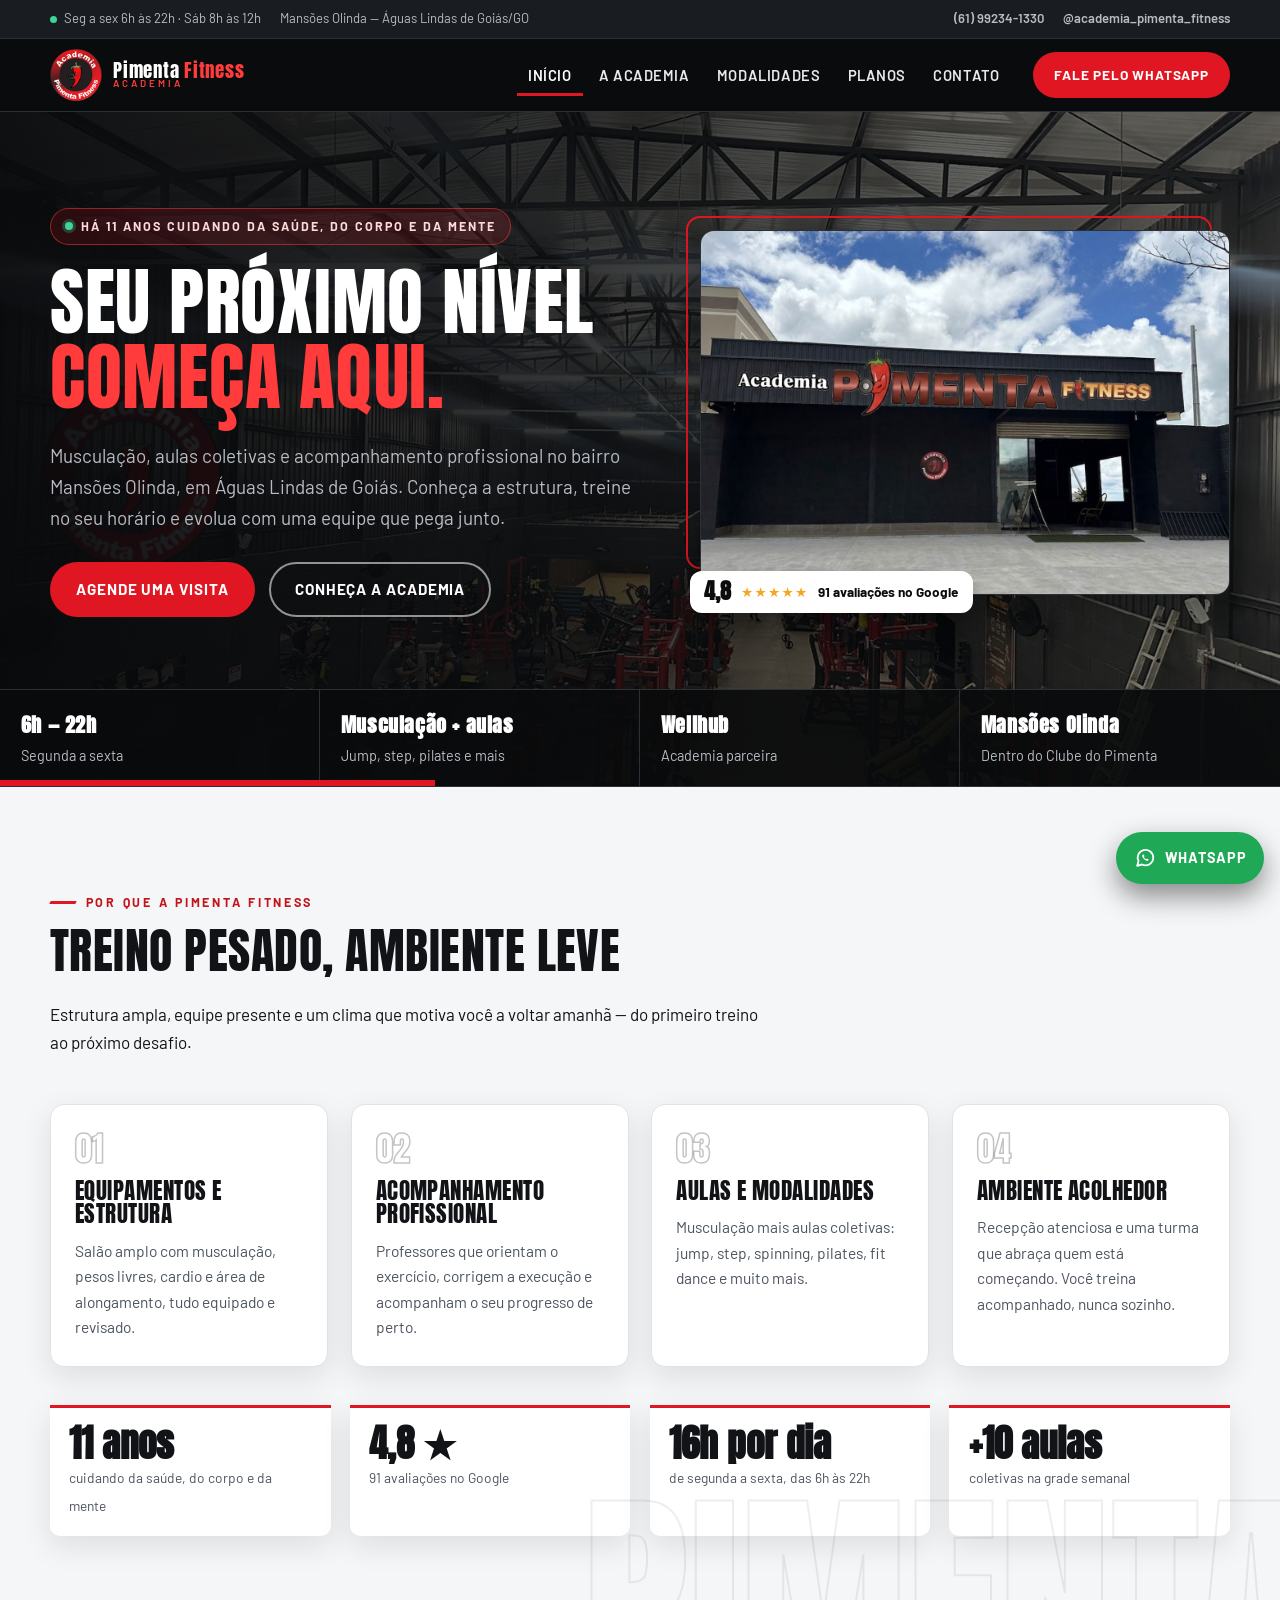
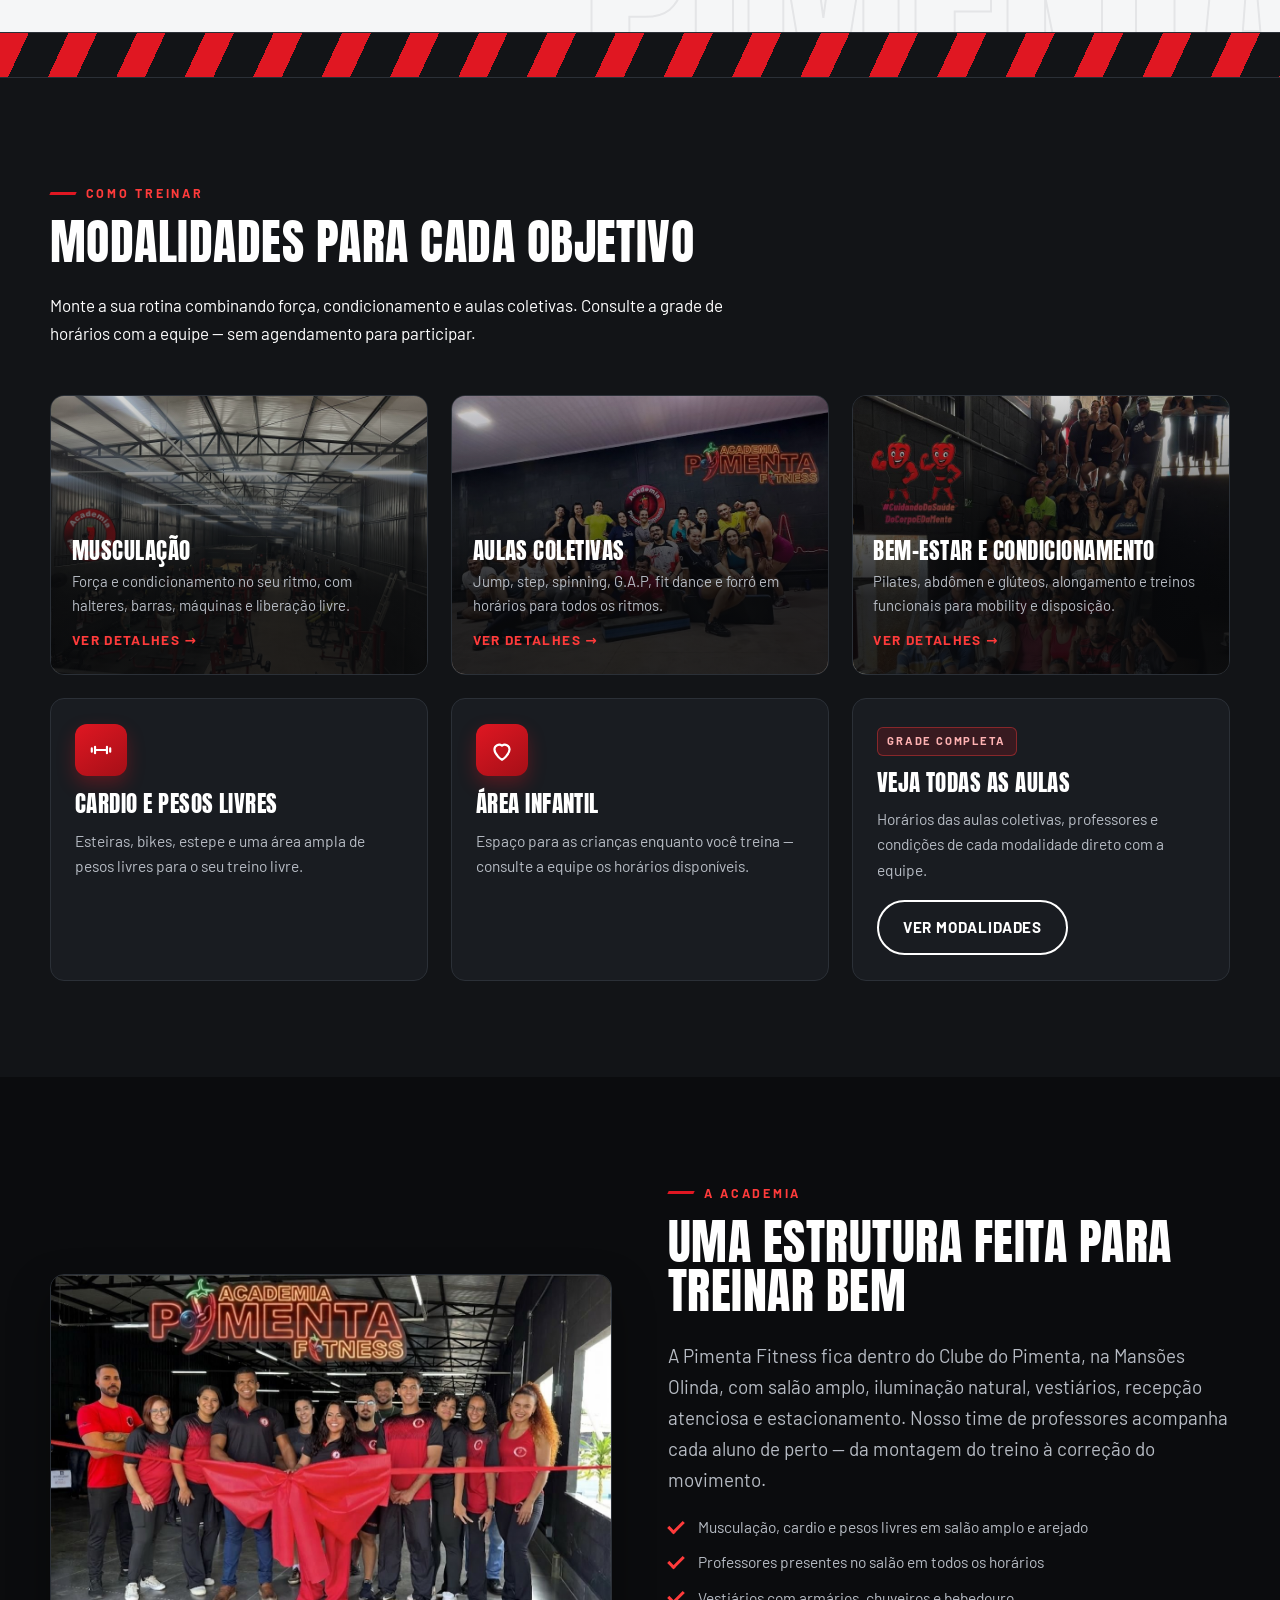
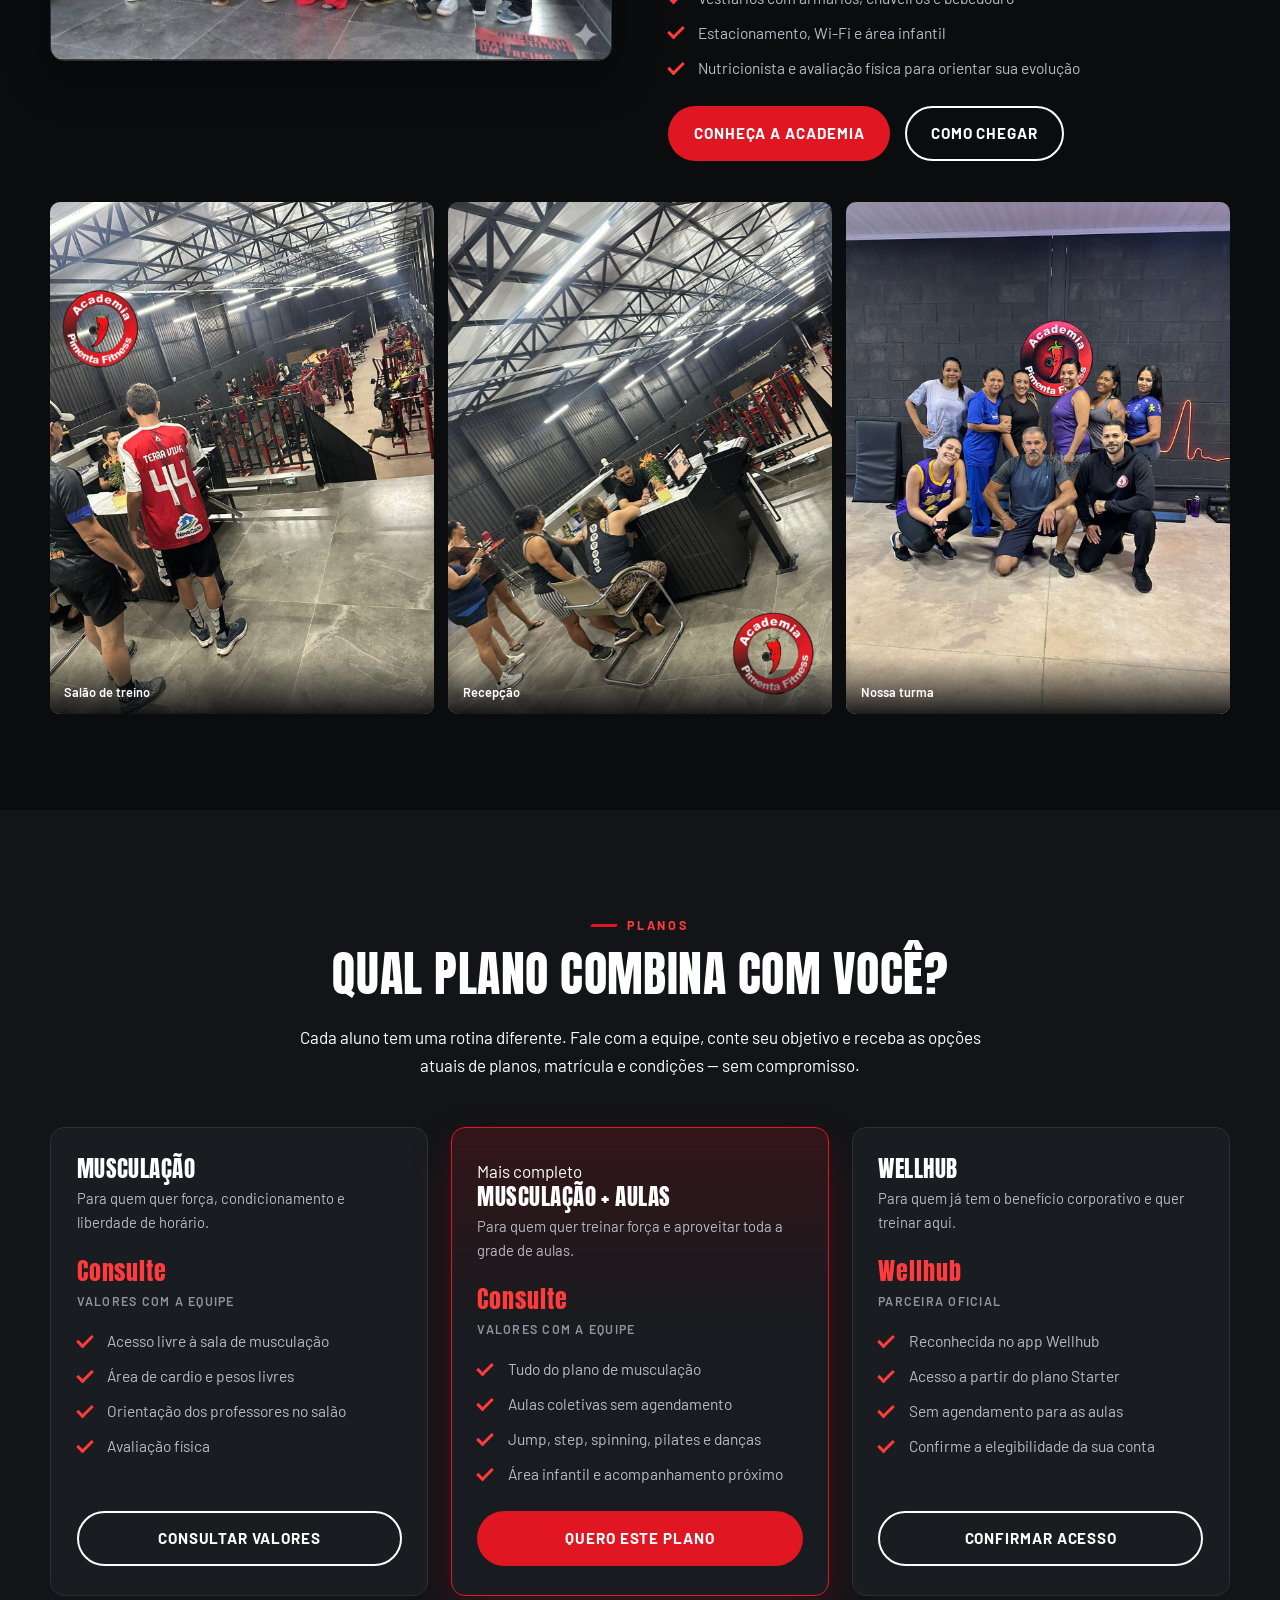
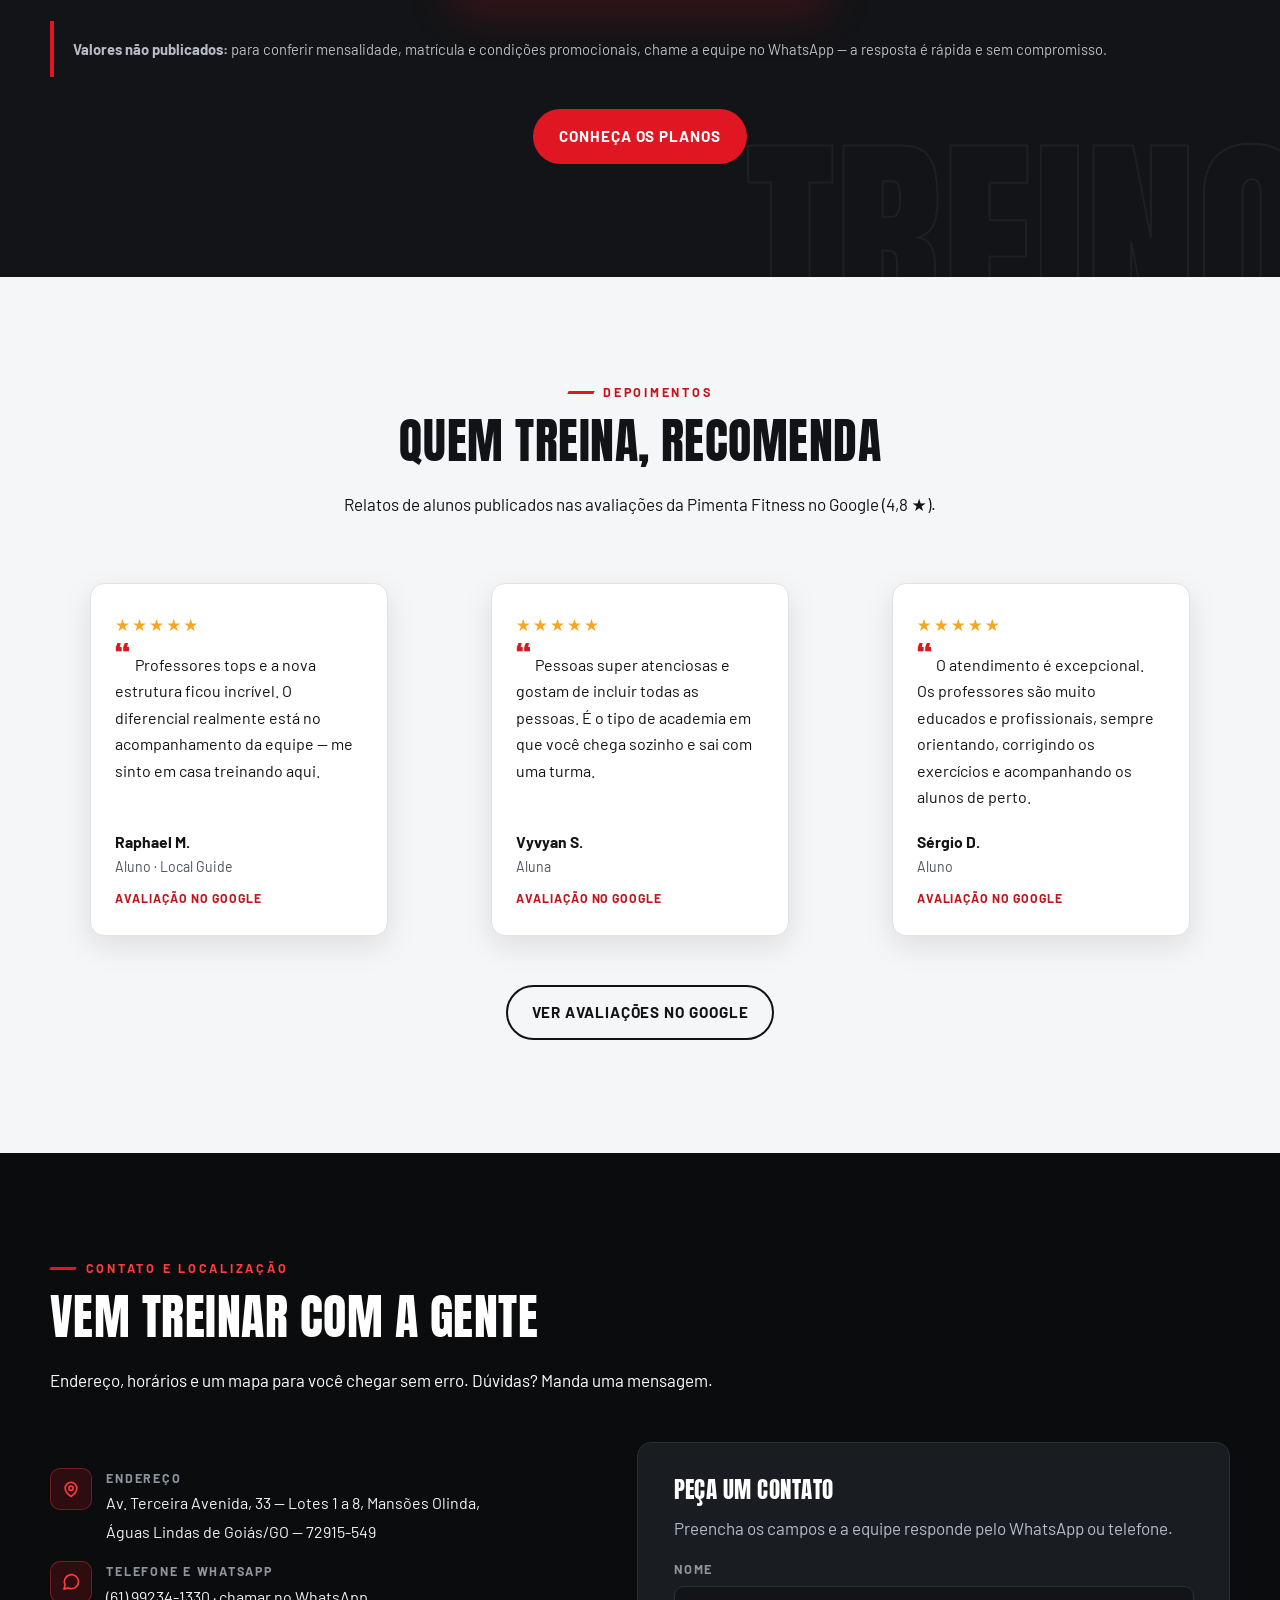
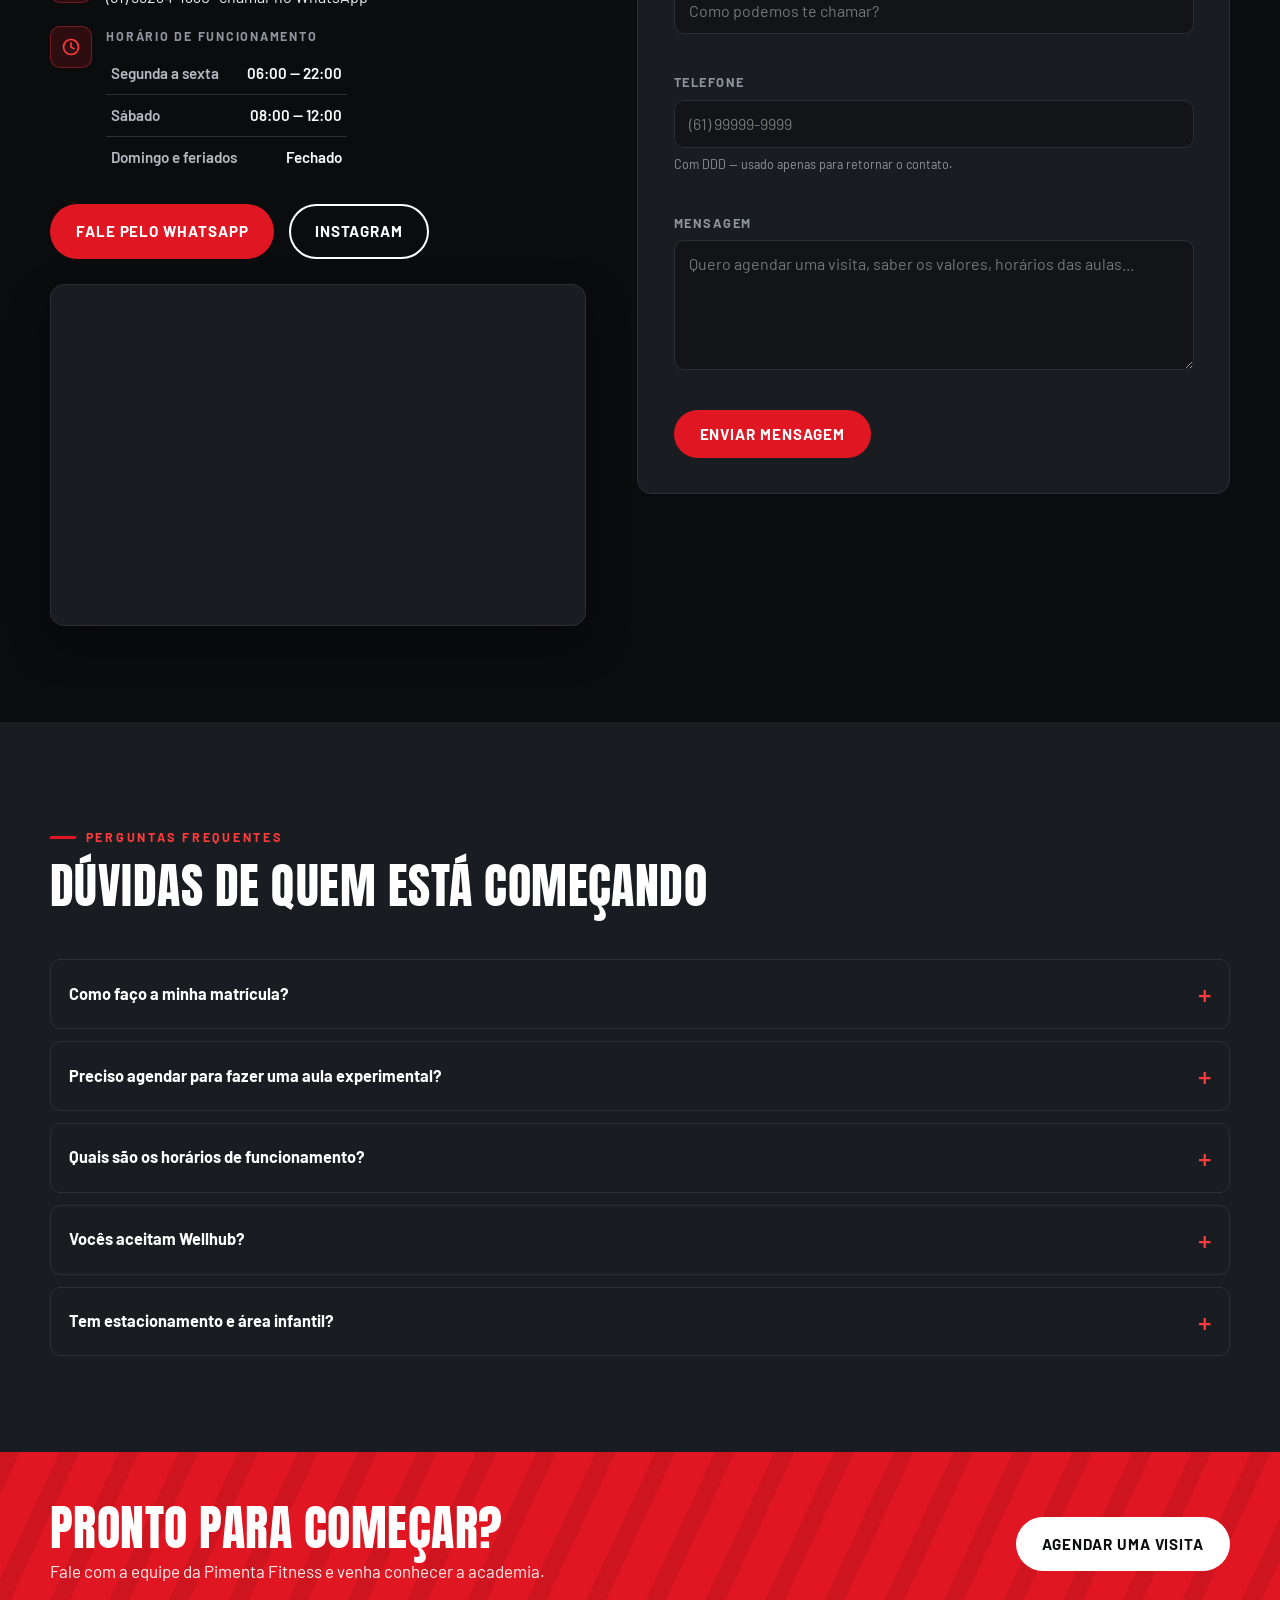
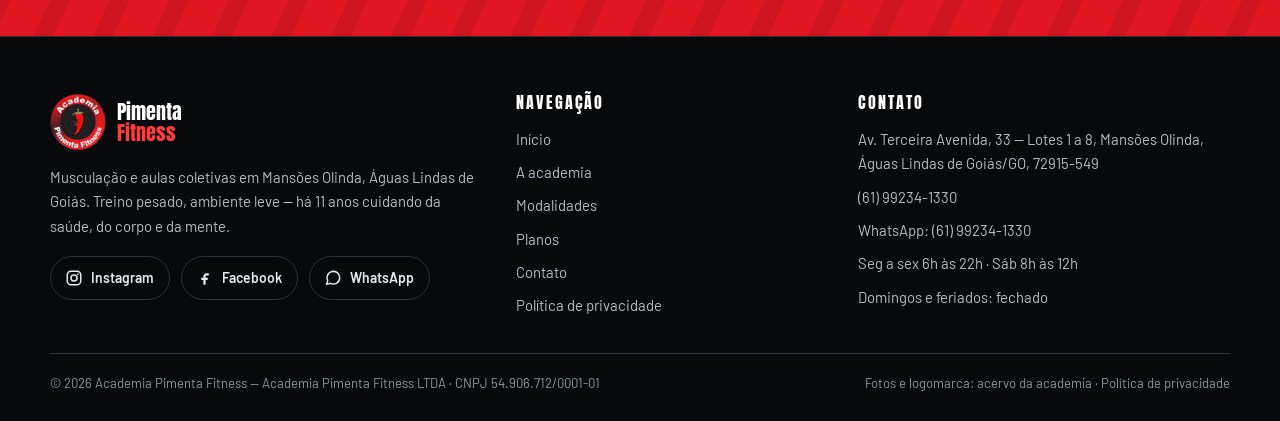
<file: index.html>
<!DOCTYPE html>
<html lang="pt-BR">
<head>
  <meta charset="UTF-8">
  <meta name="viewport" content="width=device-width, initial-scale=1.0">
  <title>Academia Pimenta Fitness — Musculação e aulas coletivas em Águas Lindas de Goiás</title>
  <meta name="description" content="Academia Pimenta Fitness em Mansões Olinda, Águas Lindas de Goiás: musculação, aulas coletivas, jump, step, pilates e acompanhamento profissional. Seg a sex das 6h às 22h. Fale pelo WhatsApp (61) 99234-1330.">
  <meta name="keywords" content="academia em águas lindas, musculação águas lindas, aulas coletivas mansões olinda, pimenta fitness, academia pimenta, gyms águas lindas de goiás">
  <meta name="theme-color" content="#0b0c0e">
  <meta name="robots" content="index, follow">
  <link rel="canonical" href="https://ddesites.github.io/pimenta-fitness/">

  <meta property="og:type" content="website">
  <meta property="og:locale" content="pt_BR">
  <meta property="og:site_name" content="Academia Pimenta Fitness">
  <meta property="og:title" content="Academia Pimenta Fitness — Seu próximo nível começa aqui">
  <meta property="og:description" content="Musculação, aulas coletivas e acompanhamento profissional em Mansões Olinda, Águas Lindas de Goiás. Conheça a Pimenta Fitness.">
  <meta property="og:image" content="img/og-image.jpg">
  <meta name="twitter:card" content="summary_large_image">
  <meta name="twitter:title" content="Academia Pimenta Fitness — Águas Lindas de Goiás">
  <meta name="twitter:description" content="Musculação, aulas coletivas e acompanhamento profissional. Seg a sex das 6h às 22h.">
  <meta name="twitter:image" content="img/og-image.jpg">

  <link rel="icon" href="img/favicon.png" type="image/png">
  <link rel="apple-touch-icon" href="img/favicon.png">
  <link rel="preconnect" href="https://fonts.googleapis.com">
  <link rel="preconnect" href="https://fonts.gstatic.com" crossorigin>
  <link href="https://fonts.googleapis.com/css2?family=Anton&family=Barlow:ital,wght@0,400;0,500;0,600;0,700;1,500&display=swap" rel="stylesheet">
  <link rel="stylesheet" href="css/styles.css">
  <script>document.documentElement.classList.add('js');</script>

  <script type="application/ld+json">
  {
    "@context": "https://schema.org",
    "@type": "HealthClub",
    "name": "Academia Pimenta Fitness",
    "image": "img/og-image.jpg",
    "url": "https://ddesites.github.io/pimenta-fitness/",
    "telephone": "+5561992341330",
    "priceRange": "$$",
    "address": {
      "@type": "PostalAddress",
      "streetAddress": "Av. Terceira Avenida, 33 — Lotes 1 a 8, Mansões Olinda",
      "addressLocality": "Águas Lindas de Goiás",
      "addressRegion": "GO",
      "postalCode": "72915-549",
      "addressCountry": "BR"
    },
    "geo": { "@type": "GeoCoordinates", "latitude": -15.7275361, "longitude": -48.2764846 },
    "openingHoursSpecification": [
      { "@type": "OpeningHoursSpecification", "dayOfWeek": ["Monday","Tuesday","Wednesday","Thursday","Friday"], "opens": "06:00", "closes": "22:00" },
      { "@type": "OpeningHoursSpecification", "dayOfWeek": "Saturday", "opens": "08:00", "closes": "12:00" }
    ],
    "aggregateRating": { "@type": "AggregateRating", "ratingValue": "4.8", "reviewCount": "91" },
    "sameAs": [
      "https://www.instagram.com/academia_pimenta_fitness/",
      "https://www.facebook.com/pimentafitness01"
    ]
  }
  </script>
</head>
<body>
  <a class="skip-link" href="#conteudo">Pular para o conteúdo</a>

  <!-- ======================= BARRA DE INFORMAÇÕES ======================= -->
  <div class="topbar">
    <div class="container">
      <ul>
        <li><span class="dot" aria-hidden="true"></span> Seg a sex 6h às 22h · Sáb 8h às 12h</li>
        <li>Mansões Olinda — Águas Lindas de Goiás/GO</li>
      </ul>
      <ul>
        <li><a href="tel:+5561992341330">(61) 99234-1330</a></li>
        <li><a href="https://www.instagram.com/academia_pimenta_fitness/" target="_blank" rel="noopener" data-track="instagram" data-label="topbar">@academia_pimenta_fitness</a></li>
      </ul>
    </div>
  </div>

  <!-- ======================= CABEÇALHO ======================= -->
  <header class="site-header">
    <div class="container header-inner">
      <a class="brand" href="index.html">
        <img src="img/logo.png" alt="Logo da Academia Pimenta Fitness" width="320" height="320">
        <span class="brand-name">Pimenta <span>Fitness</span>
          <span class="brand-sub">Academia</span>
        </span>
      </a>

      <button class="nav-toggle" type="button" aria-expanded="false" aria-controls="site-nav">
        <span class="bar"></span>
        <span class="bar"></span>
        <span class="bar"></span>
        <span class="visually-hidden">Abrir menu</span>
      </button>

      <nav id="site-nav" class="site-nav" aria-label="Navegação principal">
        <ul>
          <li><a class="nav-link" href="index.html" aria-current="page">Início</a></li>
          <li><a class="nav-link" href="academia.html">A academia</a></li>
          <li><a class="nav-link" href="modalidades.html">Modalidades</a></li>
          <li><a class="nav-link" href="planos.html">Planos</a></li>
          <li><a class="nav-link" href="contato.html">Contato</a></li>
        </ul>
        <a class="btn btn-red header-cta" href="https://wa.me/5561992341330?text=Ol%C3%A1%21%20Vim%20pelo%20site%20da%20Academia%20Pimenta%20Fitness%20e%20gostaria%20de%20mais%20informa%C3%A7%C3%B5es." target="_blank" rel="noopener" data-track="whatsapp" data-label="header">
          Fale pelo WhatsApp
        </a>
      </nav>
    </div>
  </header>

  <main id="conteudo">
    <!-- ======================= HERO ======================= -->
    <section class="hero">
      <div class="container hero-grid">
        <div class="hero-text reveal">
          <span class="hero-badge"><span class="dot" aria-hidden="true"></span> Há 11 anos cuidando da saúde, do corpo e da mente</span>
          <h1>Seu próximo nível <span class="accent">começa aqui.</span></h1>
          <p class="lead">
            Musculação, aulas coletivas e acompanhamento profissional no bairro Mansões Olinda,
            em Águas Lindas de Goiás. Conheça a estrutura, treine no seu horário e evolua com
            uma equipe que pega junto.
          </p>
          <div class="btn-row">
            <a class="btn btn-red" href="https://wa.me/5561992341330?text=Ol%C3%A1%21%20Vim%20pelo%20site%20da%20Academia%20Pimenta%20Fitness%20e%20gostaria%20de%20agendar%20uma%20visita." target="_blank" rel="noopener" data-track="whatsapp" data-label="hero-visita">Agende uma visita</a>
            <a class="btn btn-outline" href="academia.html" data-track="academia" data-label="hero">Conheça a academia</a>
          </div>
        </div>

        <figure class="hero-media reveal">
          <img src="img/fachada.jpg" alt="Fachada preta da Academia Pimenta Fitness com letreiro vermelho e o logo da pimenta" width="1290" height="885">
          <figcaption class="hero-rating">
            <strong>4,8</strong>
            <span class="stars" aria-hidden="true">★★★★★</span>
            <span>91 avaliações no Google</span>
          </figcaption>
        </figure>
      </div>

      <div class="hero-strip">
        <ul>
          <li><strong>6h — 22h</strong> Segunda a sexta</li>
          <li><strong>Musculação + aulas</strong> Jump, step, pilates e mais</li>
          <li><strong>Wellhub</strong> Academia parceira</li>
          <li><strong>Mansões Olinda</strong> Dentro do Clube do Pimenta</li>
        </ul>
      </div>
    </section>

    <!-- ======================= DIFERENCIAIS ======================= -->
    <section class="section section--paper watermark" data-mark="PIMENTA">
      <div class="container">
        <div class="section-head reveal">
          <span class="kicker">Por que a Pimenta Fitness</span>
          <h2>Treino pesado, ambiente leve</h2>
          <p>
            Estrutura ampla, equipe presente e um clima que motiva você a voltar amanhã —
            do primeiro treino ao próximo desafio.
          </p>
        </div>

        <div class="grid grid-4">
          <article class="card reveal">
            <span class="num">01</span>
            <h3>Equipamentos e estrutura</h3>
            <p>Salão amplo com musculação, pesos livres, cardio e área de alongamento, tudo equipado e revisado.</p>
          </article>
          <article class="card reveal">
            <span class="num">02</span>
            <h3>Acompanhamento profissional</h3>
            <p>Professores que orientam o exercício, corrigem a execução e acompanham o seu progresso de perto.</p>
          </article>
          <article class="card reveal">
            <span class="num">03</span>
            <h3>Aulas e modalidades</h3>
            <p>Musculação mais aulas coletivas: jump, step, spinning, pilates, fit dance e muito mais.</p>
          </article>
          <article class="card reveal">
            <span class="num">04</span>
            <h3>Ambiente acolhedor</h3>
            <p>Recepção atenciosa e uma turma que abraça quem está começando. Você treina acompanhado, nunca sozinho.</p>
          </article>
        </div>

        <div class="stats reveal">
          <div class="stat"><strong>11 anos</strong><span>cuidando da saúde, do corpo e da mente</span></div>
          <div class="stat"><strong>4,8 ★</strong><span>91 avaliações no Google</span></div>
          <div class="stat"><strong>16h por dia</strong><span>de segunda a sexta, das 6h às 22h</span></div>
          <div class="stat"><strong>+10 aulas</strong><span>coletivas na grade semanal</span></div>
        </div>
      </div>
    </section>

    <div class="stripes" aria-hidden="true"></div>

    <!-- ======================= MODALIDADES ======================= -->
    <section class="section section--dark2">
      <div class="container">
        <div class="section-head reveal">
          <span class="kicker">Como treinar</span>
          <h2>Modalidades para cada objetivo</h2>
          <p>
            Monte a sua rotina combinando força, condicionamento e aulas coletivas.
            Consulte a grade de horários com a equipe — sem agendamento para participar.
          </p>
        </div>

        <div class="grid grid-3">
          <a class="mod-card reveal" href="modalidades.html#musculacao">
            <img src="img/hero.jpg" alt="Salão de musculação da Pimenta Fitness visto de cima, com máquinas vermelhas" width="1600" height="1200" loading="lazy">
            <span class="mod-body">
              <h3>Musculação</h3>
              <p>Força e condicionamento no seu ritmo, com halteres, barras, máquinas e liberação livre.</p>
              <span class="mod-link">Ver detalhes →</span>
            </span>
          </a>

          <a class="mod-card reveal" href="modalidades.html#aulas">
            <img src="img/aulas.jpg" alt="Turma em aula coletiva com steps na frente do letreiro da Pimenta Fitness" width="900" height="655" loading="lazy">
            <span class="mod-body">
              <h3>Aulas coletivas</h3>
              <p>Jump, step, spinning, G.A.P, fit dance e forró em horários para todos os ritmos.</p>
              <span class="mod-link">Ver detalhes →</span>
            </span>
          </a>

          <a class="mod-card reveal" href="modalidades.html#bem-estar">
            <img src="img/turma.jpg" alt="Alunos e professores da Pimenta Fitness posando na escada da academia" width="900" height="1380" loading="lazy">
            <span class="mod-body">
              <h3>Bem-estar e condicionamento</h3>
              <p>Pilates, abdômen e glúteos, alongamento e treinos funcionais para mobility e disposição.</p>
              <span class="mod-link">Ver detalhes →</span>
            </span>
          </a>

          <article class="card reveal">
            <span class="mod-icon" aria-hidden="true">
              <svg viewBox="0 0 24 24" fill="none" stroke="currentColor" stroke-width="2" stroke-linecap="round"><path d="M6.5 9v6M3.5 10.5v3M17.5 9v6M20.5 10.5v3M6.5 12h11"/></svg>
            </span>
            <h3>Cardio e pesos livres</h3>
            <p>Esteiras, bikes, estepe e uma área ampla de pesos livres para o seu treino livre.</p>
          </article>

          <article class="card reveal">
            <span class="mod-icon" aria-hidden="true">
              <svg viewBox="0 0 24 24" fill="none" stroke="currentColor" stroke-width="2" stroke-linecap="round" stroke-linejoin="round"><path d="M12 21s-7-4.4-7-9.6A4.4 4.4 0 0 1 12 8a4.4 4.4 0 0 1 7 3.4C19 16.6 12 21 12 21z"/></svg>
            </span>
            <h3>Área infantil</h3>
            <p>Espaço para as crianças enquanto você treina — consulte a equipe os horários disponíveis.</p>
          </article>

          <article class="card reveal">
            <span class="tag">Grade completa</span>
            <h3>Veja todas as aulas</h3>
            <p>Horários das aulas coletivas, professores e condições de cada modalidade direto com a equipe.</p>
            <a class="btn btn-ghost" href="modalidades.html">Ver modalidades</a>
          </article>
        </div>
      </div>
    </section>

    <!-- ======================= A ACADEMIA ======================= -->
    <section class="section">
      <div class="container split">
        <div class="split--media reveal">
          <img src="img/equipe.jpg" alt="Equipe de professores e recepção da Academia Pimenta Fitness na solenidade de inauguração" width="1234" height="848" loading="lazy">
        </div>
        <div class="reveal">
          <span class="kicker">A academia</span>
          <h2>Uma estrutura feita para treinar bem</h2>
          <p class="lead">
            A Pimenta Fitness fica dentro do Clube do Pimenta, na Mansões Olinda, com salão
            amplo, iluminação natural, vestiários, recepção atenciosa e estacionamento.
            Nosso time de professores acompanha cada aluno de perto — da montagem do treino
            à correção do movimento.
          </p>
          <ul class="check-list">
            <li>Musculação, cardio e pesos livres em salão amplo e arejado</li>
            <li>Professores presentes no salão em todos os horários</li>
            <li>Vestiários com armários, chuveiros e bebedouro</li>
            <li>Estacionamento, Wi-Fi e área infantil</li>
            <li>Nutricionista e avaliação física para orientar sua evolução</li>
          </ul>
          <div class="btn-row" style="margin-top:1.6rem">
            <a class="btn btn-red" href="academia.html">Conheça a academia</a>
            <a class="btn btn-ghost" href="https://www.google.com/maps?q=Pimenta+Fitness,+Av.+Terceira+Avenida,+33+-+Mans%C3%B5es+Olinda,+%C3%81guas+Lindas+de+Goi%C3%A1s+-+GO,+72915-549" target="_blank" rel="noopener" data-track="mapa" data-label="academia">Como chegar</a>
          </div>
        </div>
      </div>

      <div class="container" style="margin-top:2.6rem">
        <div class="photo-grid photo-grid--3 reveal">
          <figure class="is-portrait">
            <img src="img/mezanino.jpg" alt="Vista do mezanino da Pimenta Fitness sobre o salão de treino" width="1200" height="1540" loading="lazy">
            <figcaption>Salão de treino</figcaption>
          </figure>
          <figure class="is-portrait">
            <img src="img/recepcao.jpg" alt="Recepção da Pimenta Fitness com balcão de atendimento" width="1100" height="1467" loading="lazy">
            <figcaption>Recepção</figcaption>
          </figure>
          <figure class="is-portrait">
            <img src="img/alunos.jpg" alt="Alunos da Pimenta Fitness em grupo em frente ao logo da academia" width="1100" height="1467" loading="lazy">
            <figcaption>Nossa turma</figcaption>
          </figure>
        </div>
      </div>
    </section>

    <!-- ======================= PLANOS ======================= -->
    <section class="section section--dark2 watermark" data-mark="TREINO">
      <div class="container">
        <div class="section-head section-head--center reveal">
          <span class="kicker">Planos</span>
          <h2>Qual plano combina com você?</h2>
          <p>
            Cada aluno tem uma rotina diferente. Fale com a equipe, conte seu objetivo e
            receba as opções atuais de planos, matrícula e condições — sem compromisso.
          </p>
        </div>

        <div class="plan-grid">
          <article class="plan-card reveal">
            <h3>Musculação</h3>
            <p class="plan-for">Para quem quer força, condicionamento e liberdade de horário.</p>
            <p class="plan-price">Consulte<small>valores com a equipe</small></p>
            <ul class="check-list">
              <li>Acesso livre à sala de musculação</li>
              <li>Área de cardio e pesos livres</li>
              <li>Orientação dos professores no salão</li>
              <li>Avaliação física</li>
            </ul>
            <a class="btn btn-ghost" href="https://wa.me/5561992341330?text=Ol%C3%A1%21%20Vim%20pelo%20site%20da%20Academia%20Pimenta%20Fitness%20e%20quero%20saber%20os%20valores%20do%20plano%20de%20muscula%C3%A7%C3%A3o." target="_blank" rel="noopener" data-track="whatsapp" data-label="plano-musculacao">Consultar valores</a>
          </article>

          <article class="plan-card is-featured reveal">
            <span class="tag">Mais completo</span>
            <h3>Musculação + aulas</h3>
            <p class="plan-for">Para quem quer treinar força e aproveitar toda a grade de aulas.</p>
            <p class="plan-price">Consulte<small>valores com a equipe</small></p>
            <ul class="check-list">
              <li>Tudo do plano de musculação</li>
              <li>Aulas coletivas sem agendamento</li>
              <li>Jump, step, spinning, pilates e danças</li>
              <li>Área infantil e acompanhamento próximo</li>
            </ul>
            <a class="btn btn-red" href="https://wa.me/5561992341330?text=Ol%C3%A1%21%20Vim%20pelo%20site%20da%20Academia%20Pimenta%20Fitness%20e%20quero%20saber%20os%20valores%20do%20plano%20com%20aulas%20coletivas." target="_blank" rel="noopener" data-track="whatsapp" data-label="plano-completo">Quero este plano</a>
          </article>

          <article class="plan-card reveal">
            <h3>Wellhub</h3>
            <p class="plan-for">Para quem já tem o benefício corporativo e quer treinar aqui.</p>
            <p class="plan-price">Wellhub<small>parceira oficial</small></p>
            <ul class="check-list">
              <li>Reconhecida no app Wellhub</li>
              <li>Acesso a partir do plano Starter</li>
              <li>Sem agendamento para as aulas</li>
              <li>Confirme a elegibilidade da sua conta</li>
            </ul>
            <a class="btn btn-ghost" href="https://wa.me/5561992341330?text=Ol%C3%A1%21%20Vim%20pelo%20site%20da%20Academia%20Pimenta%20Fitness%20e%20quero%20confirmar%20meu%20acesso%20pelo%20Wellhub." target="_blank" rel="noopener" data-track="whatsapp" data-label="plano-wellhub">Confirmar acesso</a>
          </article>
        </div>

        <p class="plan-note reveal">
          <strong>Valores não publicados:</strong> para conferir mensalidade, matrícula e
          condições promocionais, chame a equipe no WhatsApp — a resposta é rápida e sem compromisso.
        </p>

        <p class="center reveal" style="margin-top:2rem">
          <a class="btn btn-red" href="planos.html">Conheça os planos</a>
        </p>
      </div>
    </section>

    <!-- ======================= DEPOIMENTOS ======================= -->
    <section class="section section--paper">
      <div class="container">
        <div class="section-head section-head--center reveal">
          <span class="kicker">Depoimentos</span>
          <h2>Quem treina, recomenda</h2>
          <p>Relatos de alunos publicados nas avaliações da Pimenta Fitness no Google (4,8 ★).</p>
        </div>

        <div class="quotes">
          <figure class="quote reveal">
            <div class="stars" role="img" aria-label="Avaliação 5 de 5 estrelas">★★★★★</div>
            <blockquote>
              Professores tops e a nova estrutura ficou incrível. O diferencial realmente está
              no acompanhamento da equipe — me sinto em casa treinando aqui.
            </blockquote>
            <figcaption>
              <strong>Raphael M.</strong>
              Aluno · Local Guide
              <span class="source">Avaliação no Google</span>
            </figcaption>
          </figure>

          <figure class="quote reveal">
            <div class="stars" role="img" aria-label="Avaliação 5 de 5 estrelas">★★★★★</div>
            <blockquote>
              Pessoas super atenciosas e gostam de incluir todas as pessoas. É o tipo de academia
              em que você chega sozinho e sai com uma turma.
            </blockquote>
            <figcaption>
              <strong>Vyvyan S.</strong>
              Aluna
              <span class="source">Avaliação no Google</span>
            </figcaption>
          </figure>

          <figure class="quote reveal">
            <div class="stars" role="img" aria-label="Avaliação 5 de 5 estrelas">★★★★★</div>
            <blockquote>
              O atendimento é excepcional. Os professores são muito educados e profissionais,
              sempre orientando, corrigindo os exercícios e acompanhando os alunos de perto.
            </blockquote>
            <figcaption>
              <strong>Sérgio D.</strong>
              Aluno
              <span class="source">Avaliação no Google</span>
            </figcaption>
          </figure>
        </div>

        <p class="center reveal" style="margin-top:2rem">
          <a class="btn btn-ghost" href="https://www.google.com/maps?q=Pimenta+Fitness,+Av.+Terceira+Avenida,+33+-+Mans%C3%B5es+Olinda,+%C3%81guas+Lindas+de+Goi%C3%A1s+-+GO,+72915-549" target="_blank" rel="noopener" data-track="avaliacoes" data-label="depoimentos">Ver avaliações no Google</a>
        </p>
      </div>
    </section>

    <!-- ======================= CONTATO E LOCALIZAÇÃO ======================= -->
    <section class="section" id="contato">
      <div class="container">
        <div class="section-head reveal">
          <span class="kicker">Contato e localização</span>
          <h2>Vem treinar com a gente</h2>
          <p>Endereço, horários e um mapa para você chegar sem erro. Dúvidas? Manda uma mensagem.</p>
        </div>

        <div class="contact-grid">
          <div class="reveal">
            <ul class="info-list">
              <li>
                <span class="ico" aria-hidden="true"><svg viewBox="0 0 24 24" fill="none" stroke="currentColor" stroke-width="2" stroke-linecap="round" stroke-linejoin="round"><path d="M12 21s-7-5.2-7-10a7 7 0 1 1 14 0c0 4.8-7 10-7 10z"/><circle cx="12" cy="11" r="2.5"/></svg></span>
                <div>
                  <strong>Endereço</strong>
                  <span>Av. Terceira Avenida, 33 — Lotes 1 a 8, Mansões Olinda,<br>Águas Lindas de Goiás/GO — 72915-549</span>
                </div>
              </li>
              <li>
                <span class="ico" aria-hidden="true"><svg viewBox="0 0 24 24" fill="none" stroke="currentColor" stroke-width="2" stroke-linecap="round" stroke-linejoin="round"><path d="M21 11.5a8.5 8.5 0 0 1-12.3 7.6L3.5 20.5l1.4-5A8.5 8.5 0 1 1 21 11.5z"/></svg></span>
                <div>
                  <strong>Telefone e WhatsApp</strong>
                  <span><a href="tel:+5561992341330">(61) 99234-1330</a> · <a href="https://wa.me/5561992341330" target="_blank" rel="noopener" data-track="whatsapp" data-label="contato-info">chamar no WhatsApp</a></span>
                </div>
              </li>
              <li>
                <span class="ico" aria-hidden="true"><svg viewBox="0 0 24 24" fill="none" stroke="currentColor" stroke-width="2" stroke-linecap="round"><circle cx="12" cy="12" r="9"/><path d="M12 7v5l3.5 2"/></svg></span>
                <div>
                  <strong>Horário de funcionamento</strong>
                  <table class="hours-table">
                    <tbody>
                      <tr><th scope="row">Segunda a sexta</th><td>06:00 — 22:00</td></tr>
                      <tr><th scope="row">Sábado</th><td>08:00 — 12:00</td></tr>
                      <tr><th scope="row">Domingo e feriados</th><td>Fechado</td></tr>
                    </tbody>
                  </table>
                </div>
              </li>
            </ul>

            <div class="btn-row">
              <a class="btn btn-red" href="https://wa.me/5561992341330?text=Ol%C3%A1%21%20Vim%20pelo%20site%20da%20Academia%20Pimenta%20Fitness%20e%20gostaria%20de%20mais%20informa%C3%A7%C3%B5es." target="_blank" rel="noopener" data-track="whatsapp" data-label="contato">Fale pelo WhatsApp</a>
              <a class="btn btn-ghost" href="https://www.instagram.com/academia_pimenta_fitness/" target="_blank" rel="noopener" data-track="instagram" data-label="contato">Instagram</a>
            </div>

            <div class="map-wrap" style="margin-top:1.6rem">
              <iframe src="https://www.google.com/maps?q=-15.7275361,-48.2764846&hl=pt-BR&z=16&output=embed" title="Mapa da localização da Academia Pimenta Fitness em Mansões Olinda, Águas Lindas de Goiás" loading="lazy" referrerpolicy="no-referrer-when-downgrade"></iframe>
            </div>
          </div>

          <div class="form-card reveal">
            <h3>Peça um contato</h3>
            <p style="color:var(--muted)">Preencha os campos e a equipe responde pelo WhatsApp ou telefone.</p>

            <form data-contact-form novalidate>
              <div class="form-grid">
                <div class="field full">
                  <label for="nome">Nome</label>
                  <input id="nome" name="nome" type="text" autocomplete="name" placeholder="Como podemos te chamar?" required>
                  <span class="error" aria-live="polite"></span>
                </div>
                <div class="field full">
                  <label for="telefone">Telefone</label>
                  <input id="telefone" name="telefone" type="tel" inputmode="tel" autocomplete="tel" placeholder="(61) 99999-9999" required>
                  <span class="hint">Com DDD — usado apenas para retornar o contato.</span>
                  <span class="error" aria-live="polite"></span>
                </div>
                <div class="field full">
                  <label for="mensagem">Mensagem</label>
                  <textarea id="mensagem" name="mensagem" placeholder="Quero agendar uma visita, saber os valores, horários das aulas..." required></textarea>
                  <span class="error" aria-live="polite"></span>
                </div>
              </div>

              <button class="btn btn-red" type="submit" style="margin-top:1.2rem">Enviar mensagem</button>

              <p class="form-status"><span class="dot" aria-hidden="true"></span>
                Mensagem registrada! Obrigado pelo contato — a equipe da Pimenta Fitness responde em breve.
                Se preferir, chame agora no WhatsApp.
              </p>
            </form>
          </div>
        </div>
      </div>
    </section>

    <!-- ======================= FAQ ======================= -->
    <section class="section section--dark3">
      <div class="container">
        <div class="section-head reveal">
          <span class="kicker">Perguntas frequentes</span>
          <h2>Dúvidas de quem está começando</h2>
        </div>

        <div class="faq reveal">
          <details>
            <summary>Como faço a minha matrícula?</summary>
            <p>É simples: chame no WhatsApp ou venha até a recepção da academia. A equipe explica os planos, a documentação necessária e já agenda o seu primeiro treino.</p>
          </details>
          <details>
            <summary>Preciso agendar para fazer uma aula experimental?</summary>
            <p>Não é necessário agendar para participar das atividades. Entre em contato antes para conferir os horários das aulas e chegar com antecedência na primeira vez.</p>
          </details>
          <details>
            <summary>Quais são os horários de funcionamento?</summary>
            <p>De segunda a sexta das 06h às 22h e aos sábados das 08h às 12h. Domingos e feriados a academia fica fechada — em feriados especiais, confirme pelo WhatsApp.</p>
          </details>
          <details>
            <summary>Vocês aceitam Wellhub?</summary>
            <p>Sim. A Pimenta Fitness é academia parceira do Wellhub, com acesso a partir do plano Starter. Confirme a elegibilidade da sua conta com a equipe antes da matrícula.</p>
          </details>
          <details>
            <summary>Tem estacionamento e área infantil?</summary>
            <p>Tem. O espaço conta com estacionamento, área infantil, vestiários com armários, chuveiros, bebedouro e Wi-Fi. Detalhes na visita: a equipe mostra tudo.</p>
          </details>
        </div>
      </div>
    </section>

    <!-- ======================= CTA ======================= -->
    <section class="cta-band">
      <div class="container">
        <div>
          <h2>Pronto para começar?</h2>
          <p>Fale com a equipe da Pimenta Fitness e venha conhecer a academia.</p>
        </div>
        <a class="btn btn-light" href="https://wa.me/5561992341330?text=Ol%C3%A1%21%20Vim%20pelo%20site%20da%20Academia%20Pimenta%20Fitness%20e%20gostaria%20de%20agendar%20uma%20visita." target="_blank" rel="noopener" data-track="whatsapp" data-label="cta-index">
          Agendar uma visita
        </a>
      </div>
    </section>
  </main>

  <!-- ======================= RODAPÉ ======================= -->
  <footer class="site-footer">
    <div class="container">
      <div class="footer-grid">
        <div>
          <div class="footer-logo">
            <img src="img/logo.png" alt="Logo da Academia Pimenta Fitness" width="320" height="320">
            <span>Pimenta <em>Fitness</em></span>
          </div>
          <p>
            Musculação e aulas coletivas em Mansões Olinda, Águas Lindas de Goiás.
            Treino pesado, ambiente leve — há 11 anos cuidando da saúde, do corpo e da mente.
          </p>
          <div class="socials">
            <a href="https://www.instagram.com/academia_pimenta_fitness/" target="_blank" rel="noopener" data-track="instagram" data-label="footer">
              <svg width="18" height="18" viewBox="0 0 24 24" fill="none" stroke="currentColor" stroke-width="2" aria-hidden="true"><rect x="3" y="3" width="18" height="18" rx="5"/><circle cx="12" cy="12" r="4"/><circle cx="17.2" cy="6.8" r="1.2" fill="currentColor" stroke="none"/></svg>
              Instagram
            </a>
            <a href="https://www.facebook.com/pimentafitness01" target="_blank" rel="noopener" data-track="facebook" data-label="footer">
              <svg width="18" height="18" viewBox="0 0 24 24" fill="currentColor" aria-hidden="true"><path d="M14 8.5h3V5.6h-3c-2.3 0-4.2 1.9-4.2 4.2v1.9H7v2.9h2.8V21h3v-6.4h2.6l.5-2.9h-3.1V9.8c0-.7.6-1.3 1.2-1.3z"/></svg>
              Facebook
            </a>
            <a href="https://wa.me/5561992341330" target="_blank" rel="noopener" data-track="whatsapp" data-label="footer">
              <svg width="18" height="18" viewBox="0 0 24 24" fill="none" stroke="currentColor" stroke-width="2" stroke-linecap="round" stroke-linejoin="round" aria-hidden="true"><path d="M21 11.5a8.5 8.5 0 0 1-12.3 7.6L3.5 20.5l1.4-5A8.5 8.5 0 1 1 21 11.5z"/></svg>
              WhatsApp
            </a>
          </div>
        </div>

        <nav aria-label="Links do rodapé">
          <h3>Navegação</h3>
          <ul>
            <li><a href="index.html">Início</a></li>
            <li><a href="academia.html">A academia</a></li>
            <li><a href="modalidades.html">Modalidades</a></li>
            <li><a href="planos.html">Planos</a></li>
            <li><a href="contato.html">Contato</a></li>
            <li><a href="privacidade.html">Política de privacidade</a></li>
          </ul>
        </nav>

        <div>
          <h3>Contato</h3>
          <ul>
            <li>Av. Terceira Avenida, 33 — Lotes 1 a 8, Mansões Olinda, Águas Lindas de Goiás/GO, 72915-549</li>
            <li><a href="tel:+5561992341330">(61) 99234-1330</a></li>
            <li>WhatsApp: <a href="https://wa.me/5561992341330" target="_blank" rel="noopener">(61) 99234-1330</a></li>
            <li>Seg a sex 6h às 22h · Sáb 8h às 12h</li>
            <li>Domingos e feriados: fechado</li>
          </ul>
        </div>
      </div>

      <div class="footer-bottom">
        <span>© <span data-year>2026</span> Academia Pimenta Fitness — Academia Pimenta Fitness LTDA · CNPJ 54.906.712/0001-01</span>
        <span>Fotos e logomarca: acervo da academia · <a href="privacidade.html">Política de privacidade</a></span>
      </div>
    </div>
  </footer>

  <a class="float-wa" href="https://wa.me/5561992341330?text=Ol%C3%A1%21%20Vim%20pelo%20site%20da%20Academia%20Pimenta%20Fitness%20e%20gostaria%20de%20mais%20informa%C3%A7%C3%B5es." target="_blank" rel="noopener" aria-label="Falar no WhatsApp" data-track="whatsapp" data-label="flutuante">
    <svg viewBox="0 0 24 24" fill="none" stroke="currentColor" stroke-width="2" stroke-linecap="round" stroke-linejoin="round" aria-hidden="true"><path d="M21 11.5a8.5 8.5 0 0 1-12.3 7.6L3.5 20.5l1.4-5A8.5 8.5 0 1 1 21 11.5z"/><path d="M8.8 9.2c.3 2.6 3.4 5.7 6 6l1.2-1.5-1.9-1.1-1 .8c-.9-.5-1.9-1.5-2.4-2.4l.8-1L10.3 8l-1.5 1.2z" fill="currentColor" stroke="none"/></svg>
    <span>WhatsApp</span>
  </a>

  <script src="js/main.js"></script>
</body>
</html>
</file>
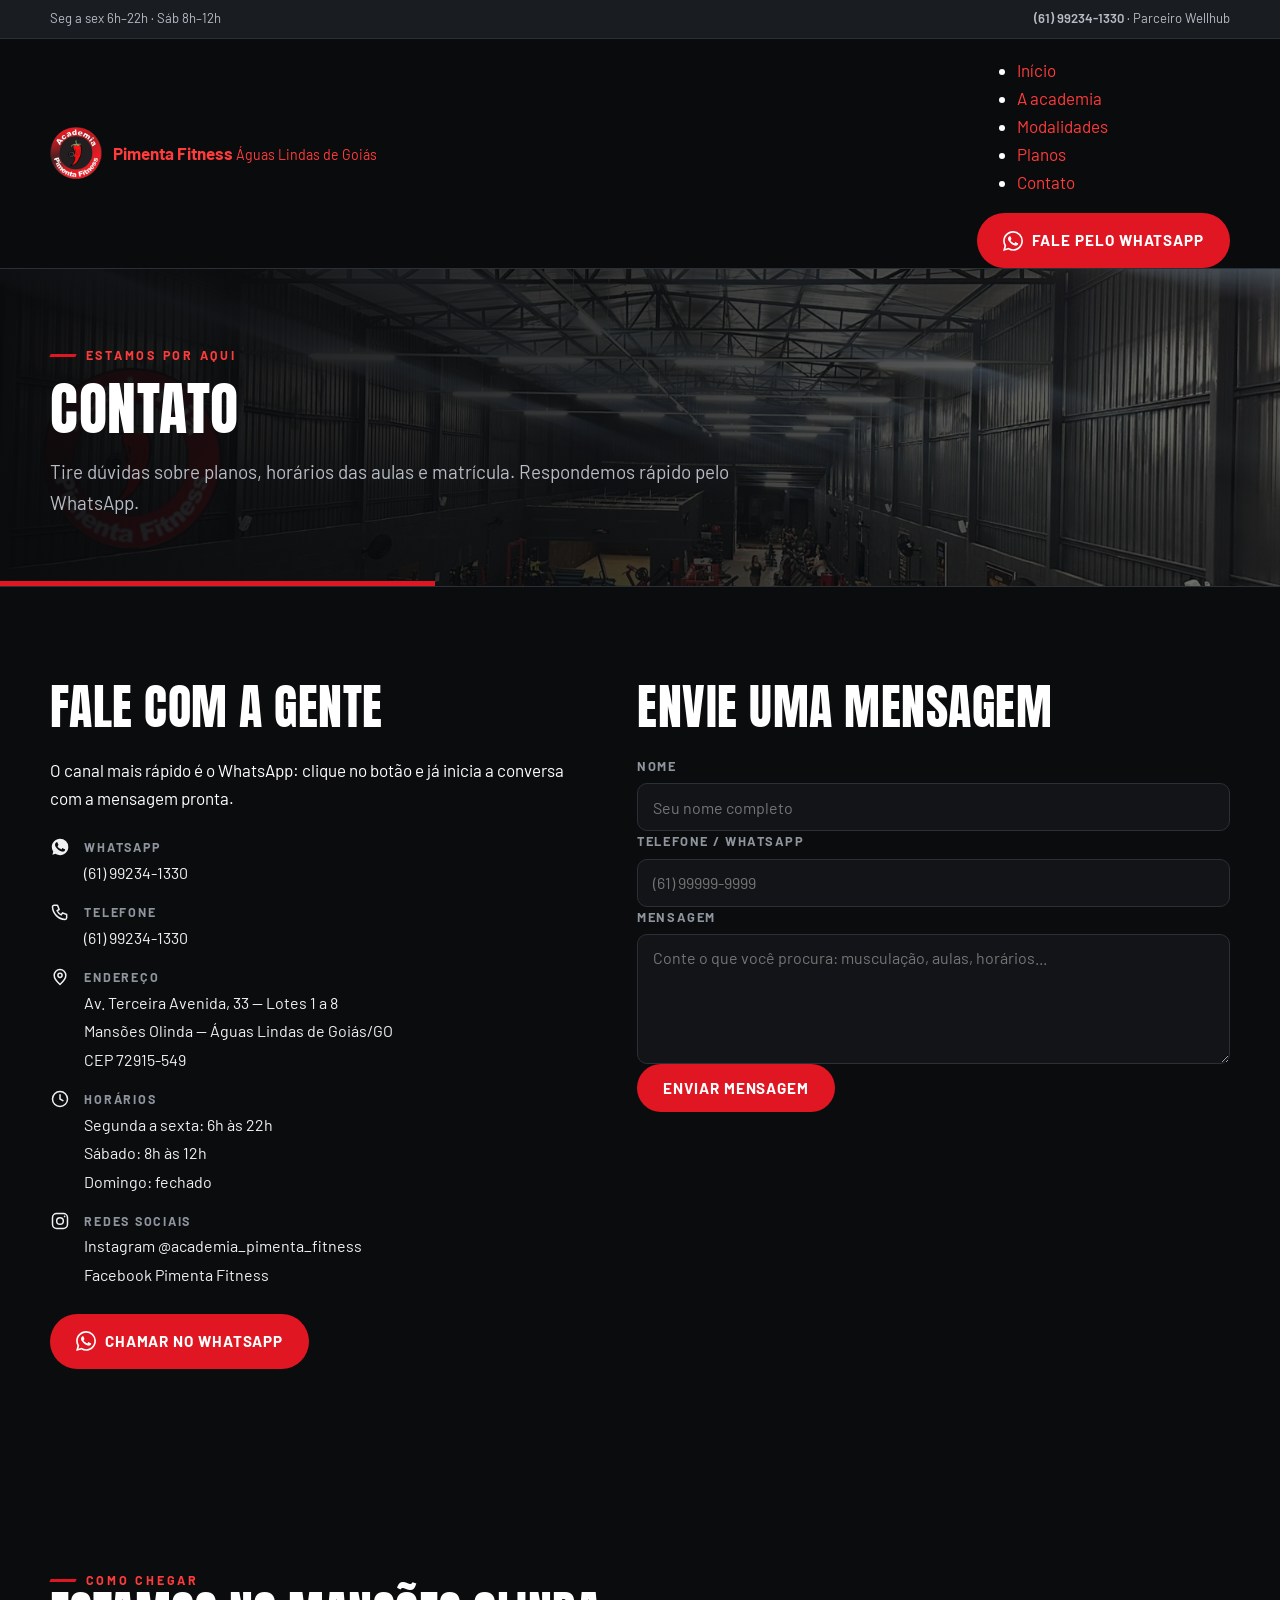
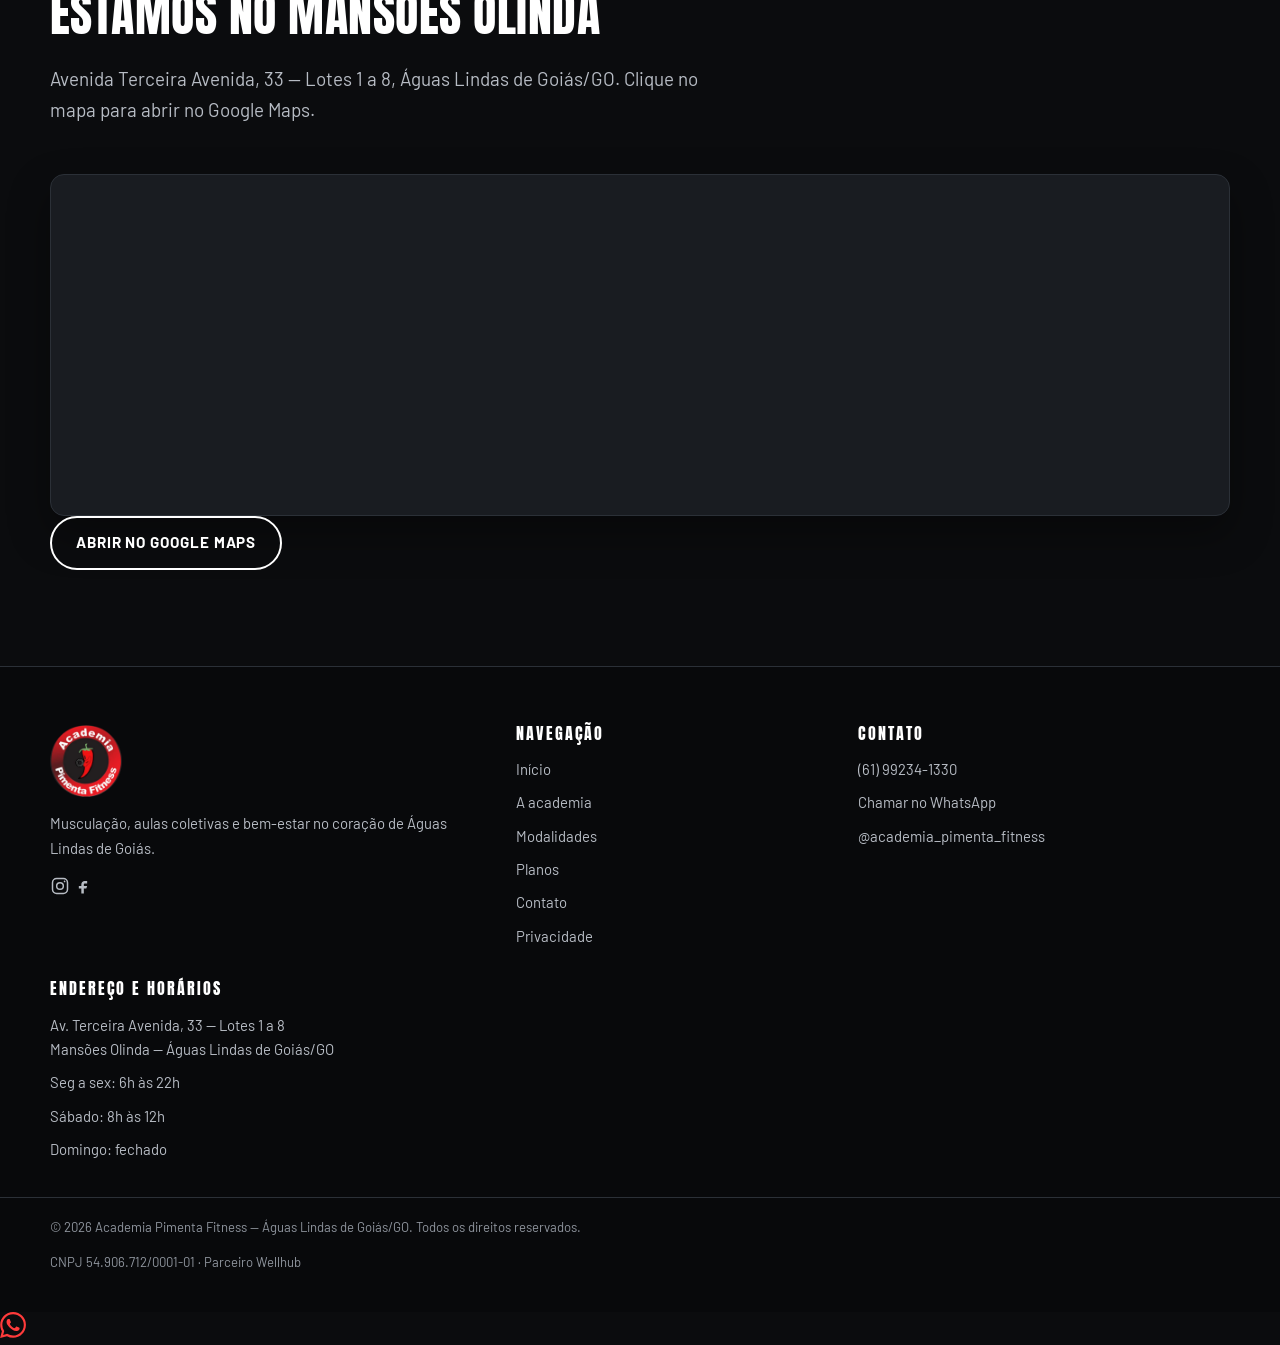
<file: contato.html>
<!DOCTYPE html>
<html lang="pt-BR">
<head>
  <meta charset="UTF-8">
  <meta name="viewport" content="width=device-width, initial-scale=1">
  <title>Contato e Localização — Academia Pimenta Fitness</title>
  <meta name="description" content="Fale com a Academia Pimenta Fitness: WhatsApp (61) 99234-1330, Av. Terceira Avenida, 33 — Mansões Olinda, Águas Lindas de Goiás/GO. Veja no mapa e envie sua mensagem.">
  <link rel="canonical" href="https://ddesites.github.io/pimenta-fitness/contato.html">
  <meta property="og:title" content="Contato e Localização — Academia Pimenta Fitness">
  <meta property="og:description" content="WhatsApp, endereço, horários e formulário de contato da Pimenta Fitness.">
  <meta property="og:image" content="https://pimentafit.com.br/img/og-image.jpg">
  <meta property="og:type" content="website">
  <meta name="theme-color" content="#D61F26">
  <link rel="icon" type="image/png" href="img/favicon.png">
  <link rel="apple-touch-icon" href="img/favicon.png">
  <link rel="preconnect" href="https://fonts.googleapis.com">
  <link rel="preconnect" href="https://fonts.gstatic.com" crossorigin>
  <link href="https://fonts.googleapis.com/css2?family=Anton&family=Barlow:wght@400;500;600;700&display=swap" rel="stylesheet">
  <link rel="stylesheet" href="css/styles.css">
</head>
<body data-page="contato">
  <script>document.documentElement.classList.add('js');</script>

  <a class="skip-link" href="#conteudo">Pular para o conteúdo</a>

  <div class="topbar">
    <div class="container topbar-inner">
      <span>Seg a sex 6h–22h · Sáb 8h–12h</span>
      <span class="topbar-right">
        <a href="tel:+5561992341330">(61) 99234-1330</a>
        <span class="topbar-sep" aria-hidden="true">·</span>
        <span>Parceiro Wellhub</span>
      </span>
    </div>
  </div>

  <header class="site-header" id="topo">
    <div class="container header-inner">
      <a class="brand" href="index.html">
        <img src="img/logo.png" alt="Logo da Academia Pimenta Fitness" width="56" height="56" loading="eager">
        <span class="brand-text">
          <strong>Pimenta Fitness</strong>
          <small>Águas Lindas de Goiás</small>
        </span>
      </a>

      <button class="nav-toggle" id="navToggle" type="button" aria-expanded="false" aria-controls="primaryNav" aria-label="Abrir menu de navegação">
        <svg class="icon-open" width="26" height="26" viewBox="0 0 24 24" fill="none" stroke="currentColor" stroke-width="2" stroke-linecap="round" aria-hidden="true"><path d="M4 7h16M4 12h16M4 17h16"/></svg>
        <svg class="icon-close" width="26" height="26" viewBox="0 0 24 24" fill="none" stroke="currentColor" stroke-width="2" stroke-linecap="round" aria-hidden="true"><path d="M6 6l12 12M18 6L6 18"/></svg>
      </button>

      <nav class="primary-nav" id="primaryNav" aria-label="Menu principal">
        <ul>
          <li><a href="index.html">Início</a></li>
          <li><a href="academia.html">A academia</a></li>
          <li><a href="modalidades.html">Modalidades</a></li>
          <li><a href="planos.html">Planos</a></li>
          <li><a href="contato.html" aria-current="page">Contato</a></li>
        </ul>
        <a class="btn btn-whatsapp header-wa" href="https://wa.me/5561992341330?text=Ol%C3%A1%21%20Vim%20pelo%20site%20da%20Academia%20Pimenta%20Fitness%20e%20quero%20informa%C3%A7%C3%B5es%20sobre%20os%20planos." target="_blank" rel="noopener" data-track="whatsapp_header">
          <svg class="ico" width="20" height="20" viewBox="0 0 24 24" fill="currentColor" aria-hidden="true"><path d="M17.47 14.38c-.3-.15-1.75-.86-2.02-.96-.27-.1-.47-.15-.67.15-.2.3-.77.96-.94 1.16-.17.2-.35.22-.64.07-.3-.15-1.25-.46-2.39-1.47-.88-.78-1.48-1.75-1.65-2.05-.17-.3-.02-.46.13-.6.13-.13.3-.35.45-.52.15-.17.2-.3.3-.5.1-.2.05-.37-.02-.52-.07-.15-.67-1.61-.92-2.21-.24-.58-.49-.5-.67-.51h-.57c-.2 0-.52.07-.79.37s-1.03 1.01-1.03 2.46 1.06 2.85 1.2 3.05c.15.2 2.09 3.19 5.07 4.47.71.3 1.26.48 1.69.62.71.22 1.36.19 1.87.12.57-.09 1.75-.71 2-1.4.25-.69.25-1.28.17-1.4-.07-.13-.27-.2-.57-.35zM12.05 21.78h-.01a9.87 9.87 0 01-5.03-1.38l-.36-.21-3.74.98 1-3.65-.24-.37a9.86 9.86 0 01-1.51-5.27c0-5.45 4.44-9.88 9.9-9.88 2.64 0 5.12 1.03 6.99 2.9a9.83 9.83 0 012.9 6.99c0 5.45-4.44 9.88-9.9 9.88zM20.52 3.49A11.8 11.8 0 0012.05 0C5.5 0 .18 5.32.17 11.86c0 2.09.55 4.13 1.59 5.93L.08 24l6.35-1.66a11.9 11.9 0 005.62 1.43h.01c6.55 0 11.87-5.32 11.88-11.86a11.8 11.8 0 00-3.42-8.42z"/></svg>
          Fale pelo WhatsApp
        </a>
      </nav>
    </div>
  </header>

  <main id="conteudo">

    <section class="page-head">
      <div class="container">
        <p class="kicker">Estamos por aqui</p>
        <h1 class="page-head-title">Contato</h1>
        <p class="lead">Tire dúvidas sobre planos, horários das aulas e matrícula. Respondemos rápido pelo WhatsApp.</p>
      </div>
    </section>

    <section class="section section-tight">
      <div class="container contact-grid">

        <div class="contact-info reveal">
          <h2 class="contact-title">Fale com a gente</h2>
          <p>O canal mais rápido é o WhatsApp: clique no botão e já inicia a conversa com a mensagem pronta.</p>

          <ul class="info-list">
            <li>
              <span class="info-ico" aria-hidden="true">
                <svg width="20" height="20" viewBox="0 0 24 24" fill="currentColor"><path d="M17.47 14.38c-.3-.15-1.75-.86-2.02-.96-.27-.1-.47-.15-.67.15-.2.3-.77.96-.94 1.16-.17.2-.35.22-.64.07-.3-.15-1.25-.46-2.39-1.47-.88-.78-1.48-1.75-1.65-2.05-.17-.3-.02-.46.13-.6.13-.13.3-.35.45-.52.15-.17.2-.3.3-.5.1-.2.05-.37-.02-.52-.07-.15-.67-1.61-.92-2.21-.24-.58-.49-.5-.67-.51h-.57c-.2 0-.52.07-.79.37s-1.03 1.01-1.03 2.46 1.06 2.85 1.2 3.05c.15.2 2.09 3.19 5.07 4.47.71.3 1.26.48 1.69.62.71.22 1.36.19 1.87.12.57-.09 1.75-.71 2-1.4.25-.69.25-1.28.17-1.4-.07-.13-.27-.2-.57-.35zM12.05 21.78h-.01a9.87 9.87 0 01-5.03-1.38l-.36-.21-3.74.98 1-3.65-.24-.37a9.86 9.86 0 01-1.51-5.27c0-5.45 4.44-9.88 9.9-9.88 2.64 0 5.12 1.03 6.99 2.9a9.83 9.83 0 012.9 6.99c0 5.45-4.44 9.88-9.9 9.88z"/></svg>
              </span>
              <div>
                <strong>WhatsApp</strong>
                <a href="https://wa.me/5561992341330?text=Ol%C3%A1%21%20Vim%20pelo%20site%20da%20Academia%20Pimenta%20Fitness%20e%20quero%20informa%C3%A7%C3%B5es%20sobre%20os%20planos." target="_blank" rel="noopener" data-track="whatsapp_contato">(61) 99234-1330</a>
              </div>
            </li>
            <li>
              <span class="info-ico" aria-hidden="true">
                <svg width="20" height="20" viewBox="0 0 24 24" fill="none" stroke="currentColor" stroke-width="1.8" stroke-linecap="round" stroke-linejoin="round"><path d="M5 4h4l2 5-2.5 1.5a11 11 0 005 5L15 13l5 2v4a2 2 0 01-2 2A16 16 0 013 6a2 2 0 012-2z"/></svg>
              </span>
              <div>
                <strong>Telefone</strong>
                <a href="tel:+5561992341330">(61) 99234-1330</a>
              </div>
            </li>
            <li>
              <span class="info-ico" aria-hidden="true">
                <svg width="20" height="20" viewBox="0 0 24 24" fill="none" stroke="currentColor" stroke-width="1.8" stroke-linecap="round" stroke-linejoin="round"><path d="M12 21s-7-6.1-7-11a7 7 0 1114 0c0 4.9-7 11-7 11z"/><circle cx="12" cy="10" r="2.5"/></svg>
              </span>
              <div>
                <strong>Endereço</strong>
                <span>Av. Terceira Avenida, 33 — Lotes 1 a 8<br>Mansões Olinda — Águas Lindas de Goiás/GO<br>CEP 72915-549</span>
              </div>
            </li>
            <li>
              <span class="info-ico" aria-hidden="true">
                <svg width="20" height="20" viewBox="0 0 24 24" fill="none" stroke="currentColor" stroke-width="1.8" stroke-linecap="round" stroke-linejoin="round"><circle cx="12" cy="12" r="9"/><path d="M12 7v5l3.5 2"/></svg>
              </span>
              <div>
                <strong>Horários</strong>
                <span>Segunda a sexta: 6h às 22h<br>Sábado: 8h às 12h<br>Domingo: fechado</span>
              </div>
            </li>
            <li>
              <span class="info-ico" aria-hidden="true">
                <svg width="20" height="20" viewBox="0 0 24 24" fill="none" stroke="currentColor" stroke-width="1.8" stroke-linecap="round" stroke-linejoin="round"><rect x="3" y="3" width="18" height="18" rx="5"/><circle cx="12" cy="12" r="4"/><circle cx="17.5" cy="6.5" r="1" fill="currentColor" stroke="none"/></svg>
              </span>
              <div>
                <strong>Redes sociais</strong>
                <a href="https://www.instagram.com/academia_pimenta_fitness/" target="_blank" rel="noopener" data-track="social_instagram">Instagram @academia_pimenta_fitness</a><br>
                <a href="https://www.facebook.com/pimentafitness01/" target="_blank" rel="noopener" data-track="social_facebook">Facebook Pimenta Fitness</a>
              </div>
            </li>
          </ul>

          <a class="btn btn-whatsapp" href="https://wa.me/5561992341330?text=Ol%C3%A1%21%20Vim%20pelo%20site%20da%20Academia%20Pimenta%20Fitness%20e%20quero%20informa%C3%A7%C3%B5es%20sobre%20os%20planos." target="_blank" rel="noopener" data-track="whatsapp_contato">
            <svg class="ico" width="20" height="20" viewBox="0 0 24 24" fill="currentColor" aria-hidden="true"><path d="M17.47 14.38c-.3-.15-1.75-.86-2.02-.96-.27-.1-.47-.15-.67.15-.2.3-.77.96-.94 1.16-.17.2-.35.22-.64.07-.3-.15-1.25-.46-2.39-1.47-.88-.78-1.48-1.75-1.65-2.05-.17-.3-.02-.46.13-.6.13-.13.3-.35.45-.52.15-.17.2-.3.3-.5.1-.2.05-.37-.02-.52-.07-.15-.67-1.61-.92-2.21-.24-.58-.49-.5-.67-.51h-.57c-.2 0-.52.07-.79.37s-1.03 1.01-1.03 2.46 1.06 2.85 1.2 3.05c.15.2 2.09 3.19 5.07 4.47.71.3 1.26.48 1.69.62.71.22 1.36.19 1.87.12.57-.09 1.75-.71 2-1.4.25-.69.25-1.28.17-1.4-.07-.13-.27-.2-.57-.35zM12.05 21.78h-.01a9.87 9.87 0 01-5.03-1.38l-.36-.21-3.74.98 1-3.65-.24-.37a9.86 9.86 0 01-1.51-5.27c0-5.45 4.44-9.88 9.9-9.88 2.64 0 5.12 1.03 6.99 2.9a9.83 9.83 0 012.9 6.99c0 5.45-4.44 9.88-9.9 9.88zM20.52 3.49A11.8 11.8 0 0012.05 0C5.5 0 .18 5.32.17 11.86c0 2.09.55 4.13 1.59 5.93L.08 24l6.35-1.66a11.9 11.9 0 005.62 1.43h.01c6.55 0 11.87-5.32 11.88-11.86a11.8 11.8 0 00-3.42-8.42z"/></svg>
            Chamar no WhatsApp
          </a>
        </div>

        <div class="contact-card reveal">
          <h2 class="contact-title">Envie uma mensagem</h2>
          <form id="contactForm" class="contact-form" novalidate>
            <div class="field">
              <label for="nome">Nome</label>
              <input type="text" id="nome" name="nome" autocomplete="name" required placeholder="Seu nome completo">
              <p class="field-error" data-error-for="nome" hidden>Informe seu nome.</p>
            </div>
            <div class="field">
              <label for="telefone">Telefone / WhatsApp</label>
              <input type="tel" id="telefone" name="telefone" autocomplete="tel" required inputmode="tel" placeholder="(61) 99999-9999">
              <p class="field-error" data-error-for="telefone" hidden>Informe um telefone válido com DDD.</p>
            </div>
            <div class="field">
              <label for="mensagem">Mensagem</label>
              <textarea id="mensagem" name="mensagem" rows="5" required placeholder="Conte o que você procura: musculação, aulas, horários..."></textarea>
              <p class="field-error" data-error-for="mensagem" hidden>Escreva uma mensagem.</p>
            </div>
            <button class="btn btn-primary btn-full" type="submit" data-track="enviar_formulario">Enviar mensagem</button>
            <p class="form-status" id="formStatus" role="status" aria-live="polite"></p>
          </form>
        </div>

      </div>
    </section>

    <section class="section section-dark section-tight">
      <div class="container reveal">
        <div class="section-head">
          <p class="kicker">Como chegar</p>
          <h2>Estamos no Mansões Olinda</h2>
          <p class="lead">Avenida Terceira Avenida, 33 — Lotes 1 a 8, Águas Lindas de Goiás/GO. Clique no mapa para abrir no Google Maps.</p>
        </div>
        <div class="map-wrap">
          <iframe title="Mapa da localização da Academia Pimenta Fitness" src="https://www.google.com/maps?q=-15.7275361,-48.2764846&amp;hl=pt-BR&amp;z=16&amp;output=embed" loading="lazy" referrerpolicy="no-referrer-when-downgrade" allowfullscreen></iframe>
        </div>
        <div class="hero-cta" style="justify-content:center">
          <a class="btn btn-ghost" href="https://www.google.com/maps/search/?api=1&amp;query=-15.7275361,-48.2764846" target="_blank" rel="noopener" data-track="maps">Abrir no Google Maps</a>
        </div>
      </div>
    </section>

  </main>

  <footer class="site-footer">
    <div class="container footer-grid">
      <div>
        <img class="footer-logo" src="img/logo.png" alt="Academia Pimenta Fitness" width="72" height="72" loading="lazy">
        <p class="footer-slogan">Musculação, aulas coletivas e bem-estar no coração de Águas Lindas de Goiás.</p>
        <div class="social">
          <a href="https://www.instagram.com/academia_pimenta_fitness/" target="_blank" rel="noopener" aria-label="Instagram da Academia Pimenta Fitness" data-track="social_instagram">
            <svg width="20" height="20" viewBox="0 0 24 24" fill="none" stroke="currentColor" stroke-width="1.8" aria-hidden="true"><rect x="3" y="3" width="18" height="18" rx="5"/><circle cx="12" cy="12" r="4"/><circle cx="17.5" cy="6.5" r="1" fill="currentColor" stroke="none"/></svg>
          </a>
          <a href="https://www.facebook.com/pimentafitness01/" target="_blank" rel="noopener" aria-label="Facebook da Academia Pimenta Fitness" data-track="social_facebook">
            <svg width="20" height="20" viewBox="0 0 24 24" fill="currentColor" aria-hidden="true"><path d="M14 9h3V6h-3c-2.2 0-4 1.8-4 4v2H7v3h3v6h3v-6h3l1-3h-4v-2c0-.6.4-1 1-1z"/></svg>
          </a>
        </div>
      </div>

      <nav aria-label="Links do rodapé">
        <h3>Navegação</h3>
        <ul class="footer-links">
          <li><a href="index.html">Início</a></li>
          <li><a href="academia.html">A academia</a></li>
          <li><a href="modalidades.html">Modalidades</a></li>
          <li><a href="planos.html">Planos</a></li>
          <li><a href="contato.html">Contato</a></li>
          <li><a href="privacidade.html">Privacidade</a></li>
        </ul>
      </nav>

      <div>
        <h3>Contato</h3>
        <ul class="footer-links">
          <li><a href="tel:+5561992341330">(61) 99234-1330</a></li>
          <li><a href="https://wa.me/5561992341330?text=Ol%C3%A1%21%20Vim%20pelo%20site%20da%20Academia%20Pimenta%20Fitness%20e%20quero%20informa%C3%A7%C3%B5es%20sobre%20os%20planos." target="_blank" rel="noopener" data-track="whatsapp_rodape">Chamar no WhatsApp</a></li>
          <li><a href="https://www.instagram.com/academia_pimenta_fitness/" target="_blank" rel="noopener">@academia_pimenta_fitness</a></li>
        </ul>
      </div>

      <div>
        <h3>Endereço e horários</h3>
        <ul class="footer-links">
          <li>Av. Terceira Avenida, 33 — Lotes 1 a 8<br>Mansões Olinda — Águas Lindas de Goiás/GO</li>
          <li>Seg a sex: 6h às 22h</li>
          <li>Sábado: 8h às 12h</li>
          <li>Domingo: fechado</li>
        </ul>
      </div>
    </div>
    <div class="footer-bottom">
      <div class="container">
        <p>© <span data-year></span> Academia Pimenta Fitness — Águas Lindas de Goiás/GO. Todos os direitos reservados.</p>
        <p>CNPJ 54.906.712/0001-01 · Parceiro Wellhub</p>
      </div>
    </div>
  </footer>

  <a class="wa-float" href="https://wa.me/5561992341330?text=Ol%C3%A1%21%20Vim%20pelo%20site%20da%20Academia%20Pimenta%20Fitness%20e%20quero%20informa%C3%A7%C3%B5es%20sobre%20os%20planos." target="_blank" rel="noopener" aria-label="Falar com a Academia Pimenta Fitness no WhatsApp" data-track="whatsapp_flutuante">
    <svg width="26" height="26" viewBox="0 0 24 24" fill="currentColor" aria-hidden="true"><path d="M17.47 14.38c-.3-.15-1.75-.86-2.02-.96-.27-.1-.47-.15-.67.15-.2.3-.77.96-.94 1.16-.17.2-.35.22-.64.07-.3-.15-1.25-.46-2.39-1.47-.88-.78-1.48-1.75-1.65-2.05-.17-.3-.02-.46.13-.6.13-.13.3-.35.45-.52.15-.17.2-.3.3-.5.1-.2.05-.37-.02-.52-.07-.15-.67-1.61-.92-2.21-.24-.58-.49-.5-.67-.51h-.57c-.2 0-.52.07-.79.37s-1.03 1.01-1.03 2.46 1.06 2.85 1.2 3.05c.15.2 2.09 3.19 5.07 4.47.71.3 1.26.48 1.69.62.71.22 1.36.19 1.87.12.57-.09 1.75-.71 2-1.4.25-.69.25-1.28.17-1.4-.07-.13-.27-.2-.57-.35zM12.05 21.78h-.01a9.87 9.87 0 01-5.03-1.38l-.36-.21-3.74.98 1-3.65-.24-.37a9.86 9.86 0 01-1.51-5.27c0-5.45 4.44-9.88 9.9-9.88 2.64 0 5.12 1.03 6.99 2.9a9.83 9.83 0 012.9 6.99c0 5.45-4.44 9.88-9.9 9.88zM20.52 3.49A11.8 11.8 0 0012.05 0C5.5 0 .18 5.32.17 11.86c0 2.09.55 4.13 1.59 5.93L.08 24l6.35-1.66a11.9 11.9 0 005.62 1.43h.01c6.55 0 11.87-5.32 11.88-11.86a11.8 11.8 0 00-3.42-8.42z"/></svg>
  </a>

  <script src="js/main.js" defer></script>
</body>
</html>
</file>
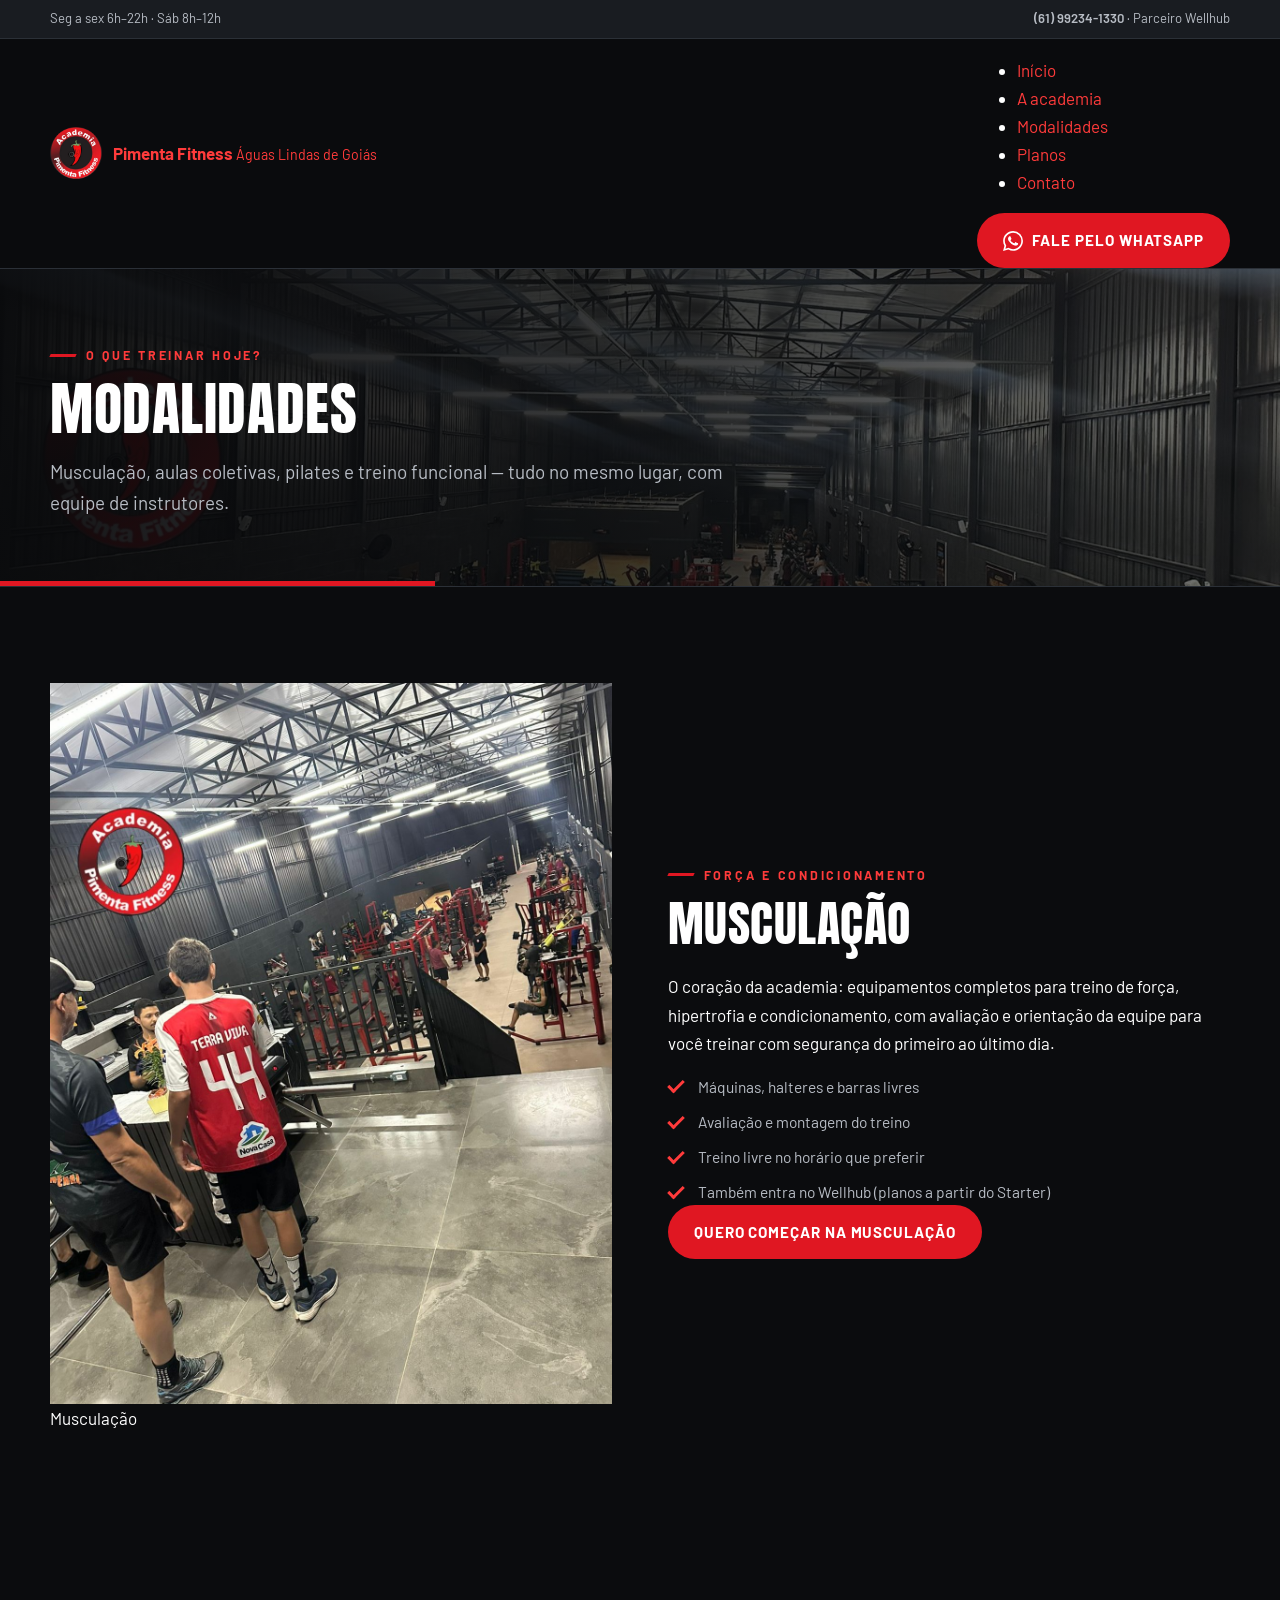
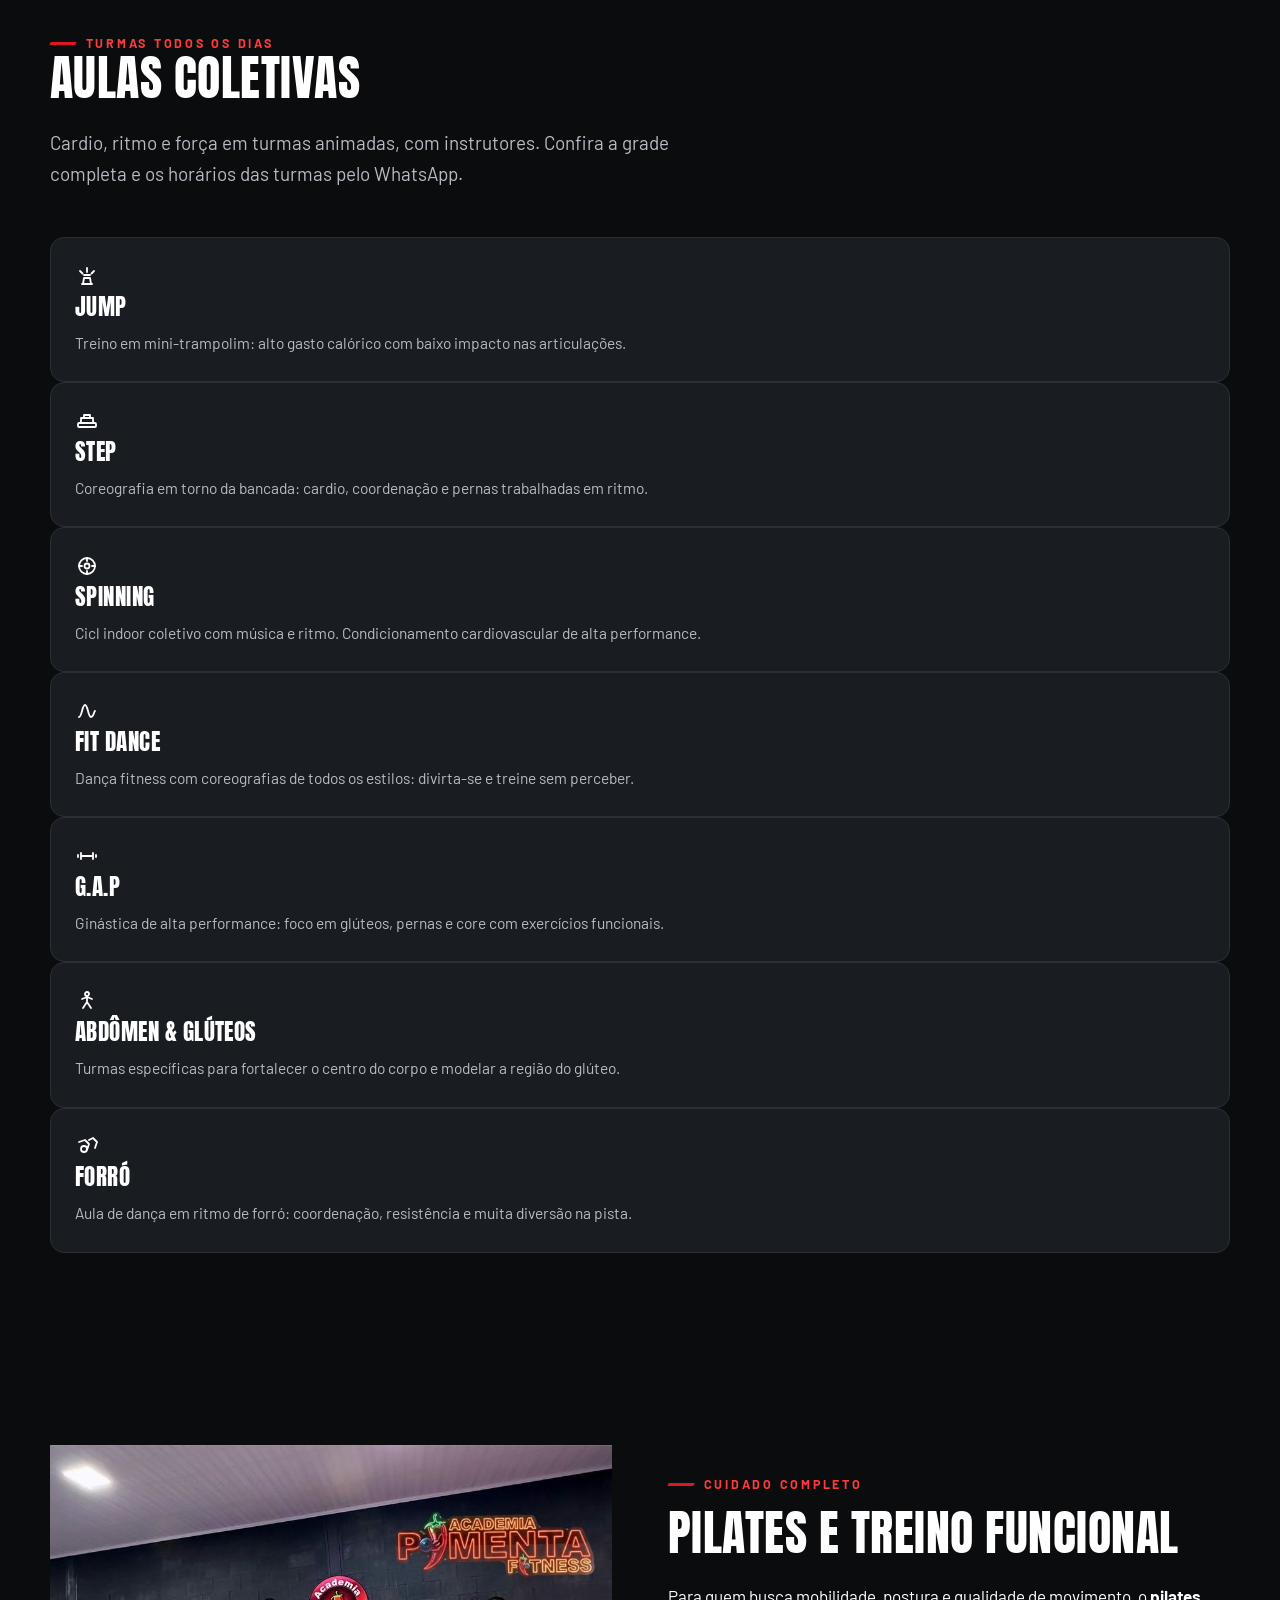
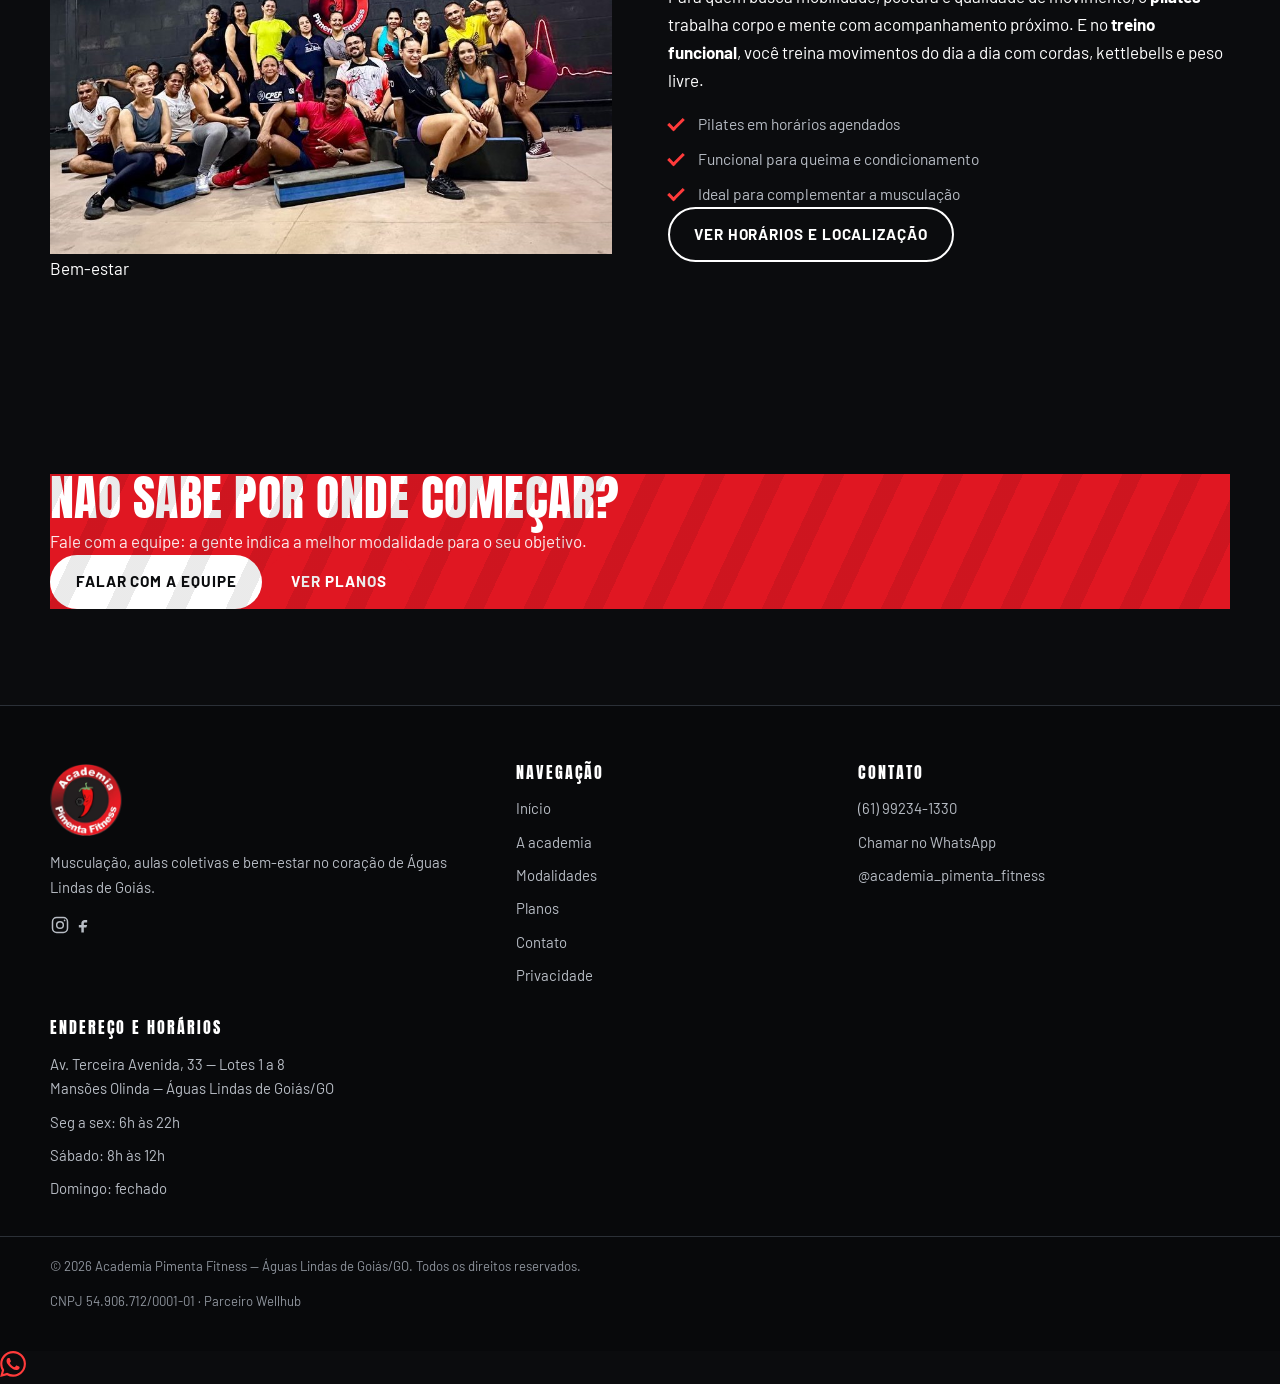
<file: modalidades.html>
<!DOCTYPE html>
<html lang="pt-BR">
<head>
  <meta charset="UTF-8">
  <meta name="viewport" content="width=device-width, initial-scale=1">
  <title>Modalidades — Musculação, Aulas Coletivas e Pilates | Academia Pimenta Fitness</title>
  <meta name="description" content="Conheça as modalidades da Academia Pimenta Fitness em Águas Lindas de Goiás: musculação, jump, step, spinning, G.A.P, pilates, fit dance e mais.">
  <link rel="canonical" href="https://ddesites.github.io/pimenta-fitness/modalidades.html">
  <meta property="og:title" content="Modalidades — Academia Pimenta Fitness">
  <meta property="og:description" content="Musculação, aulas coletivas, pilates e treino funcional em Águas Lindas de Goiás.">
  <meta property="og:image" content="https://pimentafit.com.br/img/og-image.jpg">
  <meta property="og:type" content="website">
  <meta name="theme-color" content="#D61F26">
  <link rel="icon" type="image/png" href="img/favicon.png">
  <link rel="apple-touch-icon" href="img/favicon.png">
  <link rel="preconnect" href="https://fonts.googleapis.com">
  <link rel="preconnect" href="https://fonts.gstatic.com" crossorigin>
  <link href="https://fonts.googleapis.com/css2?family=Anton&family=Barlow:wght@400;500;600;700&display=swap" rel="stylesheet">
  <link rel="stylesheet" href="css/styles.css">
</head>
<body data-page="modalidades">
  <script>document.documentElement.classList.add('js');</script>

  <a class="skip-link" href="#conteudo">Pular para o conteúdo</a>

  <div class="topbar">
    <div class="container topbar-inner">
      <span>Seg a sex 6h–22h · Sáb 8h–12h</span>
      <span class="topbar-right">
        <a href="tel:+5561992341330">(61) 99234-1330</a>
        <span class="topbar-sep" aria-hidden="true">·</span>
        <span>Parceiro Wellhub</span>
      </span>
    </div>
  </div>

  <header class="site-header" id="topo">
    <div class="container header-inner">
      <a class="brand" href="index.html">
        <img src="img/logo.png" alt="Logo da Academia Pimenta Fitness" width="56" height="56" loading="eager">
        <span class="brand-text">
          <strong>Pimenta Fitness</strong>
          <small>Águas Lindas de Goiás</small>
        </span>
      </a>

      <button class="nav-toggle" id="navToggle" type="button" aria-expanded="false" aria-controls="primaryNav" aria-label="Abrir menu de navegação">
        <svg class="icon-open" width="26" height="26" viewBox="0 0 24 24" fill="none" stroke="currentColor" stroke-width="2" stroke-linecap="round" aria-hidden="true"><path d="M4 7h16M4 12h16M4 17h16"/></svg>
        <svg class="icon-close" width="26" height="26" viewBox="0 0 24 24" fill="none" stroke="currentColor" stroke-width="2" stroke-linecap="round" aria-hidden="true"><path d="M6 6l12 12M18 6L6 18"/></svg>
      </button>

      <nav class="primary-nav" id="primaryNav" aria-label="Menu principal">
        <ul>
          <li><a href="index.html">Início</a></li>
          <li><a href="academia.html">A academia</a></li>
          <li><a href="modalidades.html" aria-current="page">Modalidades</a></li>
          <li><a href="planos.html">Planos</a></li>
          <li><a href="contato.html">Contato</a></li>
        </ul>
        <a class="btn btn-whatsapp header-wa" href="https://wa.me/5561992341330?text=Ol%C3%A1%21%20Vim%20pelo%20site%20da%20Academia%20Pimenta%20Fitness%20e%20quero%20informa%C3%A7%C3%B5es%20sobre%20os%20planos." target="_blank" rel="noopener" data-track="whatsapp_header">
          <svg class="ico" width="20" height="20" viewBox="0 0 24 24" fill="currentColor" aria-hidden="true"><path d="M17.47 14.38c-.3-.15-1.75-.86-2.02-.96-.27-.1-.47-.15-.67.15-.2.3-.77.96-.94 1.16-.17.2-.35.22-.64.07-.3-.15-1.25-.46-2.39-1.47-.88-.78-1.48-1.75-1.65-2.05-.17-.3-.02-.46.13-.6.13-.13.3-.35.45-.52.15-.17.2-.3.3-.5.1-.2.05-.37-.02-.52-.07-.15-.67-1.61-.92-2.21-.24-.58-.49-.5-.67-.51h-.57c-.2 0-.52.07-.79.37s-1.03 1.01-1.03 2.46 1.06 2.85 1.2 3.05c.15.2 2.09 3.19 5.07 4.47.71.3 1.26.48 1.69.62.71.22 1.36.19 1.87.12.57-.09 1.75-.71 2-1.4.25-.69.25-1.28.17-1.4-.07-.13-.27-.2-.57-.35zM12.05 21.78h-.01a9.87 9.87 0 01-5.03-1.38l-.36-.21-3.74.98 1-3.65-.24-.37a9.86 9.86 0 01-1.51-5.27c0-5.45 4.44-9.88 9.9-9.88 2.64 0 5.12 1.03 6.99 2.9a9.83 9.83 0 012.9 6.99c0 5.45-4.44 9.88-9.9 9.88zM20.52 3.49A11.8 11.8 0 0012.05 0C5.5 0 .18 5.32.17 11.86c0 2.09.55 4.13 1.59 5.93L.08 24l6.35-1.66a11.9 11.9 0 005.62 1.43h.01c6.55 0 11.87-5.32 11.88-11.86a11.8 11.8 0 00-3.42-8.42z"/></svg>
          Fale pelo WhatsApp
        </a>
      </nav>
    </div>
  </header>

  <main id="conteudo">

    <section class="page-head">
      <div class="container">
        <p class="kicker">O que treinar hoje?</p>
        <h1 class="page-head-title">Modalidades</h1>
        <p class="lead">Musculação, aulas coletivas, pilates e treino funcional — tudo no mesmo lugar, com equipe de instrutores.</p>
      </div>
    </section>

    <section class="section" id="musculacao">
      <div class="container split">
        <div class="split-media reveal">
          <img src="img/mezanino.jpg" alt="Área de musculação da Academia Pimenta Fitness com equipamentos e esteiras" loading="lazy" width="1200" height="800">
          <span class="media-tag">Musculação</span>
        </div>
        <div class="split-body reveal">
          <p class="kicker">Força e condicionamento</p>
          <h2>Musculação</h2>
          <p>O coração da academia: equipamentos completos para treino de força, hipertrofia e condicionamento, com avaliação e orientação da equipe para você treinar com segurança do primeiro ao último dia.</p>
          <ul class="check-list">
            <li>Máquinas, halteres e barras livres</li>
            <li>Avaliação e montagem do treino</li>
            <li>Treino livre no horário que preferir</li>
            <li>Também entra no Wellhub (planos a partir do Starter)</li>
          </ul>
          <div class="hero-cta">
            <a class="btn btn-whatsapp" href="https://wa.me/5561992341330?text=Ol%C3%A1%21%20Vim%20pelo%20site%20da%20Academia%20Pimenta%20Fitness%20e%20quero%20informa%C3%A7%C3%B5es%20sobre%20a%20muscula%C3%A7%C3%A3o." target="_blank" rel="noopener" data-track="whatsapp_modalidade">Quero começar na musculação</a>
          </div>
        </div>
      </div>
    </section>

    <section class="section section-dark" id="aulas">
      <div class="container">
        <div class="section-head reveal">
          <p class="kicker">Turmas todos os dias</p>
          <h2>Aulas coletivas</h2>
          <p class="lead">Cardio, ritmo e força em turmas animadas, com instrutores. Confira a grade completa e os horários das turmas pelo WhatsApp.</p>
        </div>

        <div class="cards cards-3">
          <article class="card reveal">
            <div class="card-ico" aria-hidden="true">
              <svg width="24" height="24" viewBox="0 0 24 24" fill="none" stroke="currentColor" stroke-width="1.8" stroke-linecap="round" stroke-linejoin="round"><path d="M12 4v4M5 7l2.5 2.5M19 7l-2.5 2.5M7 20h10M8 20l1-6h6l1 6M9 11h6"/></svg>
            </div>
            <h3>Jump</h3>
            <p>Treino em mini-trampolim: alto gasto calórico com baixo impacto nas articulações.</p>
          </article>

          <article class="card reveal">
            <div class="card-ico" aria-hidden="true">
              <svg width="24" height="24" viewBox="0 0 24 24" fill="none" stroke="currentColor" stroke-width="1.8" stroke-linecap="round" stroke-linejoin="round"><rect x="3" y="14" width="18" height="4" rx="1"/><path d="M6 14V9h12v5M9 9V6h6v3"/></svg>
            </div>
            <h3>Step</h3>
            <p>Coreografia em torno da bancada: cardio, coordenação e pernas trabalhadas em ritmo.</p>
          </article>

          <article class="card reveal">
            <div class="card-ico" aria-hidden="true">
              <svg width="24" height="24" viewBox="0 0 24 24" fill="none" stroke="currentColor" stroke-width="1.8" stroke-linecap="round" stroke-linejoin="round"><circle cx="12" cy="12" r="8"/><circle cx="12" cy="12" r="2.5"/><path d="M12 4v3M12 17v3M4 12h3M17 12h3"/></svg>
            </div>
            <h3>Spinning</h3>
            <p>Cicl indoor coletivo com música e ritmo. Condicionamento cardiovascular de alta performance.</p>
          </article>

          <article class="card reveal">
            <div class="card-ico" aria-hidden="true">
              <svg width="24" height="24" viewBox="0 0 24 24" fill="none" stroke="currentColor" stroke-width="1.8" stroke-linecap="round" stroke-linejoin="round"><path d="M4 18c3 0 3-12 6-12s3 12 6 12 3-6 4-6"/></svg>
            </div>
            <h3>Fit Dance</h3>
            <p>Dança fitness com coreografias de todos os estilos: divirta-se e treine sem perceber.</p>
          </article>

          <article class="card reveal">
            <div class="card-ico" aria-hidden="true">
              <svg width="24" height="24" viewBox="0 0 24 24" fill="none" stroke="currentColor" stroke-width="1.8" stroke-linecap="round" stroke-linejoin="round"><path d="M6 9v6M18 9v6M3 11v2M21 11v2M6 12h12"/></svg>
            </div>
            <h3>G.A.P</h3>
            <p>Ginástica de alta performance: foco em glúteos, pernas e core com exercícios funcionais.</p>
          </article>

          <article class="card reveal">
            <div class="card-ico" aria-hidden="true">
              <svg width="24" height="24" viewBox="0 0 24 24" fill="none" stroke="currentColor" stroke-width="1.8" stroke-linecap="round" stroke-linejoin="round"><circle cx="12" cy="5" r="2"/><path d="M12 8v5M12 13l-4 6M12 13l4 6M7 10l5-2 5 2"/></svg>
            </div>
            <h3>Abdômen &amp; Glúteos</h3>
            <p>Turmas específicas para fortalecer o centro do corpo e modelar a região do glúteo.</p>
          </article>

          <article class="card reveal">
            <div class="card-ico" aria-hidden="true">
              <svg width="24" height="24" viewBox="0 0 24 24" fill="none" stroke="currentColor" stroke-width="1.8" stroke-linecap="round" stroke-linejoin="round"><path d="M9 18a3 3 0 100-6 3 3 0 000 6zM4 8l6-2 4 4-2 6"/><path d="M14 6l4-2 4 4-2 6"/></svg>
            </div>
            <h3>Forró</h3>
            <p>Aula de dança em ritmo de forró: coordenação, resistência e muita diversão na pista.</p>
          </article>
        </div>
      </div>
    </section>

    <section class="section" id="bem-estar">
      <div class="container split split--reverse">
        <div class="split-media reveal">
          <img src="img/aulas.jpg" alt="Turma em aula coletiva na academia" loading="lazy" width="1200" height="800">
          <span class="media-tag">Bem-estar</span>
        </div>
        <div class="split-body reveal">
          <p class="kicker">Cuidado completo</p>
          <h2>Pilates e treino funcional</h2>
          <p>Para quem busca mobilidade, postura e qualidade de movimento, o <strong>pilates</strong> trabalha corpo e mente com acompanhamento próximo. E no <strong>treino funcional</strong>, você treina movimentos do dia a dia com cordas, kettlebells e peso livre.</p>
          <ul class="check-list">
            <li>Pilates em horários agendados</li>
            <li>Funcional para queima e condicionamento</li>
            <li>Ideal para complementar a musculação</li>
          </ul>
          <div class="hero-cta">
            <a class="btn btn-ghost" href="contato.html">Ver horários e localização</a>
          </div>
        </div>
      </div>
    </section>

    <section class="section section-red">
      <div class="container cta-band reveal">
        <h2>Não sabe por onde começar?</h2>
        <p>Fale com a equipe: a gente indica a melhor modalidade para o seu objetivo.</p>
        <div class="hero-cta">
          <a class="btn btn-light" href="https://wa.me/5561992341330?text=Ol%C3%A1%21%20Vim%20pelo%20site%20da%20Academia%20Pimenta%20Fitness%20e%20preciso%20de%20ajuda%20para%20escolher%20a%20melhor%20modalidade." target="_blank" rel="noopener" data-track="whatsapp_rodape">Falar com a equipe</a>
          <a class="btn btn-outline-light" href="planos.html">Ver planos</a>
        </div>
      </div>
    </section>

  </main>

  <footer class="site-footer">
    <div class="container footer-grid">
      <div>
        <img class="footer-logo" src="img/logo.png" alt="Academia Pimenta Fitness" width="72" height="72" loading="lazy">
        <p class="footer-slogan">Musculação, aulas coletivas e bem-estar no coração de Águas Lindas de Goiás.</p>
        <div class="social">
          <a href="https://www.instagram.com/academia_pimenta_fitness/" target="_blank" rel="noopener" aria-label="Instagram da Academia Pimenta Fitness" data-track="social_instagram">
            <svg width="20" height="20" viewBox="0 0 24 24" fill="none" stroke="currentColor" stroke-width="1.8" aria-hidden="true"><rect x="3" y="3" width="18" height="18" rx="5"/><circle cx="12" cy="12" r="4"/><circle cx="17.5" cy="6.5" r="1" fill="currentColor" stroke="none"/></svg>
          </a>
          <a href="https://www.facebook.com/pimentafitness01/" target="_blank" rel="noopener" aria-label="Facebook da Academia Pimenta Fitness" data-track="social_facebook">
            <svg width="20" height="20" viewBox="0 0 24 24" fill="currentColor" aria-hidden="true"><path d="M14 9h3V6h-3c-2.2 0-4 1.8-4 4v2H7v3h3v6h3v-6h3l1-3h-4v-2c0-.6.4-1 1-1z"/></svg>
          </a>
        </div>
      </div>

      <nav aria-label="Links do rodapé">
        <h3>Navegação</h3>
        <ul class="footer-links">
          <li><a href="index.html">Início</a></li>
          <li><a href="academia.html">A academia</a></li>
          <li><a href="modalidades.html">Modalidades</a></li>
          <li><a href="planos.html">Planos</a></li>
          <li><a href="contato.html">Contato</a></li>
          <li><a href="privacidade.html">Privacidade</a></li>
        </ul>
      </nav>

      <div>
        <h3>Contato</h3>
        <ul class="footer-links">
          <li><a href="tel:+5561992341330">(61) 99234-1330</a></li>
          <li><a href="https://wa.me/5561992341330?text=Ol%C3%A1%21%20Vim%20pelo%20site%20da%20Academia%20Pimenta%20Fitness%20e%20quero%20informa%C3%A7%C3%B5es%20sobre%20os%20planos." target="_blank" rel="noopener" data-track="whatsapp_rodape">Chamar no WhatsApp</a></li>
          <li><a href="https://www.instagram.com/academia_pimenta_fitness/" target="_blank" rel="noopener">@academia_pimenta_fitness</a></li>
        </ul>
      </div>

      <div>
        <h3>Endereço e horários</h3>
        <ul class="footer-links">
          <li>Av. Terceira Avenida, 33 — Lotes 1 a 8<br>Mansões Olinda — Águas Lindas de Goiás/GO</li>
          <li>Seg a sex: 6h às 22h</li>
          <li>Sábado: 8h às 12h</li>
          <li>Domingo: fechado</li>
        </ul>
      </div>
    </div>
    <div class="footer-bottom">
      <div class="container">
        <p>© <span data-year></span> Academia Pimenta Fitness — Águas Lindas de Goiás/GO. Todos os direitos reservados.</p>
        <p>CNPJ 54.906.712/0001-01 · Parceiro Wellhub</p>
      </div>
    </div>
  </footer>

  <a class="wa-float" href="https://wa.me/5561992341330?text=Ol%C3%A1%21%20Vim%20pelo%20site%20da%20Academia%20Pimenta%20Fitness%20e%20quero%20informa%C3%A7%C3%B5es%20sobre%20os%20planos." target="_blank" rel="noopener" aria-label="Falar com a Academia Pimenta Fitness no WhatsApp" data-track="whatsapp_flutuante">
    <svg width="26" height="26" viewBox="0 0 24 24" fill="currentColor" aria-hidden="true"><path d="M17.47 14.38c-.3-.15-1.75-.86-2.02-.96-.27-.1-.47-.15-.67.15-.2.3-.77.96-.94 1.16-.17.2-.35.22-.64.07-.3-.15-1.25-.46-2.39-1.47-.88-.78-1.48-1.75-1.65-2.05-.17-.3-.02-.46.13-.6.13-.13.3-.35.45-.52.15-.17.2-.3.3-.5.1-.2.05-.37-.02-.52-.07-.15-.67-1.61-.92-2.21-.24-.58-.49-.5-.67-.51h-.57c-.2 0-.52.07-.79.37s-1.03 1.01-1.03 2.46 1.06 2.85 1.2 3.05c.15.2 2.09 3.19 5.07 4.47.71.3 1.26.48 1.69.62.71.22 1.36.19 1.87.12.57-.09 1.75-.71 2-1.4.25-.69.25-1.28.17-1.4-.07-.13-.27-.2-.57-.35zM12.05 21.78h-.01a9.87 9.87 0 01-5.03-1.38l-.36-.21-3.74.98 1-3.65-.24-.37a9.86 9.86 0 01-1.51-5.27c0-5.45 4.44-9.88 9.9-9.88 2.64 0 5.12 1.03 6.99 2.9a9.83 9.83 0 012.9 6.99c0 5.45-4.44 9.88-9.9 9.88zM20.52 3.49A11.8 11.8 0 0012.05 0C5.5 0 .18 5.32.17 11.86c0 2.09.55 4.13 1.59 5.93L.08 24l6.35-1.66a11.9 11.9 0 005.62 1.43h.01c6.55 0 11.87-5.32 11.88-11.86a11.8 11.8 0 00-3.42-8.42z"/></svg>
  </a>

  <script src="js/main.js" defer></script>
</body>
</html>
</file>
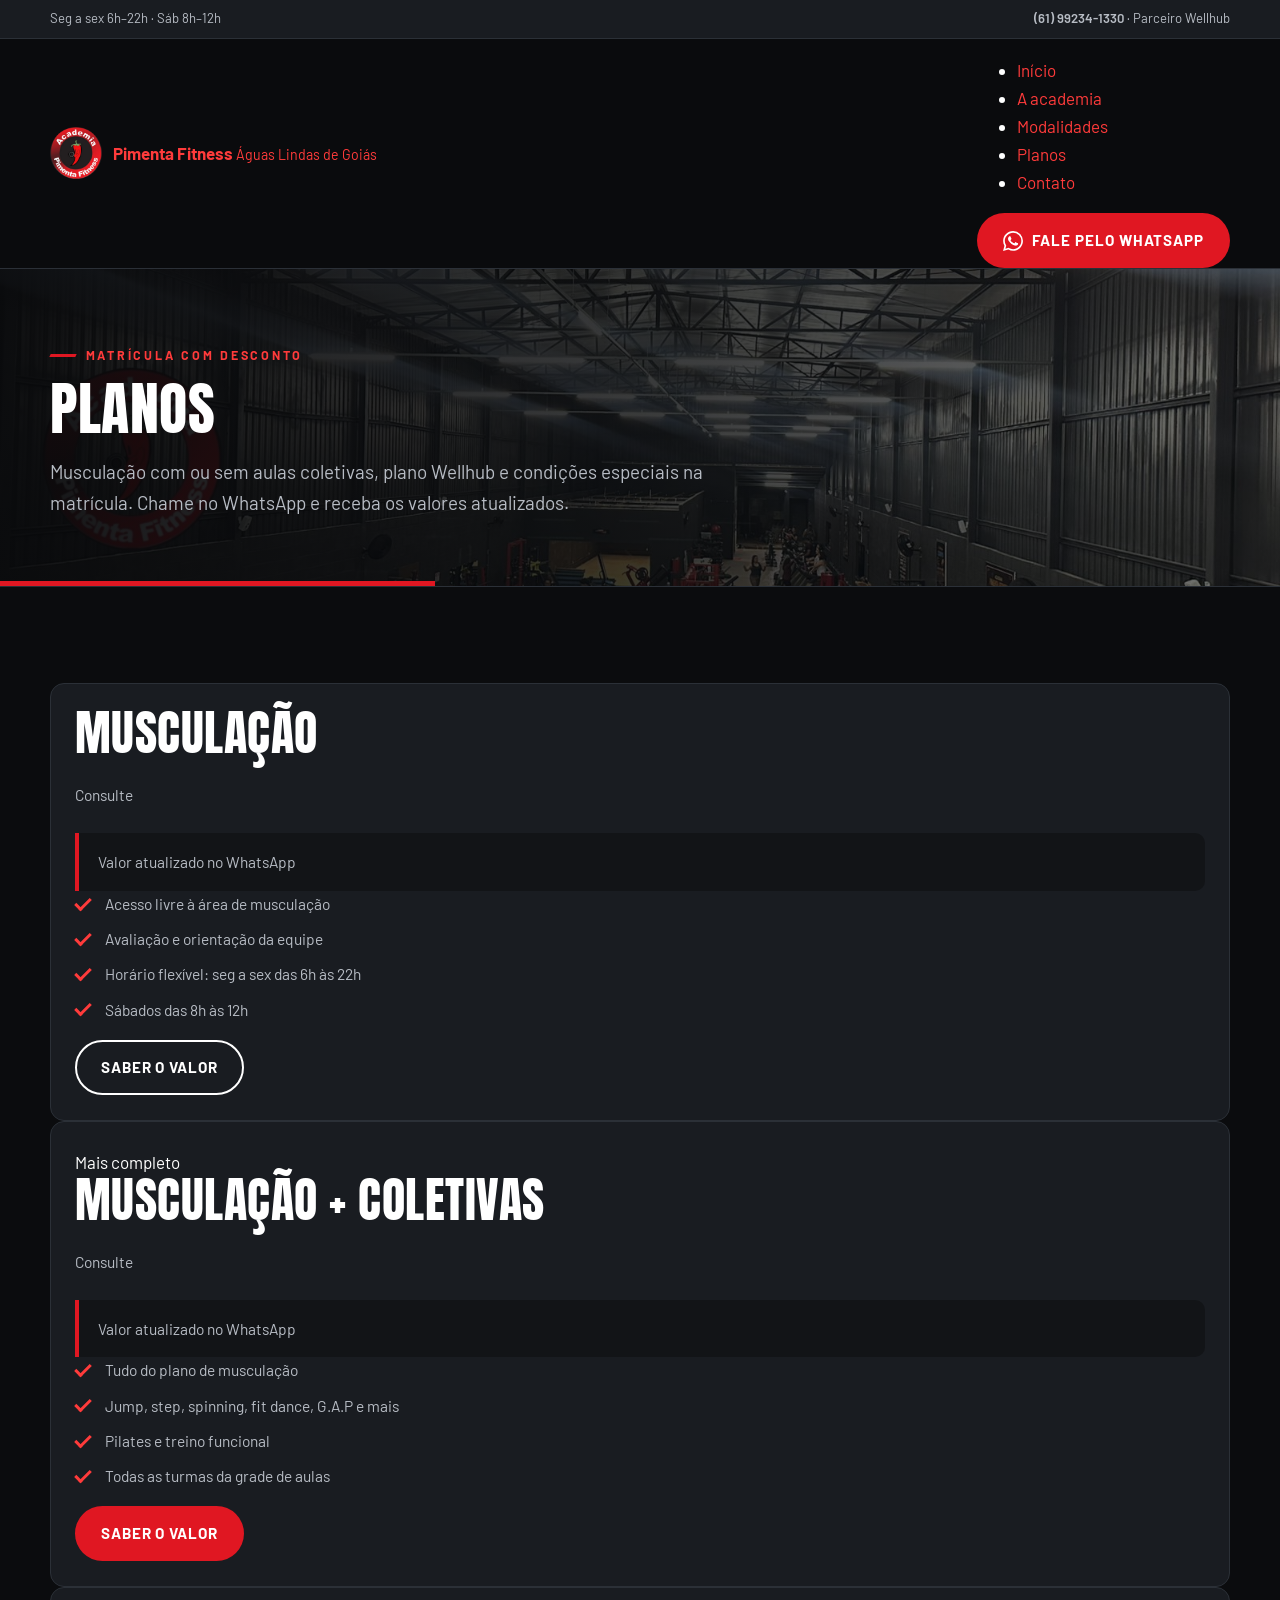
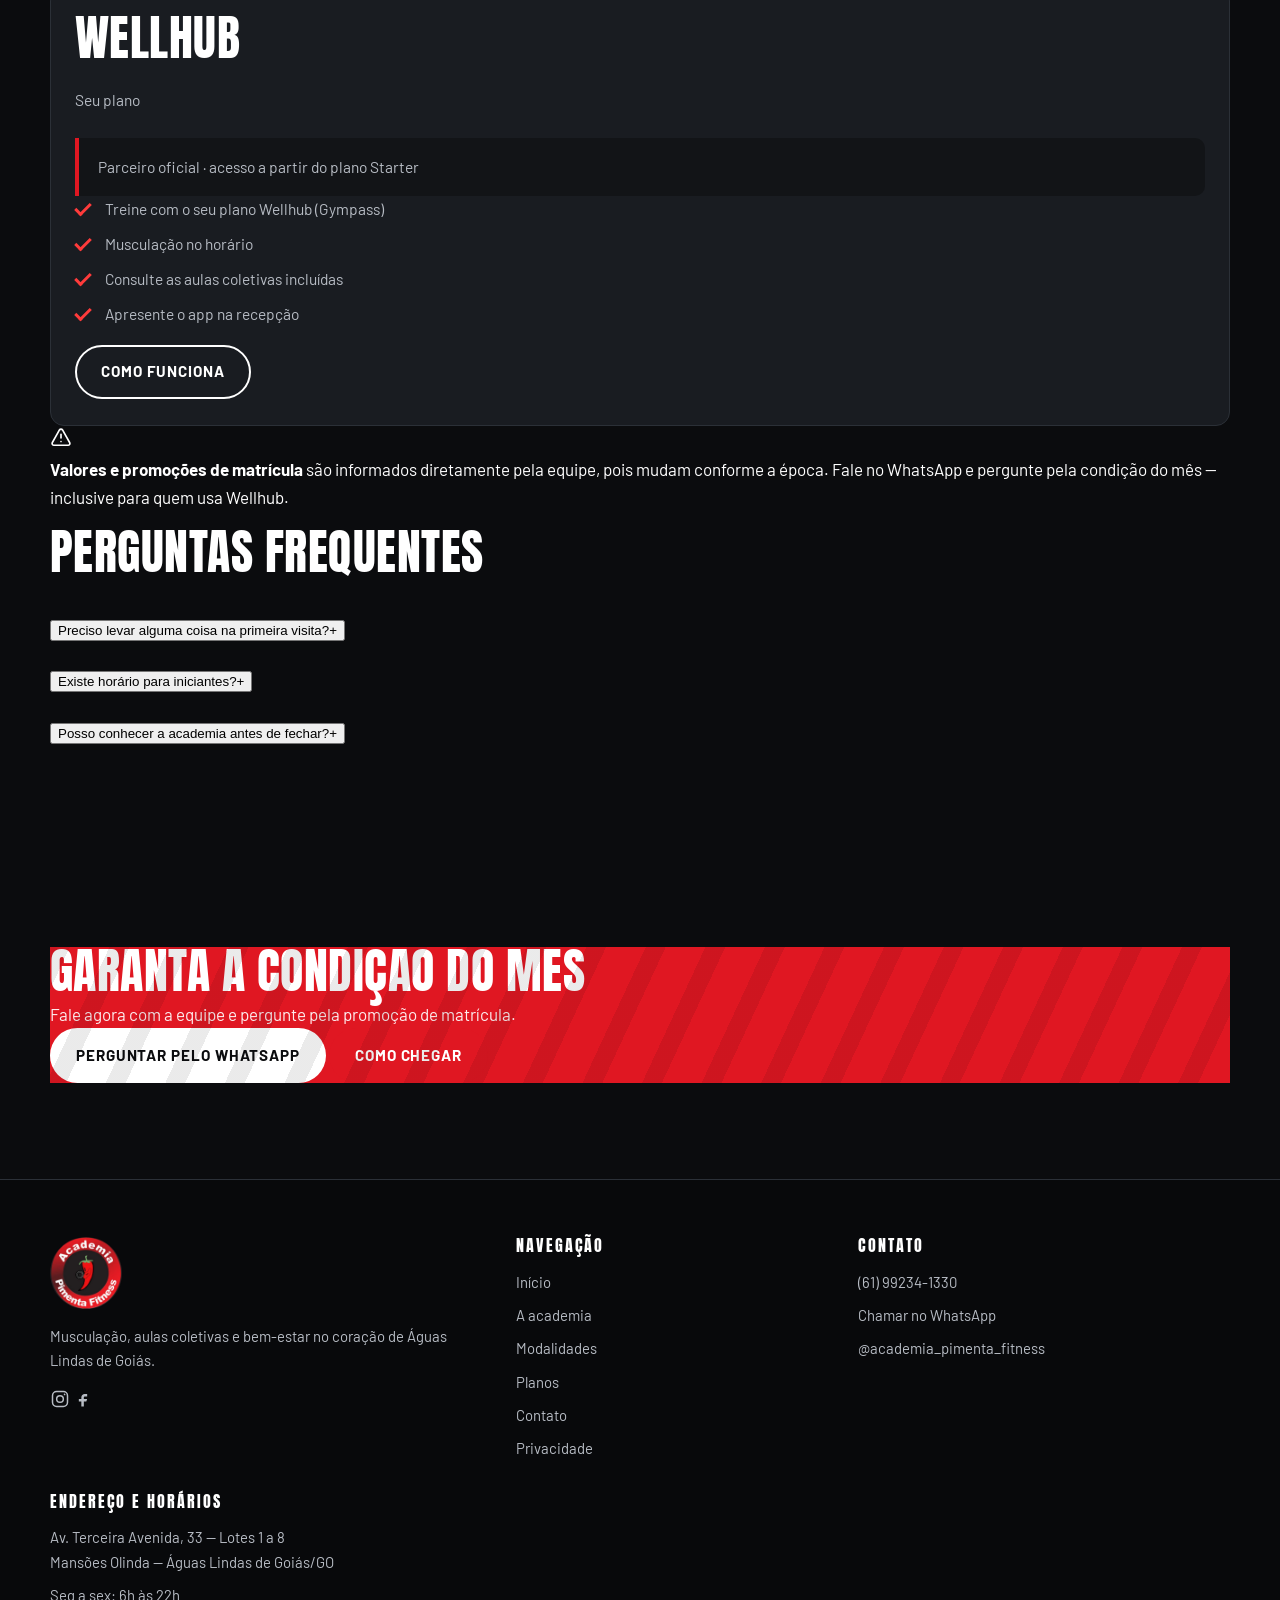
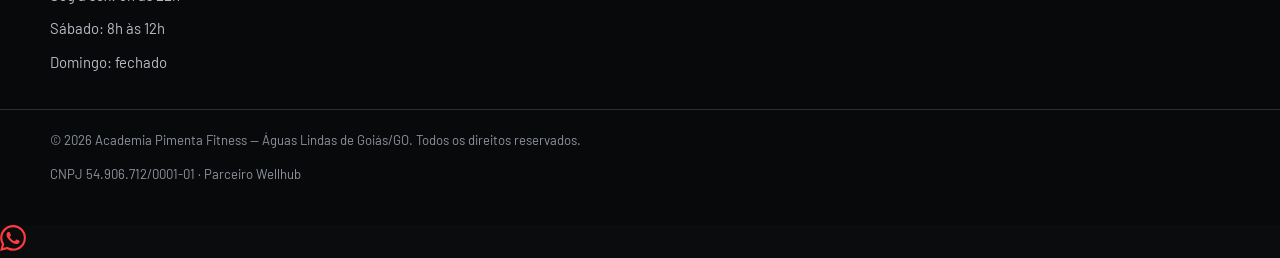
<file: planos.html>
<!DOCTYPE html>
<html lang="pt-BR">
<head>
  <meta charset="UTF-8">
  <meta name="viewport" content="width=device-width, initial-scale=1">
  <title>Planos e Matrícula — Academia Pimenta Fitness</title>
  <meta name="description" content="Planos da Academia Pimenta Fitness: musculação com ou sem aulas coletivas, plano Wellhub e matrícula com desconto. Fale pelo WhatsApp e saiba os valores.">
  <link rel="canonical" href="https://ddesites.github.io/pimenta-fitness/planos.html">
  <meta property="og:title" content="Planos e Matrícula — Academia Pimenta Fitness">
  <meta property="og:description" content="Musculação, aulas coletivas e Wellhub. Fale pelo WhatsApp e conheça os valores.">
  <meta property="og:image" content="https://pimentafit.com.br/img/og-image.jpg">
  <meta property="og:type" content="website">
  <meta name="theme-color" content="#D61F26">
  <link rel="icon" type="image/png" href="img/favicon.png">
  <link rel="apple-touch-icon" href="img/favicon.png">
  <link rel="preconnect" href="https://fonts.googleapis.com">
  <link rel="preconnect" href="https://fonts.gstatic.com" crossorigin>
  <link href="https://fonts.googleapis.com/css2?family=Anton&family=Barlow:wght@400;500;600;700&display=swap" rel="stylesheet">
  <link rel="stylesheet" href="css/styles.css">
</head>
<body data-page="planos">
  <script>document.documentElement.classList.add('js');</script>

  <a class="skip-link" href="#conteudo">Pular para o conteúdo</a>

  <div class="topbar">
    <div class="container topbar-inner">
      <span>Seg a sex 6h–22h · Sáb 8h–12h</span>
      <span class="topbar-right">
        <a href="tel:+5561992341330">(61) 99234-1330</a>
        <span class="topbar-sep" aria-hidden="true">·</span>
        <span>Parceiro Wellhub</span>
      </span>
    </div>
  </div>

  <header class="site-header" id="topo">
    <div class="container header-inner">
      <a class="brand" href="index.html">
        <img src="img/logo.png" alt="Logo da Academia Pimenta Fitness" width="56" height="56" loading="eager">
        <span class="brand-text">
          <strong>Pimenta Fitness</strong>
          <small>Águas Lindas de Goiás</small>
        </span>
      </a>

      <button class="nav-toggle" id="navToggle" type="button" aria-expanded="false" aria-controls="primaryNav" aria-label="Abrir menu de navegação">
        <svg class="icon-open" width="26" height="26" viewBox="0 0 24 24" fill="none" stroke="currentColor" stroke-width="2" stroke-linecap="round" aria-hidden="true"><path d="M4 7h16M4 12h16M4 17h16"/></svg>
        <svg class="icon-close" width="26" height="26" viewBox="0 0 24 24" fill="none" stroke="currentColor" stroke-width="2" stroke-linecap="round" aria-hidden="true"><path d="M6 6l12 12M18 6L6 18"/></svg>
      </button>

      <nav class="primary-nav" id="primaryNav" aria-label="Menu principal">
        <ul>
          <li><a href="index.html">Início</a></li>
          <li><a href="academia.html">A academia</a></li>
          <li><a href="modalidades.html">Modalidades</a></li>
          <li><a href="planos.html" aria-current="page">Planos</a></li>
          <li><a href="contato.html">Contato</a></li>
        </ul>
        <a class="btn btn-whatsapp header-wa" href="https://wa.me/5561992341330?text=Ol%C3%A1%21%20Vim%20pelo%20site%20da%20Academia%20Pimenta%20Fitness%20e%20quero%20informa%C3%A7%C3%B5es%20sobre%20os%20planos." target="_blank" rel="noopener" data-track="whatsapp_header">
          <svg class="ico" width="20" height="20" viewBox="0 0 24 24" fill="currentColor" aria-hidden="true"><path d="M17.47 14.38c-.3-.15-1.75-.86-2.02-.96-.27-.1-.47-.15-.67.15-.2.3-.77.96-.94 1.16-.17.2-.35.22-.64.07-.3-.15-1.25-.46-2.39-1.47-.88-.78-1.48-1.75-1.65-2.05-.17-.3-.02-.46.13-.6.13-.13.3-.35.45-.52.15-.17.2-.3.3-.5.1-.2.05-.37-.02-.52-.07-.15-.67-1.61-.92-2.21-.24-.58-.49-.5-.67-.51h-.57c-.2 0-.52.07-.79.37s-1.03 1.01-1.03 2.46 1.06 2.85 1.2 3.05c.15.2 2.09 3.19 5.07 4.47.71.3 1.26.48 1.69.62.71.22 1.36.19 1.87.12.57-.09 1.75-.71 2-1.4.25-.69.25-1.28.17-1.4-.07-.13-.27-.2-.57-.35zM12.05 21.78h-.01a9.87 9.87 0 01-5.03-1.38l-.36-.21-3.74.98 1-3.65-.24-.37a9.86 9.86 0 01-1.51-5.27c0-5.45 4.44-9.88 9.9-9.88 2.64 0 5.12 1.03 6.99 2.9a9.83 9.83 0 012.9 6.99c0 5.45-4.44 9.88-9.9 9.88zM20.52 3.49A11.8 11.8 0 0012.05 0C5.5 0 .18 5.32.17 11.86c0 2.09.55 4.13 1.59 5.93L.08 24l6.35-1.66a11.9 11.9 0 005.62 1.43h.01c6.55 0 11.87-5.32 11.88-11.86a11.8 11.8 0 00-3.42-8.42z"/></svg>
          Fale pelo WhatsApp
        </a>
      </nav>
    </div>
  </header>

  <main id="conteudo">

    <section class="page-head">
      <div class="container">
        <p class="kicker">Matrícula com desconto</p>
        <h1 class="page-head-title">Planos</h1>
        <p class="lead">Musculação com ou sem aulas coletivas, plano Wellhub e condições especiais na matrícula. Chame no WhatsApp e receba os valores atualizados.</p>
      </div>
    </section>

    <section class="section section-tight">
      <div class="container">
        <div class="cards cards-3 plans-page">

          <article class="card plan reveal">
            <h2 class="plan-name">Musculação</h2>
            <p class="plan-price">Consulte</p>
            <p class="plan-note">Valor atualizado no WhatsApp</p>
            <ul class="check-list">
              <li>Acesso livre à área de musculação</li>
              <li>Avaliação e orientação da equipe</li>
              <li>Horário flexível: seg a sex das 6h às 22h</li>
              <li>Sábados das 8h às 12h</li>
            </ul>
            <a class="btn btn-ghost btn-full" href="https://wa.me/5561992341330?text=Ol%C3%A1%21%20Vim%20pelo%20site%20da%20Academia%20Pimenta%20Fitness%20e%20quero%20o%20valor%20do%20plano%20de%20muscula%C3%A7%C3%A3o." target="_blank" rel="noopener" data-track="whatsapp_plano_musculacao">Saber o valor</a>
          </article>

          <article class="card plan plan--featured reveal">
            <span class="plan-badge">Mais completo</span>
            <h2 class="plan-name">Musculação + Coletivas</h2>
            <p class="plan-price">Consulte</p>
            <p class="plan-note">Valor atualizado no WhatsApp</p>
            <ul class="check-list">
              <li>Tudo do plano de musculação</li>
              <li>Jump, step, spinning, fit dance, G.A.P e mais</li>
              <li>Pilates e treino funcional</li>
              <li>Todas as turmas da grade de aulas</li>
            </ul>
            <a class="btn btn-whatsapp btn-full" href="https://wa.me/5561992341330?text=Ol%C3%A1%21%20Vim%20pelo%20site%20da%20Academia%20Pimenta%20Fitness%20e%20quero%20o%20valor%20do%20plano%20com%20aulas%20coletivas." target="_blank" rel="noopener" data-track="whatsapp_plano_completo">Saber o valor</a>
          </article>

          <article class="card plan reveal">
            <h2 class="plan-name">Wellhub</h2>
            <p class="plan-price">Seu plano</p>
            <p class="plan-note">Parceiro oficial · acesso a partir do plano Starter</p>
            <ul class="check-list">
              <li>Treine com o seu plano Wellhub (Gympass)</li>
              <li>Musculação no horário</li>
              <li>Consulte as aulas coletivas incluídas</li>
              <li>Apresente o app na recepção</li>
            </ul>
            <a class="btn btn-ghost btn-full" href="https://wa.me/5561992341330?text=Ol%C3%A1%21%20Vim%20pelo%20site%20da%20Academia%20Pimenta%20Fitness%20e%20uso%20o%20Wellhub%20e%20quero%20saber%20como%20funciona%20a%20visita." target="_blank" rel="noopener" data-track="whatsapp_plano_wellhub">Como funciona</a>
          </article>

        </div>

        <div class="promo reveal" role="note">
          <svg width="22" height="22" viewBox="0 0 24 24" fill="none" stroke="currentColor" stroke-width="1.8" stroke-linecap="round" aria-hidden="true"><path d="M12 9v4M12 17h.01M10.3 4.3L2.6 18a2 2 0 001.7 3h15.4a2 2 0 001.7-3L13.7 4.3a2 2 0 00-3.4 0z"/></svg>
          <p><strong>Valores e promoções de matrícula</strong> são informados diretamente pela equipe, pois mudam conforme a época. Fale no WhatsApp e pergunte pela condição do mês — inclusive para quem usa Wellhub.</p>
        </div>

        <div class="faq reveal">
          <h2 class="faq-title">Perguntas frequentes</h2>

          <div class="faq-item">
            <h3><button class="faq-q" type="button" aria-expanded="false">Preciso levar alguma coisa na primeira visita?<span class="faq-icon" aria-hidden="true">+</span></button></h3>
            <div class="faq-a" hidden><p>Somente roupa de treino, tênis e uma garrafa de água. A equipe orienta todo o restante na recepção.</p></div>
          </div>

          <div class="faq-item">
            <h3><button class="faq-q" type="button" aria-expanded="false">Existe horário para iniciantes?<span class="faq-icon" aria-hidden="true">+</span></button></h3>
            <div class="faq-a" hidden><p>Você treina no horário que preferir dentro do funcionamento (seg a sex das 6h às 22h e sábados das 8h às 12h). A equipe monta o treino inicial para quem está começando.</p></div>
          </div>

          <div class="faq-item">
            <h3><button class="faq-q" type="button" aria-expanded="false">Posso conhecer a academia antes de fechar?<span class="faq-icon" aria-hidden="true">+</span></button></h3>
            <div class="faq-a" hidden><p>Claro! Chegue no horário de funcionamento ou agende pelo WhatsApp para conhecer a estrutura e tirar dúvidas sobre os planos.</p></div>
          </div>
        </div>
      </div>
    </section>

    <section class="section section-red">
      <div class="container cta-band reveal">
        <h2>Garanta a condição do mês</h2>
        <p>Fale agora com a equipe e pergunte pela promoção de matrícula.</p>
        <div class="hero-cta">
          <a class="btn btn-light" href="https://wa.me/5561992341330?text=Ol%C3%A1%21%20Vim%20pelo%20site%20da%20Academia%20Pimenta%20Fitness%20e%20quero%20saber%20a%20promo%C3%A7%C3%A3o%20do%20m%C3%AAs%20da%20matr%C3%ADcula." target="_blank" rel="noopener" data-track="whatsapp_rodape">Perguntar pelo WhatsApp</a>
          <a class="btn btn-outline-light" href="contato.html">Como chegar</a>
        </div>
      </div>
    </section>

  </main>

  <footer class="site-footer">
    <div class="container footer-grid">
      <div>
        <img class="footer-logo" src="img/logo.png" alt="Academia Pimenta Fitness" width="72" height="72" loading="lazy">
        <p class="footer-slogan">Musculação, aulas coletivas e bem-estar no coração de Águas Lindas de Goiás.</p>
        <div class="social">
          <a href="https://www.instagram.com/academia_pimenta_fitness/" target="_blank" rel="noopener" aria-label="Instagram da Academia Pimenta Fitness" data-track="social_instagram">
            <svg width="20" height="20" viewBox="0 0 24 24" fill="none" stroke="currentColor" stroke-width="1.8" aria-hidden="true"><rect x="3" y="3" width="18" height="18" rx="5"/><circle cx="12" cy="12" r="4"/><circle cx="17.5" cy="6.5" r="1" fill="currentColor" stroke="none"/></svg>
          </a>
          <a href="https://www.facebook.com/pimentafitness01/" target="_blank" rel="noopener" aria-label="Facebook da Academia Pimenta Fitness" data-track="social_facebook">
            <svg width="20" height="20" viewBox="0 0 24 24" fill="currentColor" aria-hidden="true"><path d="M14 9h3V6h-3c-2.2 0-4 1.8-4 4v2H7v3h3v6h3v-6h3l1-3h-4v-2c0-.6.4-1 1-1z"/></svg>
          </a>
        </div>
      </div>

      <nav aria-label="Links do rodapé">
        <h3>Navegação</h3>
        <ul class="footer-links">
          <li><a href="index.html">Início</a></li>
          <li><a href="academia.html">A academia</a></li>
          <li><a href="modalidades.html">Modalidades</a></li>
          <li><a href="planos.html">Planos</a></li>
          <li><a href="contato.html">Contato</a></li>
          <li><a href="privacidade.html">Privacidade</a></li>
        </ul>
      </nav>

      <div>
        <h3>Contato</h3>
        <ul class="footer-links">
          <li><a href="tel:+5561992341330">(61) 99234-1330</a></li>
          <li><a href="https://wa.me/5561992341330?text=Ol%C3%A1%21%20Vim%20pelo%20site%20da%20Academia%20Pimenta%20Fitness%20e%20quero%20informa%C3%A7%C3%B5es%20sobre%20os%20planos." target="_blank" rel="noopener" data-track="whatsapp_rodape">Chamar no WhatsApp</a></li>
          <li><a href="https://www.instagram.com/academia_pimenta_fitness/" target="_blank" rel="noopener">@academia_pimenta_fitness</a></li>
        </ul>
      </div>

      <div>
        <h3>Endereço e horários</h3>
        <ul class="footer-links">
          <li>Av. Terceira Avenida, 33 — Lotes 1 a 8<br>Mansões Olinda — Águas Lindas de Goiás/GO</li>
          <li>Seg a sex: 6h às 22h</li>
          <li>Sábado: 8h às 12h</li>
          <li>Domingo: fechado</li>
        </ul>
      </div>
    </div>
    <div class="footer-bottom">
      <div class="container">
        <p>© <span data-year></span> Academia Pimenta Fitness — Águas Lindas de Goiás/GO. Todos os direitos reservados.</p>
        <p>CNPJ 54.906.712/0001-01 · Parceiro Wellhub</p>
      </div>
    </div>
  </footer>

  <a class="wa-float" href="https://wa.me/5561992341330?text=Ol%C3%A1%21%20Vim%20pelo%20site%20da%20Academia%20Pimenta%20Fitness%20e%20quero%20informa%C3%A7%C3%B5es%20sobre%20os%20planos." target="_blank" rel="noopener" aria-label="Falar com a Academia Pimenta Fitness no WhatsApp" data-track="whatsapp_flutuante">
    <svg width="26" height="26" viewBox="0 0 24 24" fill="currentColor" aria-hidden="true"><path d="M17.47 14.38c-.3-.15-1.75-.86-2.02-.96-.27-.1-.47-.15-.67.15-.2.3-.77.96-.94 1.16-.17.2-.35.22-.64.07-.3-.15-1.25-.46-2.39-1.47-.88-.78-1.48-1.75-1.65-2.05-.17-.3-.02-.46.13-.6.13-.13.3-.35.45-.52.15-.17.2-.3.3-.5.1-.2.05-.37-.02-.52-.07-.15-.67-1.61-.92-2.21-.24-.58-.49-.5-.67-.51h-.57c-.2 0-.52.07-.79.37s-1.03 1.01-1.03 2.46 1.06 2.85 1.2 3.05c.15.2 2.09 3.19 5.07 4.47.71.3 1.26.48 1.69.62.71.22 1.36.19 1.87.12.57-.09 1.75-.71 2-1.4.25-.69.25-1.28.17-1.4-.07-.13-.27-.2-.57-.35zM12.05 21.78h-.01a9.87 9.87 0 01-5.03-1.38l-.36-.21-3.74.98 1-3.65-.24-.37a9.86 9.86 0 01-1.51-5.27c0-5.45 4.44-9.88 9.9-9.88 2.64 0 5.12 1.03 6.99 2.9a9.83 9.83 0 012.9 6.99c0 5.45-4.44 9.88-9.9 9.88zM20.52 3.49A11.8 11.8 0 0012.05 0C5.5 0 .18 5.32.17 11.86c0 2.09.55 4.13 1.59 5.93L.08 24l6.35-1.66a11.9 11.9 0 005.62 1.43h.01c6.55 0 11.87-5.32 11.88-11.86a11.8 11.8 0 00-3.42-8.42z"/></svg>
  </a>

  <script src="js/main.js" defer></script>
</body>
</html>
</file>
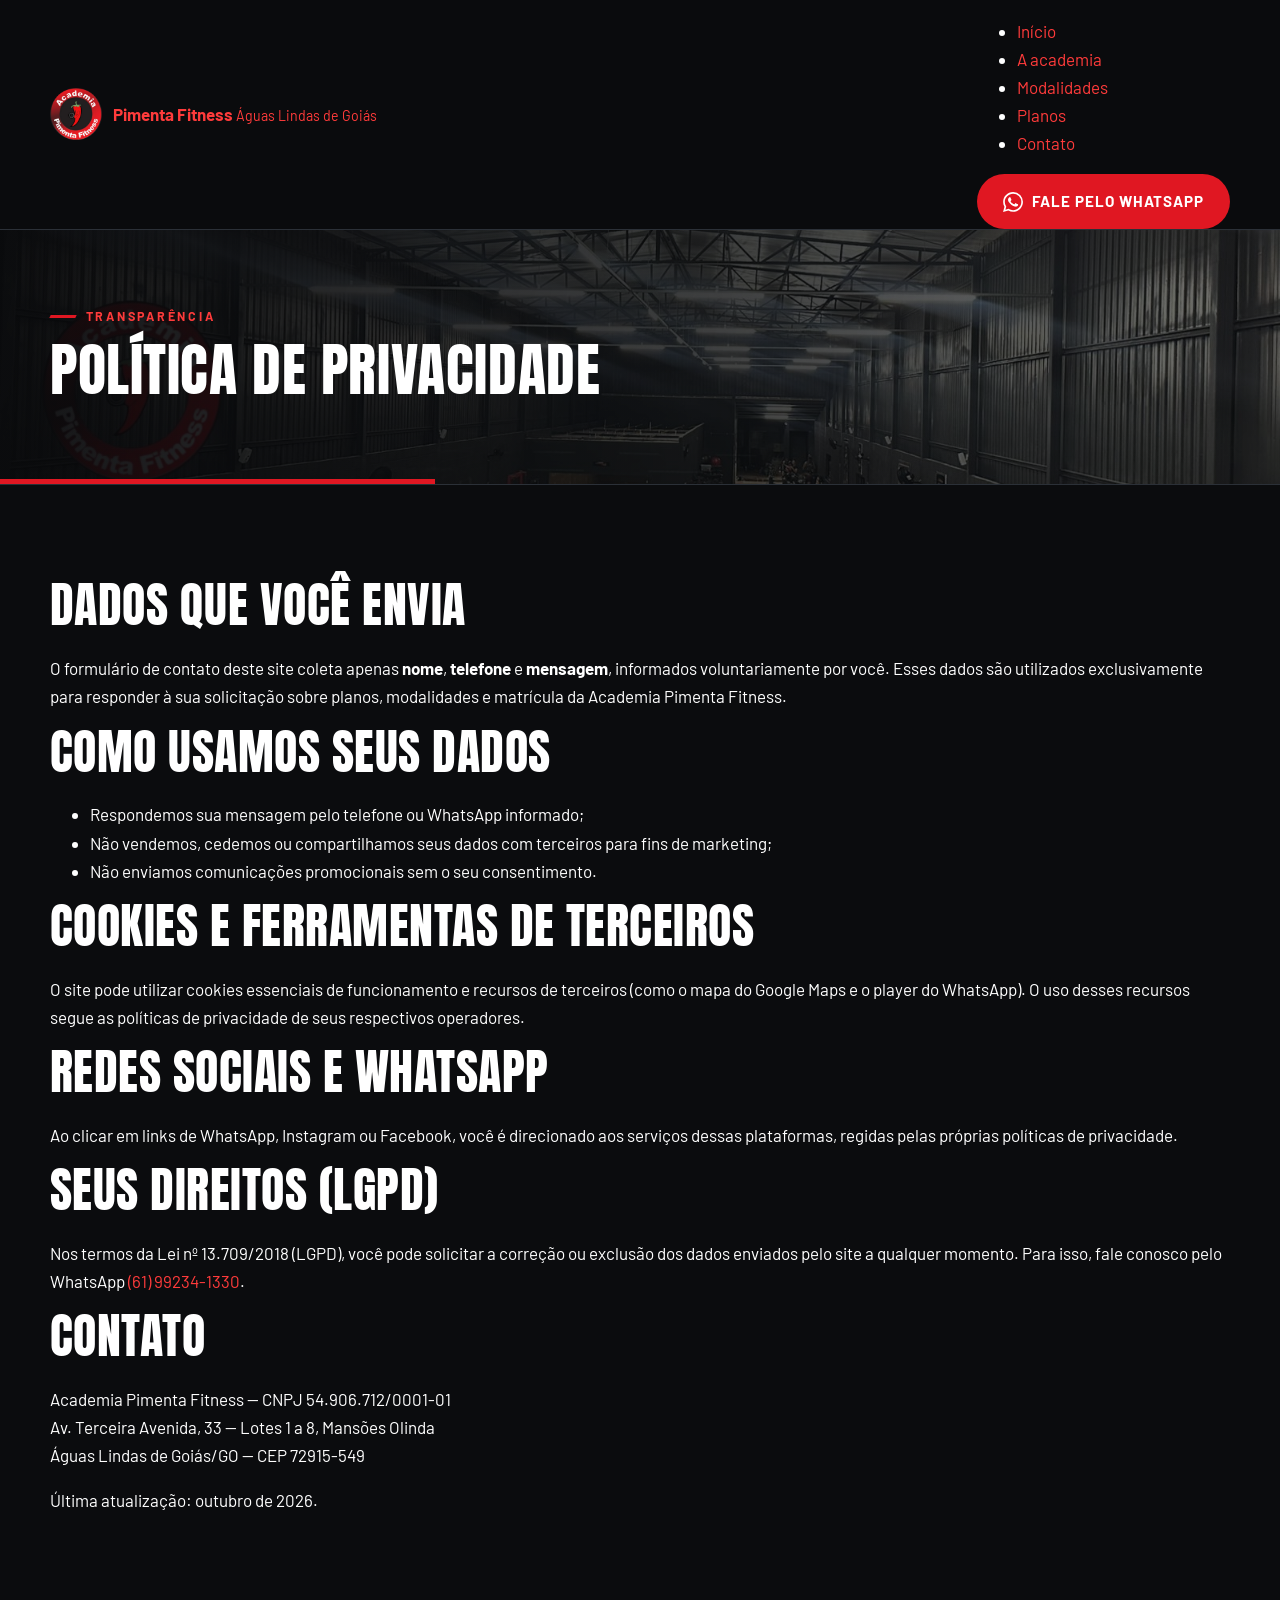
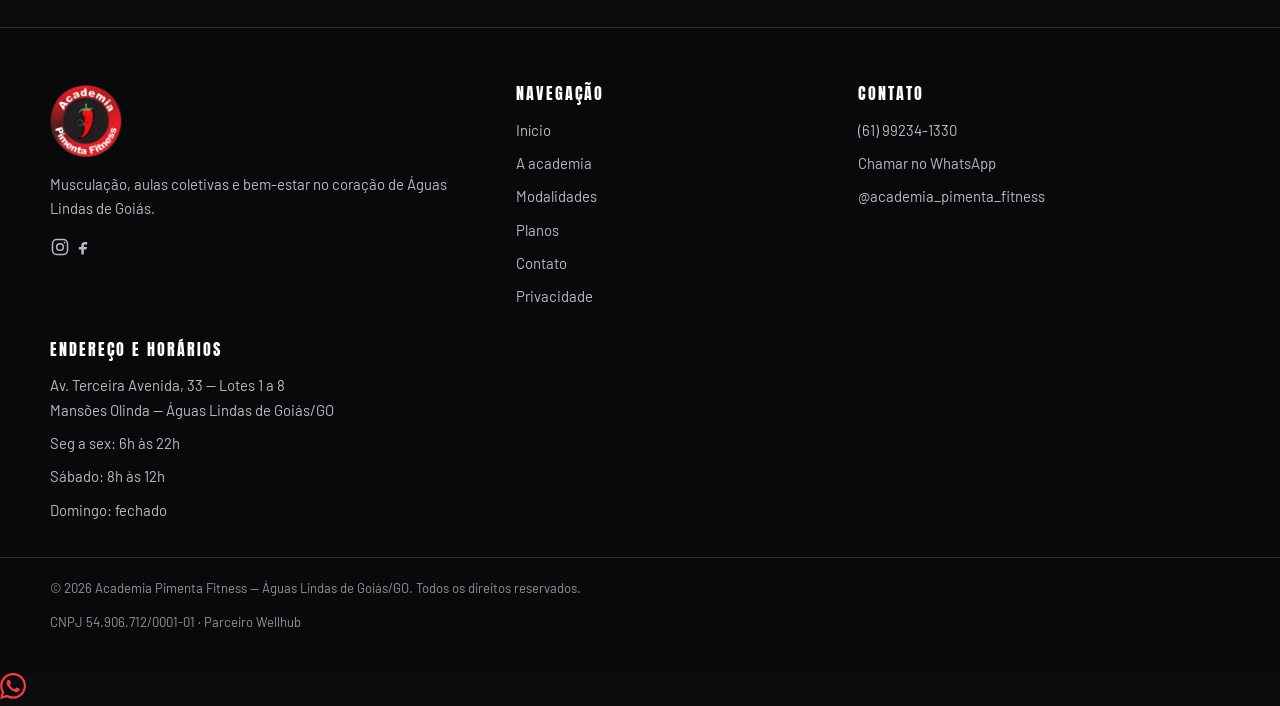
<file: privacidade.html>
<!DOCTYPE html>
<html lang="pt-BR">
<head>
  <meta charset="UTF-8">
  <meta name="viewport" content="width=device-width, initial-scale=1">
  <title>Política de Privacidade — Academia Pimenta Fitness</title>
  <meta name="description" content="Política de privacidade do site da Academia Pimenta Fitness: como os dados enviados no formulário de contato são utilizados.">
  <link rel="canonical" href="https://ddesites.github.io/pimenta-fitness/privacidade.html">
  <meta property="og:title" content="Política de Privacidade — Academia Pimenta Fitness">
  <meta property="og:description" content="Como tratamos os dados enviados pelo site.">
  <meta property="og:image" content="https://pimentafit.com.br/img/og-image.jpg">
  <meta property="og:type" content="website">
  <meta name="theme-color" content="#D61F26">
  <link rel="icon" type="image/png" href="img/favicon.png">
  <link rel="apple-touch-icon" href="img/favicon.png">
  <link rel="preconnect" href="https://fonts.googleapis.com">
  <link rel="preconnect" href="https://fonts.gstatic.com" crossorigin>
  <link href="https://fonts.googleapis.com/css2?family=Anton&family=Barlow:wght@400;500;600;700&display=swap" rel="stylesheet">
  <link rel="stylesheet" href="css/styles.css">
</head>
<body data-page="privacidade">
  <script>document.documentElement.classList.add('js');</script>

  <a class="skip-link" href="#conteudo">Pular para o conteúdo</a>

  <header class="site-header" id="topo">
    <div class="container header-inner">
      <a class="brand" href="index.html">
        <img src="img/logo.png" alt="Logo da Academia Pimenta Fitness" width="56" height="56" loading="eager">
        <span class="brand-text">
          <strong>Pimenta Fitness</strong>
          <small>Águas Lindas de Goiás</small>
        </span>
      </a>

      <button class="nav-toggle" id="navToggle" type="button" aria-expanded="false" aria-controls="primaryNav" aria-label="Abrir menu de navegação">
        <svg class="icon-open" width="26" height="26" viewBox="0 0 24 24" fill="none" stroke="currentColor" stroke-width="2" stroke-linecap="round" aria-hidden="true"><path d="M4 7h16M4 12h16M4 17h16"/></svg>
        <svg class="icon-close" width="26" height="26" viewBox="0 0 24 24" fill="none" stroke="currentColor" stroke-width="2" stroke-linecap="round" aria-hidden="true"><path d="M6 6l12 12M18 6L6 18"/></svg>
      </button>

      <nav class="primary-nav" id="primaryNav" aria-label="Menu principal">
        <ul>
          <li><a href="index.html">Início</a></li>
          <li><a href="academia.html">A academia</a></li>
          <li><a href="modalidades.html">Modalidades</a></li>
          <li><a href="planos.html">Planos</a></li>
          <li><a href="contato.html">Contato</a></li>
        </ul>
        <a class="btn btn-whatsapp header-wa" href="https://wa.me/5561992341330?text=Ol%C3%A1%21%20Vim%20pelo%20site%20da%20Academia%20Pimenta%20Fitness%20e%20quero%20informa%C3%A7%C3%B5es%20sobre%20os%20planos." target="_blank" rel="noopener" data-track="whatsapp_header">
          <svg class="ico" width="20" height="20" viewBox="0 0 24 24" fill="currentColor" aria-hidden="true"><path d="M17.47 14.38c-.3-.15-1.75-.86-2.02-.96-.27-.1-.47-.15-.67.15-.2.3-.77.96-.94 1.16-.17.2-.35.22-.64.07-.3-.15-1.25-.46-2.39-1.47-.88-.78-1.48-1.75-1.65-2.05-.17-.3-.02-.46.13-.6.13-.13.3-.35.45-.52.15-.17.2-.3.3-.5.1-.2.05-.37-.02-.52-.07-.15-.67-1.61-.92-2.21-.24-.58-.49-.5-.67-.51h-.57c-.2 0-.52.07-.79.37s-1.03 1.01-1.03 2.46 1.06 2.85 1.2 3.05c.15.2 2.09 3.19 5.07 4.47.71.3 1.26.48 1.69.62.71.22 1.36.19 1.87.12.57-.09 1.75-.71 2-1.4.25-.69.25-1.28.17-1.4-.07-.13-.27-.2-.57-.35zM12.05 21.78h-.01a9.87 9.87 0 01-5.03-1.38l-.36-.21-3.74.98 1-3.65-.24-.37a9.86 9.86 0 01-1.51-5.27c0-5.45 4.44-9.88 9.9-9.88 2.64 0 5.12 1.03 6.99 2.9a9.83 9.83 0 012.9 6.99c0 5.45-4.44 9.88-9.9 9.88zM20.52 3.49A11.8 11.8 0 0012.05 0C5.5 0 .18 5.32.17 11.86c0 2.09.55 4.13 1.59 5.93L.08 24l6.35-1.66a11.9 11.9 0 005.62 1.43h.01c6.55 0 11.87-5.32 11.88-11.86a11.8 11.8 0 00-3.42-8.42z"/></svg>
          Fale pelo WhatsApp
        </a>
      </nav>
    </div>
  </header>

  <main id="conteudo">
    <section class="page-head">
      <div class="container">
        <p class="kicker">Transparência</p>
        <h1 class="page-head-title">Política de privacidade</h1>
      </div>
    </section>

    <section class="section section-tight">
      <div class="container legal">
        <h2>Dados que você envia</h2>
        <p>O formulário de contato deste site coleta apenas <strong>nome</strong>, <strong>telefone</strong> e <strong>mensagem</strong>, informados voluntariamente por você. Esses dados são utilizados exclusivamente para responder à sua solicitação sobre planos, modalidades e matrícula da Academia Pimenta Fitness.</p>

        <h2>Como usamos seus dados</h2>
        <ul>
          <li>Respondemos sua mensagem pelo telefone ou WhatsApp informado;</li>
          <li>Não vendemos, cedemos ou compartilhamos seus dados com terceiros para fins de marketing;</li>
          <li>Não enviamos comunicações promocionais sem o seu consentimento.</li>
        </ul>

        <h2>Cookies e ferramentas de terceiros</h2>
        <p>O site pode utilizar cookies essenciais de funcionamento e recursos de terceiros (como o mapa do Google Maps e o player do WhatsApp). O uso desses recursos segue as políticas de privacidade de seus respectivos operadores.</p>

        <h2>Redes sociais e WhatsApp</h2>
        <p>Ao clicar em links de WhatsApp, Instagram ou Facebook, você é direcionado aos serviços dessas plataformas, regidas pelas próprias políticas de privacidade.</p>

        <h2>Seus direitos (LGPD)</h2>
        <p>Nos termos da Lei nº 13.709/2018 (LGPD), você pode solicitar a correção ou exclusão dos dados enviados pelo site a qualquer momento. Para isso, fale conosco pelo WhatsApp <a href="https://wa.me/5561992341330?text=Ol%C3%A1%21%20Tenho%20uma%20solicita%C3%A7%C3%A3o%20sobre%20meus%20dados%20pessoais%20enviados%20pelo%20site." target="_blank" rel="noopener">(61) 99234-1330</a>.</p>

        <h2>Contato</h2>
        <p>Academia Pimenta Fitness — CNPJ 54.906.712/0001-01<br>Av. Terceira Avenida, 33 — Lotes 1 a 8, Mansões Olinda<br>Águas Lindas de Goiás/GO — CEP 72915-549</p>

        <p class="legal-updated">Última atualização: outubro de 2026.</p>
      </div>
    </section>
  </main>

  <footer class="site-footer">
    <div class="container footer-grid">
      <div>
        <img class="footer-logo" src="img/logo.png" alt="Academia Pimenta Fitness" width="72" height="72" loading="lazy">
        <p class="footer-slogan">Musculação, aulas coletivas e bem-estar no coração de Águas Lindas de Goiás.</p>
        <div class="social">
          <a href="https://www.instagram.com/academia_pimenta_fitness/" target="_blank" rel="noopener" aria-label="Instagram da Academia Pimenta Fitness" data-track="social_instagram">
            <svg width="20" height="20" viewBox="0 0 24 24" fill="none" stroke="currentColor" stroke-width="1.8" aria-hidden="true"><rect x="3" y="3" width="18" height="18" rx="5"/><circle cx="12" cy="12" r="4"/><circle cx="17.5" cy="6.5" r="1" fill="currentColor" stroke="none"/></svg>
          </a>
          <a href="https://www.facebook.com/pimentafitness01/" target="_blank" rel="noopener" aria-label="Facebook da Academia Pimenta Fitness" data-track="social_facebook">
            <svg width="20" height="20" viewBox="0 0 24 24" fill="currentColor" aria-hidden="true"><path d="M14 9h3V6h-3c-2.2 0-4 1.8-4 4v2H7v3h3v6h3v-6h3l1-3h-4v-2c0-.6.4-1 1-1z"/></svg>
          </a>
        </div>
      </div>

      <nav aria-label="Links do rodapé">
        <h3>Navegação</h3>
        <ul class="footer-links">
          <li><a href="index.html">Início</a></li>
          <li><a href="academia.html">A academia</a></li>
          <li><a href="modalidades.html">Modalidades</a></li>
          <li><a href="planos.html">Planos</a></li>
          <li><a href="contato.html">Contato</a></li>
          <li><a href="privacidade.html">Privacidade</a></li>
        </ul>
      </nav>

      <div>
        <h3>Contato</h3>
        <ul class="footer-links">
          <li><a href="tel:+5561992341330">(61) 99234-1330</a></li>
          <li><a href="https://wa.me/5561992341330?text=Ol%C3%A1%21%20Vim%20pelo%20site%20da%20Academia%20Pimenta%20Fitness%20e%20quero%20informa%C3%A7%C3%B5es%20sobre%20os%20planos." target="_blank" rel="noopener" data-track="whatsapp_rodape">Chamar no WhatsApp</a></li>
          <li><a href="https://www.instagram.com/academia_pimenta_fitness/" target="_blank" rel="noopener">@academia_pimenta_fitness</a></li>
        </ul>
      </div>

      <div>
        <h3>Endereço e horários</h3>
        <ul class="footer-links">
          <li>Av. Terceira Avenida, 33 — Lotes 1 a 8<br>Mansões Olinda — Águas Lindas de Goiás/GO</li>
          <li>Seg a sex: 6h às 22h</li>
          <li>Sábado: 8h às 12h</li>
          <li>Domingo: fechado</li>
        </ul>
      </div>
    </div>
    <div class="footer-bottom">
      <div class="container">
        <p>© <span data-year></span> Academia Pimenta Fitness — Águas Lindas de Goiás/GO. Todos os direitos reservados.</p>
        <p>CNPJ 54.906.712/0001-01 · Parceiro Wellhub</p>
      </div>
    </div>
  </footer>

  <a class="wa-float" href="https://wa.me/5561992341330?text=Ol%C3%A1%21%20Vim%20pelo%20site%20da%20Academia%20Pimenta%20Fitness%20e%20quero%20informa%C3%A7%C3%B5es%20sobre%20os%20planos." target="_blank" rel="noopener" aria-label="Falar com a Academia Pimenta Fitness no WhatsApp" data-track="whatsapp_flutuante">
    <svg width="26" height="26" viewBox="0 0 24 24" fill="currentColor" aria-hidden="true"><path d="M17.47 14.38c-.3-.15-1.75-.86-2.02-.96-.27-.1-.47-.15-.67.15-.2.3-.77.96-.94 1.16-.17.2-.35.22-.64.07-.3-.15-1.25-.46-2.39-1.47-.88-.78-1.48-1.75-1.65-2.05-.17-.3-.02-.46.13-.6.13-.13.3-.35.45-.52.15-.17.2-.3.3-.5.1-.2.05-.37-.02-.52-.07-.15-.67-1.61-.92-2.21-.24-.58-.49-.5-.67-.51h-.57c-.2 0-.52.07-.79.37s-1.03 1.01-1.03 2.46 1.06 2.85 1.2 3.05c.15.2 2.09 3.19 5.07 4.47.71.3 1.26.48 1.69.62.71.22 1.36.19 1.87.12.57-.09 1.75-.71 2-1.4.25-.69.25-1.28.17-1.4-.07-.13-.27-.2-.57-.35zM12.05 21.78h-.01a9.87 9.87 0 01-5.03-1.38l-.36-.21-3.74.98 1-3.65-.24-.37a9.86 9.86 0 01-1.51-5.27c0-5.45 4.44-9.88 9.9-9.88 2.64 0 5.12 1.03 6.99 2.9a9.83 9.83 0 012.9 6.99c0 5.45-4.44 9.88-9.9 9.88zM20.52 3.49A11.8 11.8 0 0012.05 0C5.5 0 .18 5.32.17 11.86c0 2.09.55 4.13 1.59 5.93L.08 24l6.35-1.66a11.9 11.9 0 005.62 1.43h.01c6.55 0 11.87-5.32 11.88-11.86a11.8 11.8 0 00-3.42-8.42z"/></svg>
  </a>

  <script src="js/main.js" defer></script>
</body>
</html>
</file>
<file: css/styles.css>
/* ==========================================================================
   ACADEMIA PIMENTA FITNESS — styles.css
   Identidade: vermelho vibrante, preto/grafite, branco + verde em microdetalhes.
   Tipografia: Anton (títulos) + Barlow (textos).
   ========================================================================== */

/* ---------- 1. Variáveis e base ---------- */
:root {
  --ink: #0b0c0e;
  --ink-2: #121417;
  --ink-3: #191c21;
  --ink-4: #20242a;
  --line: #2b3037;

  --white: #ffffff;
  --muted: #b7bcc4;
  --muted-2: #8f959e;

  --red: #e01722;
  --red-hover: #c7131d;
  --red-bright: #ff3b3b;
  --red-dark: #a50f17;
  --red-ink: #c4141b;        /* vermelho para texto sobre fundo claro */
  --lime: #3ed598;           /* microdetalhe (notificações/status) */

  --paper: #f5f6f7;
  --paper-2: #e9ebed;
  --paper-line: #dfe2e6;
  --paper-ink: #111316;
  --paper-muted: #4c545e;

  --font-display: "Anton", "Arial Narrow", Impact, sans-serif;
  --font-body: "Barlow", system-ui, -apple-system, "Segoe UI", Roboto, Arial, sans-serif;

  --container: 1180px;
  --header-h: 72px;
  --radius: 14px;
  --radius-sm: 10px;
  --shadow: 0 18px 40px rgba(0, 0, 0, .35);
  --shadow-soft: 0 10px 30px rgba(15, 18, 22, .10);
}

*, *::before, *::after { box-sizing: border-box; }

html { scroll-behavior: smooth; scroll-padding-top: calc(var(--header-h) + 24px); -webkit-text-size-adjust: 100%; }

body {
  margin: 0;
  background: var(--ink);
  color: var(--white);
  font-family: var(--font-body);
  font-size: 17px;
  line-height: 1.65;
  overflow-x: hidden;
}

img { max-width: 100%; height: auto; display: block; }

a { color: var(--red-bright); text-decoration: none; }
a:hover { text-decoration: underline; }

h1, h2, h3, h4 {
  font-family: var(--font-display);
  font-weight: 400;
  line-height: 1.02;
  letter-spacing: .01em;
  text-transform: uppercase;
  margin: 0 0 .5em;
}
h1 { font-size: clamp(2.6rem, 7vw, 4.6rem); }
h2 { font-size: clamp(1.9rem, 4.4vw, 3rem); }
h3 { font-size: clamp(1.15rem, 2vw, 1.45rem); letter-spacing: .02em; }
p { margin: 0 0 1em; }

::selection { background: var(--red); color: #fff; }

:focus-visible {
  outline: 3px solid var(--red-bright);
  outline-offset: 3px;
  border-radius: 4px;
}
.section--paper :focus-visible { outline-color: var(--red-dark); }

/* ---------- 2. Utilitários ---------- */
.container {
  width: min(100% - 2.5rem, var(--container));
  margin-inline: auto;
}

.visually-hidden {
  position: absolute !important;
  width: 1px; height: 1px;
  padding: 0; margin: -1px;
  overflow: hidden; clip: rect(0 0 0 0);
  white-space: nowrap; border: 0;
}

.skip-link {
  position: absolute;
  top: -60px; left: 16px;
  z-index: 200;
  background: var(--red);
  color: #fff;
  padding: .7rem 1.1rem;
  border-radius: 0 0 8px 8px;
  font-weight: 700;
  transition: top .2s ease;
}
.skip-link:focus { top: 0; text-decoration: none; }

.center { text-align: center; }
.lead { font-size: clamp(1.02rem, 1.6vw, 1.18rem); color: var(--muted); max-width: 62ch; }
.section--paper .lead { color: var(--paper-muted); }

/* Kicker (rótulo de seção) */
.kicker {
  display: inline-flex;
  align-items: center;
  gap: .6rem;
  font-family: var(--font-body);
  font-size: .78rem;
  font-weight: 700;
  letter-spacing: .22em;
  text-transform: uppercase;
  color: var(--red-bright);
  margin: 0 0 .9rem;
}
.kicker::before {
  content: "";
  width: 26px; height: 3px;
  background: var(--red);
  transform: skewX(-25deg);
}
.section--paper .kicker { color: var(--red-ink); }

/* Seções */
.section { position: relative; padding: clamp(3.5rem, 8vw, 6rem) 0; }
.section--dark2 { background: var(--ink-2); }
.section--dark3 { background: var(--ink-3); }
.section--paper { background: var(--paper); color: var(--paper-ink); }
.section--paper h2, .section--paper h3 { color: var(--paper-ink); }
.section--red { background: var(--red); color: #fff; }
.section--red h2, .section--paper h3 { color: inherit; }

.section-head { max-width: 720px; margin-bottom: clamp(2rem, 4vw, 3rem); }
.section-head--center { margin-inline: auto; text-align: center; }
.section-head--center .kicker { justify-content: center; }
.section-head p { margin-bottom: 0; }

/* Grade de cards */
.grid { display: grid; gap: 1.4rem; }
.grid-2 { grid-template-columns: repeat(2, 1fr); }
.grid-3 { grid-template-columns: repeat(3, 1fr); }
.grid-4 { grid-template-columns: repeat(4, 1fr); }

/* Botões */
.btn {
  --btn-bg: var(--red);
  display: inline-flex;
  align-items: center;
  justify-content: center;
  gap: .55rem;
  min-height: 48px;
  padding: .8rem 1.5rem;
  background: var(--btn-bg);
  color: #fff;
  border: 2px solid transparent;
  border-radius: 999px;
  font-family: var(--font-body);
  font-size: .95rem;
  font-weight: 700;
  letter-spacing: .06em;
  text-transform: uppercase;
  cursor: pointer;
  transition: transform .18s ease, background-color .18s ease, color .18s ease, border-color .18s ease;
}
.btn:hover { text-decoration: none; transform: translateY(-2px); background: var(--red-hover); }
.btn:active { transform: translateY(0); }

.btn-red { background: var(--red); }
.btn-outline { background: transparent; border-color: rgba(255, 255, 255, .55); color: #fff; }
.btn-outline:hover { background: #fff; color: var(--ink); border-color: #fff; }
.btn-dark { background: var(--ink); }
.btn-dark:hover { background: #000; }
.btn-ghost {
  background: transparent;
  border-color: currentColor;
  color: var(--white);
}
.btn-ghost:hover { background: #fff; color: var(--ink); border-color: #fff; }
.section--paper .btn-ghost { color: var(--paper-ink); }
.section--paper .btn-ghost:hover { background: var(--paper-ink); color: #fff; }
.btn-light { background: #fff; color: var(--ink); }
.btn-light:hover { background: var(--ink); color: #fff; }

.btn-row { display: flex; flex-wrap: wrap; gap: .9rem; }

/* Faixa diagonal de listras (transição entre seções) */
.stripes {
  height: 46px;
  background:
    repeating-linear-gradient(115deg,
      var(--red) 0 26px,
      transparent 26px 62px);
  background-color: var(--ink-2);
  border-block: 1px solid var(--line);
}

/* Marca d'água tipográfica */
.watermark { position: relative; overflow: hidden; }
.watermark::after {
  content: attr(data-mark);
  position: absolute;
  right: -2vw; bottom: -3.5rem;
  font-family: var(--font-display);
  font-size: clamp(6rem, 18vw, 14rem);
  line-height: .8;
  color: transparent;
  -webkit-text-stroke: 2px rgba(255, 255, 255, .05);
  pointer-events: none;
  user-select: none;
}
.section--paper.watermark::after { -webkit-text-stroke-color: rgba(17, 19, 22, .07); }

/* ---------- 3. Barra de topo + cabeçalho ---------- */
.topbar {
  background: var(--ink-3);
  border-bottom: 1px solid var(--line);
  font-size: .82rem;
  color: var(--muted);
}
.topbar .container {
  display: flex;
  flex-wrap: wrap;
  align-items: center;
  justify-content: space-between;
  gap: .4rem 1.4rem;
  min-height: 38px;
  padding-block: .3rem;
}
.topbar a { color: var(--muted); font-weight: 600; }
.topbar a:hover { color: #fff; }
.topbar ul { display: flex; flex-wrap: wrap; gap: 1.2rem; list-style: none; margin: 0; padding: 0; }
.topbar li { display: flex; align-items: center; gap: .45rem; }
.topbar .dot { width: 7px; height: 7px; border-radius: 50%; background: var(--lime); flex: none; }

.site-header {
  position: sticky;
  top: 0;
  z-index: 100;
  background: rgba(11, 12, 14, .92);
  backdrop-filter: blur(10px);
  border-bottom: 1px solid var(--line);
}
.header-inner {
  display: flex;
  align-items: center;
  justify-content: space-between;
  gap: 1rem;
  min-height: var(--header-h);
}
.brand { display: inline-flex; align-items: center; gap: .7rem; }
.brand:hover { text-decoration: none; }
.brand img { width: 52px; height: 52px; }
.brand .brand-name {
  font-family: var(--font-display);
  font-size: 1.18rem;
  line-height: 1;
  letter-spacing: .04em;
  color: #fff;
}
.brand .brand-name span { color: var(--red-bright); }
.brand .brand-sub {
  display: block;
  font-family: var(--font-body);
  font-size: .62rem;
  font-weight: 600;
  letter-spacing: .3em;
  color: var(--muted-2);
  text-transform: uppercase;
}

.site-nav { display: flex; align-items: center; gap: 1.4rem; }
.site-nav ul { display: flex; align-items: center; gap: .3rem; list-style: none; margin: 0; padding: 0; }
.nav-link {
  display: inline-block;
  padding: .55rem .7rem;
  color: #e7e9ec;
  font-size: .92rem;
  font-weight: 600;
  letter-spacing: .04em;
  text-transform: uppercase;
  border-radius: 8px;
  transition: color .15s ease, background-color .15s ease;
}
.nav-link:hover { color: #fff; background: rgba(255, 255, 255, .07); text-decoration: none; }
.nav-link[aria-current="page"] { color: #fff; box-shadow: inset 0 -3px 0 var(--red); border-radius: 0; }
.header-cta { min-height: 44px; padding: .6rem 1.2rem; font-size: .85rem; }

.nav-toggle {
  display: none;
  width: 46px; height: 46px;
  padding: 0;
  background: transparent;
  border: 1px solid var(--line);
  border-radius: 10px;
  cursor: pointer;
  flex-direction: column;
  align-items: center;
  justify-content: center;
  gap: 5px;
}
.nav-toggle .bar { width: 20px; height: 2px; background: #fff; transition: transform .2s ease, opacity .2s ease; }
.nav-toggle[aria-expanded="true"] .bar:nth-child(1) { transform: translateY(7px) rotate(45deg); }
.nav-toggle[aria-expanded="true"] .bar:nth-child(2) { opacity: 0; }
.nav-toggle[aria-expanded="true"] .bar:nth-child(3) { transform: translateY(-7px) rotate(-45deg); }

/* ---------- 4. Hero ---------- */
.page-head {
  position: relative;
  background:
    linear-gradient(100deg, rgba(8, 9, 11, .96) 0%, rgba(8, 9, 11, .78) 55%, rgba(8, 9, 11, .55) 100%),
    url("../img/hero.jpg") center 45% / cover no-repeat;
  border-bottom: 1px solid var(--line);
  padding: clamp(2.6rem, 6vw, 4.2rem) 0;
}
.page-head::after {
  content: "";
  position: absolute;
  inset: auto 0 0 0;
  height: 5px;
  background: linear-gradient(90deg, var(--red) 0 34%, transparent 34%);
}
.page-head h1 { font-size: clamp(2.2rem, 5.4vw, 3.6rem); margin-bottom: .3em; }
.page-head .lead { margin-bottom: 0; }
.page-head .crumb {
  display: block;
  font-size: .78rem;
  letter-spacing: .18em;
  text-transform: uppercase;
  color: var(--muted-2);
  margin-bottom: 1rem;
}
.page-head .crumb a { color: var(--muted); }
.page-head .crumb a:hover { color: #fff; }

.hero {
  position: relative;
  background:
    linear-gradient(90deg, rgba(8, 9, 11, .96) 0%, rgba(8, 9, 11, .82) 45%, rgba(8, 9, 11, .45) 100%),
    url("../img/hero.jpg") center 40% / cover no-repeat;
  border-bottom: 1px solid var(--line);
}
.hero::after {
  content: "";
  position: absolute;
  inset: auto 0 0 0;
  height: 6px;
  background: linear-gradient(90deg, var(--red) 0 34%, transparent 34%);
}
.hero-grid {
  display: grid;
  grid-template-columns: minmax(0, 1.05fr) minmax(0, .95fr);
  gap: clamp(2rem, 5vw, 4rem);
  align-items: center;
  padding-block: clamp(3.5rem, 8vw, 6rem) clamp(3rem, 6vw, 4.5rem);
}
.hero-text h1 { margin-bottom: .35em; }
.hero-text h1 .accent { color: var(--red-bright); }
.hero-text .lead { margin-bottom: 1.8rem; }
.hero-badge {
  display: inline-flex;
  align-items: center;
  gap: .55rem;
  background: rgba(224, 23, 34, .15);
  border: 1px solid rgba(255, 59, 59, .5);
  color: #ffd9d9;
  font-size: .78rem;
  font-weight: 700;
  letter-spacing: .16em;
  text-transform: uppercase;
  padding: .45rem .85rem;
  border-radius: 999px;
  margin-bottom: 1.2rem;
}
.hero-badge .dot { width: 8px; height: 8px; border-radius: 50%; background: var(--lime); box-shadow: 0 0 0 3px rgba(62, 213, 152, .25); }

.hero-media { position: relative; z-index: 1; margin: 0; }
.hero-media img {
  width: 100%;
  border-radius: var(--radius);
  border: 1px solid var(--line);
  box-shadow: var(--shadow);
}
.hero-media::before {
  content: "";
  position: absolute;
  inset: -14px 18px 26px -14px;
  border: 2px solid var(--red);
  border-radius: var(--radius);
  z-index: -1;
}
.hero-rating {
  position: absolute;
  left: -10px;
  bottom: -18px;
  display: flex;
  align-items: center;
  gap: .6rem;
  background: #fff;
  color: var(--ink);
  padding: .6rem .9rem;
  border-radius: 12px;
  box-shadow: var(--shadow);
  font-size: .85rem;
  font-weight: 700;
}
.hero-rating .stars { color: #f5a623; letter-spacing: .1em; }
.hero-rating strong { font-family: var(--font-display); font-size: 1.35rem; line-height: 1; }

.hero-strip { background: rgba(9, 10, 12, .9); border-top: 1px solid var(--line); }
.hero-strip ul {
  display: grid;
  grid-template-columns: repeat(4, 1fr);
  list-style: none;
  margin: 0;
  padding: 0;
}
.hero-strip li {
  padding: 1.15rem 1.3rem;
  border-right: 1px solid var(--line);
  font-size: .9rem;
  color: var(--muted);
}
.hero-strip li:last-child { border-right: 0; }
.hero-strip strong {
  display: block;
  font-family: var(--font-display);
  font-size: 1.25rem;
  letter-spacing: .03em;
  color: #fff;
  margin-bottom: .15rem;
}

/* ---------- 5. Cards ---------- */
.card {
  position: relative;
  background: var(--ink-3);
  border: 1px solid var(--line);
  border-radius: var(--radius);
  padding: 1.6rem 1.5rem;
  transition: transform .2s ease, border-color .2s ease, background-color .2s ease;
}
.card:hover { transform: translateY(-4px); border-color: rgba(224, 23, 34, .55); }
.card p { color: var(--muted); margin-bottom: 0; font-size: .97rem; }
.card .num {
  display: inline-block;
  font-family: var(--font-display);
  font-size: 2.2rem;
  line-height: 1;
  color: transparent;
  -webkit-text-stroke: 1.5px rgba(255, 255, 255, .3);
  margin-bottom: .8rem;
}
.card .tag {
  display: inline-block;
  background: rgba(224, 23, 34, .16);
  border: 1px solid rgba(255, 59, 59, .4);
  color: #ffb3b3;
  font-size: .7rem;
  font-weight: 700;
  letter-spacing: .16em;
  text-transform: uppercase;
  padding: .28rem .6rem;
  border-radius: 6px;
  margin-bottom: .9rem;
}
.card .mod-icon {
  display: inline-grid;
  place-items: center;
  width: 52px; height: 52px;
  border-radius: 12px;
  background: linear-gradient(145deg, var(--red), var(--red-dark));
  color: #fff;
  margin-bottom: 1rem;
  box-shadow: 0 8px 18px rgba(224, 23, 34, .3);
}
.card .mod-icon svg { width: 26px; height: 26px; }
.card .btn { margin-top: 1.1rem; }

.section--paper .card {
  background: #fff;
  border-color: var(--paper-line);
  box-shadow: var(--shadow-soft);
}
.section--paper .card:hover { border-color: rgba(196, 20, 27, .45); }
.section--paper .card p { color: var(--paper-muted); }
.section--paper .card .num { -webkit-text-stroke-color: rgba(17, 19, 22, .25); }
.section--paper .card .tag {
  background: rgba(224, 23, 34, .08);
  border-color: rgba(196, 20, 27, .35);
  color: var(--red-ink);
}

/* Cards de modalidade com foto */
.mod-card {
  position: relative;
  display: block;
  overflow: hidden;
  border-radius: var(--radius);
  background: var(--ink-3);
  border: 1px solid var(--line);
  min-height: 280px;
  isolation: isolate;
}
.mod-card:hover { text-decoration: none; }
.mod-card img {
  position: absolute;
  inset: 0;
  width: 100%; height: 100%;
  object-fit: cover;
  z-index: -2;
  transition: transform .4s ease;
}
.mod-card::after {
  content: "";
  position: absolute;
  inset: 0;
  z-index: -1;
  background: linear-gradient(180deg, rgba(8, 9, 11, .15) 0%, rgba(8, 9, 11, .88) 72%);
}
.mod-card:hover img { transform: scale(1.06); }
.mod-card .mod-body { position: absolute; inset: auto 0 0 0; padding: 1.4rem 1.3rem; }
.mod-card h3 { margin-bottom: .35rem; color: #fff; }
.mod-card p { color: var(--muted); font-size: .93rem; margin: 0; }
.mod-card .mod-link {
  display: inline-flex;
  align-items: center;
  gap: .4rem;
  margin-top: .7rem;
  color: var(--red-bright);
  font-weight: 700;
  font-size: .85rem;
  letter-spacing: .1em;
  text-transform: uppercase;
}

/* Lista de marcadores */
.check-list { list-style: none; margin: 0; padding: 0; display: grid; gap: .6rem; }
.check-list li {
  position: relative;
  padding-left: 1.9rem;
  color: var(--muted);
  font-size: .97rem;
}
.check-list li::before {
  content: "";
  position: absolute;
  left: 0; top: .42rem;
  width: 16px; height: 9px;
  border-left: 3px solid var(--red-bright);
  border-bottom: 3px solid var(--red-bright);
  transform: rotate(-45deg);
}
.section--paper .check-list li { color: var(--paper-muted); }
.section--paper .check-list li::before { border-color: var(--red-ink); }

/* Pill / chips */
.chips { display: flex; flex-wrap: wrap; gap: .55rem; list-style: none; margin: 1.2rem 0 0; padding: 0; }
.chips li {
  background: var(--ink-4);
  border: 1px solid var(--line);
  color: #e2e5e9;
  font-size: .84rem;
  font-weight: 600;
  letter-spacing: .05em;
  padding: .4rem .8rem;
  border-radius: 999px;
}
.section--paper .chips li { background: #fff; border-color: var(--paper-line); color: var(--paper-ink); }

/* ---------- 6. Diferenciais / números ---------- */
.stats { display: grid; grid-template-columns: repeat(4, 1fr); gap: 1.2rem; margin-top: 2.4rem; }
.stat {
  border-top: 3px solid var(--red);
  background: var(--ink-3);
  border-radius: 0 0 var(--radius-sm) var(--radius-sm);
  padding: 1.1rem 1.2rem;
}
.stat strong { display: block; font-family: var(--font-display); font-size: clamp(1.7rem, 3vw, 2.3rem); line-height: 1; }
.stat span { font-size: .86rem; color: var(--muted); }
.section--paper .stat { background: #fff; box-shadow: var(--shadow-soft); }
.section--paper .stat span { color: var(--paper-muted); }

/* ---------- 7. A academia / galeria ---------- */
.split {
  display: grid;
  grid-template-columns: minmax(0, 1fr) minmax(0, 1fr);
  gap: clamp(2rem, 5vw, 3.5rem);
  align-items: center;
}
.split--media img { border-radius: var(--radius); border: 1px solid var(--line); box-shadow: var(--shadow); }
.section--paper .split--media img { border-color: var(--paper-line); box-shadow: var(--shadow-soft); }

.photo-grid { display: grid; grid-template-columns: repeat(4, 1fr); gap: .9rem; }
.photo-grid--3 { grid-template-columns: repeat(3, 1fr); }
.photo-grid figure { position: relative; margin: 0; overflow: hidden; border-radius: var(--radius-sm); background: var(--ink-4); }
.photo-grid figure.wide { grid-column: span 2; }
.photo-grid img { width: 100%; height: 100%; object-fit: cover; object-position: center 42%; aspect-ratio: 4 / 3; transition: transform .35s ease; }
.photo-grid figure.is-portrait img { aspect-ratio: 3 / 4; }
.photo-grid figure.wide img { aspect-ratio: 16 / 10; }
.photo-grid button.photo-btn {
  all: unset;
  display: block;
  cursor: zoom-in;
  width: 100%;
}
.photo-grid button.photo-btn:hover img { transform: scale(1.05); }
.photo-grid .grid-cta {
  display: grid;
  place-items: center;
  text-align: center;
  gap: .4rem;
  aspect-ratio: 4 / 3;
  padding: 1.1rem;
  background: linear-gradient(150deg, var(--red), var(--red-dark));
  color: #fff;
  border-radius: var(--radius-sm);
}
.photo-grid .grid-cta strong { font-family: var(--font-display); font-size: 1.3rem; letter-spacing: .04em; text-transform: uppercase; }
.photo-grid .grid-cta span { font-size: .85rem; color: rgba(255, 255, 255, .92); }
.photo-grid .grid-cta a { color: #fff; font-weight: 700; font-size: .82rem; letter-spacing: .1em; text-transform: uppercase; }
.photo-grid figcaption {
  position: absolute;
  inset: auto 0 0 0;
  padding: 1.6rem .9rem .7rem;
  font-size: .8rem;
  font-weight: 600;
  color: #fff;
  background: linear-gradient(180deg, transparent, rgba(8, 9, 11, .9));
  pointer-events: none;
}

/* Lightbox */
.lightbox {
  position: fixed;
  inset: 0;
  z-index: 300;
  display: none;
  place-items: center;
  padding: 1.2rem;
  background: rgba(6, 7, 9, .94);
}
.lightbox[open], .lightbox.is-open { display: grid; }
.lightbox img { max-width: min(1100px, 94vw); max-height: 84vh; border-radius: 10px; box-shadow: var(--shadow); }
.lightbox figcaption { margin-top: .8rem; text-align: center; color: var(--muted); font-size: .9rem; }
.lightbox .lb-close {
  position: absolute;
  top: 1rem; right: 1.2rem;
  width: 46px; height: 46px;
  border-radius: 50%;
  border: 1px solid var(--line);
  background: var(--ink-3);
  color: #fff;
  font-size: 1.3rem;
  cursor: pointer;
}
.lightbox .lb-nav {
  position: absolute;
  top: 50%;
  transform: translateY(-50%);
  width: 50px; height: 50px;
  border-radius: 50%;
  border: 1px solid var(--line);
  background: rgba(25, 28, 33, .9);
  color: #fff;
  font-size: 1.3rem;
  cursor: pointer;
}
.lightbox .lb-prev { left: 1rem; }
.lightbox .lb-next { right: 1rem; }
.lightbox .lb-nav:hover, .lightbox .lb-close:hover { background: var(--red); border-color: var(--red); }

/* ---------- 8. Planos ---------- */
.plan-grid { display: grid; grid-template-columns: repeat(3, 1fr); gap: 1.4rem; }
.plan-card {
  display: flex;
  flex-direction: column;
  background: var(--ink-3);
  border: 1px solid var(--line);
  border-radius: var(--radius);
  padding: 1.8rem 1.6rem;
}
.plan-card.is-featured {
  border-color: var(--red);
  background: linear-gradient(180deg, rgba(224, 23, 34, .16), rgba(25, 28, 33, .9) 42%);
  box-shadow: 0 20px 45px rgba(224, 23, 34, .18);
}
.plan-card h3 { margin-bottom: .3rem; }
.plan-card .plan-for { color: var(--muted); font-size: .92rem; margin-bottom: 1.1rem; }
.plan-card .plan-price {
  font-family: var(--font-display);
  font-size: 1.5rem;
  color: var(--red-bright);
  letter-spacing: .04em;
  margin-bottom: 1rem;
}
.plan-card .plan-price small { display: block; font-family: var(--font-body); font-size: .78rem; font-weight: 600; letter-spacing: .1em; color: var(--muted-2); text-transform: uppercase; }
.plan-card .check-list { margin-bottom: 1.5rem; }
.plan-card .btn { margin-top: auto; width: 100%; }
.plan-note {
  margin-top: 1.6rem;
  padding: 1rem 1.2rem;
  border-left: 4px solid var(--red);
  background: var(--ink-2);
  border-radius: 0 var(--radius-sm) var(--radius-sm) 0;
  color: var(--muted);
  font-size: .92rem;
}
.section--paper .plan-card { background: #fff; border-color: var(--paper-line); box-shadow: var(--shadow-soft); }
.section--paper .plan-note { background: #fff; color: var(--paper-muted); box-shadow: var(--shadow-soft); }

/* ---------- 9. Depoimentos ---------- */
.quotes { display: grid; grid-template-columns: repeat(3, 1fr); gap: 1.4rem; }
.quote {
  background: #fff;
  border: 1px solid var(--paper-line);
  border-radius: var(--radius);
  padding: 1.7rem 1.5rem;
  box-shadow: var(--shadow-soft);
  display: flex;
  flex-direction: column;
}
.quote .stars { color: #f5a623; letter-spacing: .12em; font-size: 1.05rem; margin-bottom: .8rem; }
.quote blockquote { margin: 0 0 1.2rem; font-size: 1rem; color: var(--paper-ink); }
.quote blockquote::before { content: "“"; color: var(--red); font-family: var(--font-display); font-size: 2rem; line-height: 0; margin-right: .1rem; }
.quote figcaption { margin-top: auto; font-size: .88rem; color: var(--paper-muted); }
.quote figcaption strong { display: block; color: var(--paper-ink); font-size: .98rem; }
.quote .source { display: flex; align-items: center; gap: .4rem; margin-top: .6rem; font-size: .76rem; letter-spacing: .08em; text-transform: uppercase; color: var(--red-ink); font-weight: 700; }

/* ---------- 10. Contato ---------- */
.contact-grid { display: grid; grid-template-columns: minmax(0, .95fr) minmax(0, 1.05fr); gap: clamp(2rem, 5vw, 3.2rem); align-items: start; }
.info-list { list-style: none; margin: 1.6rem 0; padding: 0; display: grid; gap: 1rem; }
.info-list li { display: flex; gap: .9rem; align-items: flex-start; }
.info-list .ico {
  flex: none;
  display: grid; place-items: center;
  width: 42px; height: 42px;
  border-radius: 10px;
  background: rgba(224, 23, 34, .16);
  border: 1px solid rgba(255, 59, 59, .35);
  color: var(--red-bright);
}
.info-list .ico svg { width: 20px; height: 20px; }
.info-list strong { display: block; font-size: .78rem; letter-spacing: .14em; text-transform: uppercase; color: var(--muted-2); font-weight: 700; }
.info-list span, .info-list a { color: #eef0f2; font-size: 1rem; }
.section--paper .info-list strong { color: var(--paper-muted); }
.section--paper .info-list span, .section--paper .info-list a { color: var(--paper-ink); }
.section--paper .info-list .ico { background: rgba(224, 23, 34, .08); border-color: rgba(196, 20, 27, .3); color: var(--red-ink); }

.hours-table { width: 100%; border-collapse: collapse; font-size: .95rem; margin-top: .4rem; }
.hours-table th, .hours-table td { text-align: left; padding: .5rem .3rem; border-bottom: 1px solid var(--line); }
.hours-table th { font-weight: 600; color: var(--muted); }
.hours-table td { text-align: right; color: #fff; font-weight: 600; }
.hours-table tr:last-child th, .hours-table tr:last-child td { border-bottom: 0; }
.section--paper .hours-table th { color: var(--paper-muted); border-color: var(--paper-line); }
.section--paper .hours-table td { color: var(--paper-ink); border-color: var(--paper-line); }

.map-wrap {
  overflow: hidden;
  border-radius: var(--radius);
  border: 1px solid var(--line);
  box-shadow: var(--shadow);
  background: var(--ink-3);
}
.map-wrap iframe { display: block; width: 100%; height: 340px; border: 0; filter: grayscale(.15); }

/* Formulário */
.form-card {
  background: var(--ink-3);
  border: 1px solid var(--line);
  border-radius: var(--radius);
  padding: clamp(1.4rem, 3vw, 2.2rem);
}
.section--paper .form-card { background: #fff; border-color: var(--paper-line); box-shadow: var(--shadow-soft); }
.form-grid { display: grid; grid-template-columns: repeat(2, 1fr); gap: 1.1rem; }
.field { display: flex; flex-direction: column; gap: .4rem; }
.field.full { grid-column: 1 / -1; }
.field label { font-size: .8rem; font-weight: 700; letter-spacing: .12em; text-transform: uppercase; color: var(--muted-2); }
.section--paper .field label { color: var(--paper-muted); }
.field input, .field textarea, .field select {
  font-family: var(--font-body);
  font-size: 1rem;
  color: #fff;
  background: var(--ink-2);
  border: 1px solid var(--line);
  border-radius: 10px;
  padding: .8rem .9rem;
  min-height: 48px;
  transition: border-color .15s ease, box-shadow .15s ease;
}
.section--paper .field input, .section--paper .field textarea, .section--paper .field select {
  color: var(--paper-ink);
  background: var(--paper);
  border-color: var(--paper-line);
}
.field textarea { min-height: 130px; resize: vertical; }
.field input:focus, .field textarea:focus, .field select:focus {
  outline: none;
  border-color: var(--red);
  box-shadow: 0 0 0 3px rgba(224, 23, 34, .28);
}
.field .hint { font-size: .78rem; color: var(--muted-2); }
.field .error { font-size: .8rem; font-weight: 600; color: #ff8080; min-height: 1.1em; }
.section--paper .field .error { color: var(--red-dark); }
.field.has-error input, .field.has-error textarea { border-color: #ff5c5c; }

.form-status {
  display: none;
  align-items: center;
  gap: .7rem;
  margin-top: 1.1rem;
  padding: .9rem 1.1rem;
  border-radius: 10px;
  background: rgba(62, 213, 152, .12);
  border: 1px solid rgba(62, 213, 152, .5);
  color: #c9ffe8;
  font-size: .95rem;
}
.section--paper .form-status { color: #0b6b48; }
.form-status.is-visible { display: flex; }
.form-status .dot { width: 9px; height: 9px; border-radius: 50%; background: var(--lime); flex: none; }

/* FAQ */
.faq { display: grid; gap: .8rem; }
.faq details {
  background: var(--ink-3);
  border: 1px solid var(--line);
  border-radius: var(--radius-sm);
  padding: .3rem 1.1rem;
}
.faq summary {
  cursor: pointer;
  list-style: none;
  padding: .95rem 0;
  font-weight: 700;
  font-size: 1.02rem;
  display: flex;
  justify-content: space-between;
  gap: 1rem;
  align-items: center;
}
.faq summary::-webkit-details-marker { display: none; }
.faq summary::after {
  content: "+";
  color: var(--red-bright);
  font-family: var(--font-body);
  font-size: 1.7rem;
  font-weight: 500;
  line-height: 1;
  transition: transform .2s ease;
}
.faq details[open] summary::after { transform: rotate(45deg); }
.faq p { color: var(--muted); padding-bottom: 1rem; margin: 0; font-size: .97rem; }
.section--paper .faq details { background: #fff; border-color: var(--paper-line); }
.section--paper .faq p { color: var(--paper-muted); }

/* ---------- 11. Faixa CTA ---------- */
.cta-band {
  position: relative;
  background: var(--red);
  color: #fff;
  overflow: hidden;
}
.cta-band::before {
  content: "";
  position: absolute;
  inset: 0;
  background: repeating-linear-gradient(115deg, rgba(0, 0, 0, .16) 0 18px, transparent 18px 54px);
  opacity: .5;
}
.cta-band .container {
  position: relative;
  display: flex;
  flex-wrap: wrap;
  align-items: center;
  justify-content: space-between;
  gap: 1.4rem;
  padding-block: clamp(2.2rem, 5vw, 3.2rem);
}
.cta-band h2 { margin-bottom: .25rem; color: #fff; }
.cta-band p { margin: 0; color: rgba(255, 255, 255, .92); }
.cta-band .btn-light:hover { background: var(--ink); color: #fff; }

/* ---------- 12. Rodapé e botão flutuante ---------- */
.site-footer { background: #08090b; border-top: 1px solid var(--line); padding-top: clamp(2.6rem, 5vw, 3.6rem); }
.footer-grid {
  display: grid;
  grid-template-columns: 1.4fr 1fr 1.2fr;
  gap: 2rem;
  padding-bottom: 2.2rem;
}
.footer-grid h3 { font-size: 1rem; letter-spacing: .12em; color: #fff; margin-bottom: 1rem; }
.footer-grid p, .footer-grid li { color: var(--muted); font-size: .93rem; }
.footer-grid ul { list-style: none; margin: 0; padding: 0; display: grid; gap: .55rem; }
.footer-grid a { color: var(--muted); }
.footer-grid a:hover { color: #fff; }
.footer-logo { display: flex; align-items: center; gap: .7rem; margin-bottom: .9rem; }
.footer-logo img { width: 56px; height: 56px; }
.footer-logo span { font-family: var(--font-display); font-size: 1.25rem; line-height: 1.05; }
.footer-logo span em { display: block; font-style: normal; color: var(--red-bright); }

.socials { display: flex; flex-wrap: wrap; gap: .7rem; margin-top: 1.1rem; }
.socials a {
  display: inline-flex;
  align-items: center;
  gap: .5rem;
  min-height: 44px;
  padding: .5rem .9rem;
  border: 1px solid var(--line);
  border-radius: 999px;
  color: #e5e7ea;
  font-size: .87rem;
  font-weight: 600;
}
.socials a:hover { background: var(--red); border-color: var(--red); color: #fff; text-decoration: none; }

.footer-bottom {
  display: flex;
  flex-wrap: wrap;
  gap: .6rem 1.4rem;
  justify-content: space-between;
  align-items: center;
  border-top: 1px solid var(--line);
  padding-block: 1.2rem 1.6rem;
  font-size: .82rem;
  color: var(--muted-2);
}
.footer-bottom a { color: var(--muted-2); }
.footer-bottom a:hover { color: #fff; }

.float-wa {
  position: fixed;
  right: 16px;
  bottom: 16px;
  z-index: 150;
  display: inline-flex;
  align-items: center;
  gap: .55rem;
  min-height: 52px;
  padding: .7rem 1.1rem;
  border-radius: 999px;
  background: #1fa855;
  color: #fff;
  font-weight: 700;
  font-size: .9rem;
  letter-spacing: .05em;
  text-transform: uppercase;
  box-shadow: 0 12px 28px rgba(0, 0, 0, .45);
  transition: transform .18s ease, background-color .18s ease;
}
.float-wa:hover { transform: translateY(-3px); background: #178f47; text-decoration: none; }
.float-wa svg { width: 22px; height: 22px; }

/* ---------- 13. Animações de entrada ---------- */
/* Só anima quando o JavaScript está ativo (classe `js` adicionada no <head>). */
.js .reveal { opacity: 0; transform: translateY(26px); transition: opacity .6s ease, transform .6s ease; }
.js .reveal.is-visible { opacity: 1; transform: none; }

@media (prefers-reduced-motion: reduce) {
  html { scroll-behavior: auto; }
  .js .reveal { opacity: 1 !important; transform: none !important; transition: none !important; }
  * { animation-duration: .001ms !important; transition-duration: .001ms !important; }
}

/* ---------- 14. Responsivo ---------- */
@media (max-width: 1024px) {
  .grid-4 { grid-template-columns: repeat(2, 1fr); }
  .stats { grid-template-columns: repeat(2, 1fr); }
  .footer-grid { grid-template-columns: 1fr 1fr; }
  .hero-strip ul { grid-template-columns: repeat(2, 1fr); }
  .hero-strip li:nth-child(2n) { border-right: 0; }
  .hero-strip li:nth-child(-n+2) { border-bottom: 1px solid var(--line); }
}

@media (max-width: 900px) {
  .nav-toggle { display: flex; }
  .site-nav {
    position: absolute;
    top: 100%;
    left: 0;
    right: 0;
    display: none;
    flex-direction: column;
    align-items: stretch;
    gap: .4rem;
    background: var(--ink-2);
    border-bottom: 1px solid var(--line);
    padding: 1rem 1.25rem 1.4rem;
    box-shadow: var(--shadow);
  }
  .site-nav.is-open { display: flex; }
  .site-nav ul { flex-direction: column; align-items: stretch; gap: .1rem; }
  .nav-link { display: block; padding: .8rem .6rem; font-size: 1rem; }
  .nav-link[aria-current="page"] { box-shadow: inset 3px 0 0 var(--red); border-radius: 0 6px 6px 0; }
  .header-cta { width: 100%; margin-top: .6rem; }

  .hero-grid { grid-template-columns: 1fr; }
  .hero-media { order: -1; }
  .hero-media::before { inset: -10px 12px 18px -10px; }
  .hero-rating { left: 8px; bottom: -14px; }

  .grid-3, .plan-grid, .quotes, .contact-grid, .split { grid-template-columns: 1fr; }
  .grid-2 { grid-template-columns: 1fr; }
  .photo-grid { grid-template-columns: repeat(2, 1fr); }
  .photo-grid figure.wide { grid-column: span 2; }
}

@media (max-width: 640px) {
  body { font-size: 16px; }
  .topbar .container { justify-content: center; text-align: center; }
  .topbar ul { justify-content: center; gap: .9rem; }
  .grid-4 { grid-template-columns: 1fr; }
  .stats { grid-template-columns: 1fr; }
  .form-grid { grid-template-columns: 1fr; }
  .footer-grid { grid-template-columns: 1fr; }
  .hero-strip ul { grid-template-columns: 1fr; }
  .hero-strip li { border-right: 0; border-bottom: 1px solid var(--line); }
  .hero-strip li:last-child { border-bottom: 0; }
  .btn { width: 100%; }
  .btn-row { flex-direction: column; }
  .cta-band .container { flex-direction: column; align-items: flex-start; }
  .cta-band .btn { width: auto; }
  .float-wa span { display: none; }
  .float-wa { padding: .85rem; }
  .brand img { width: 44px; height: 44px; }
}
</file>
